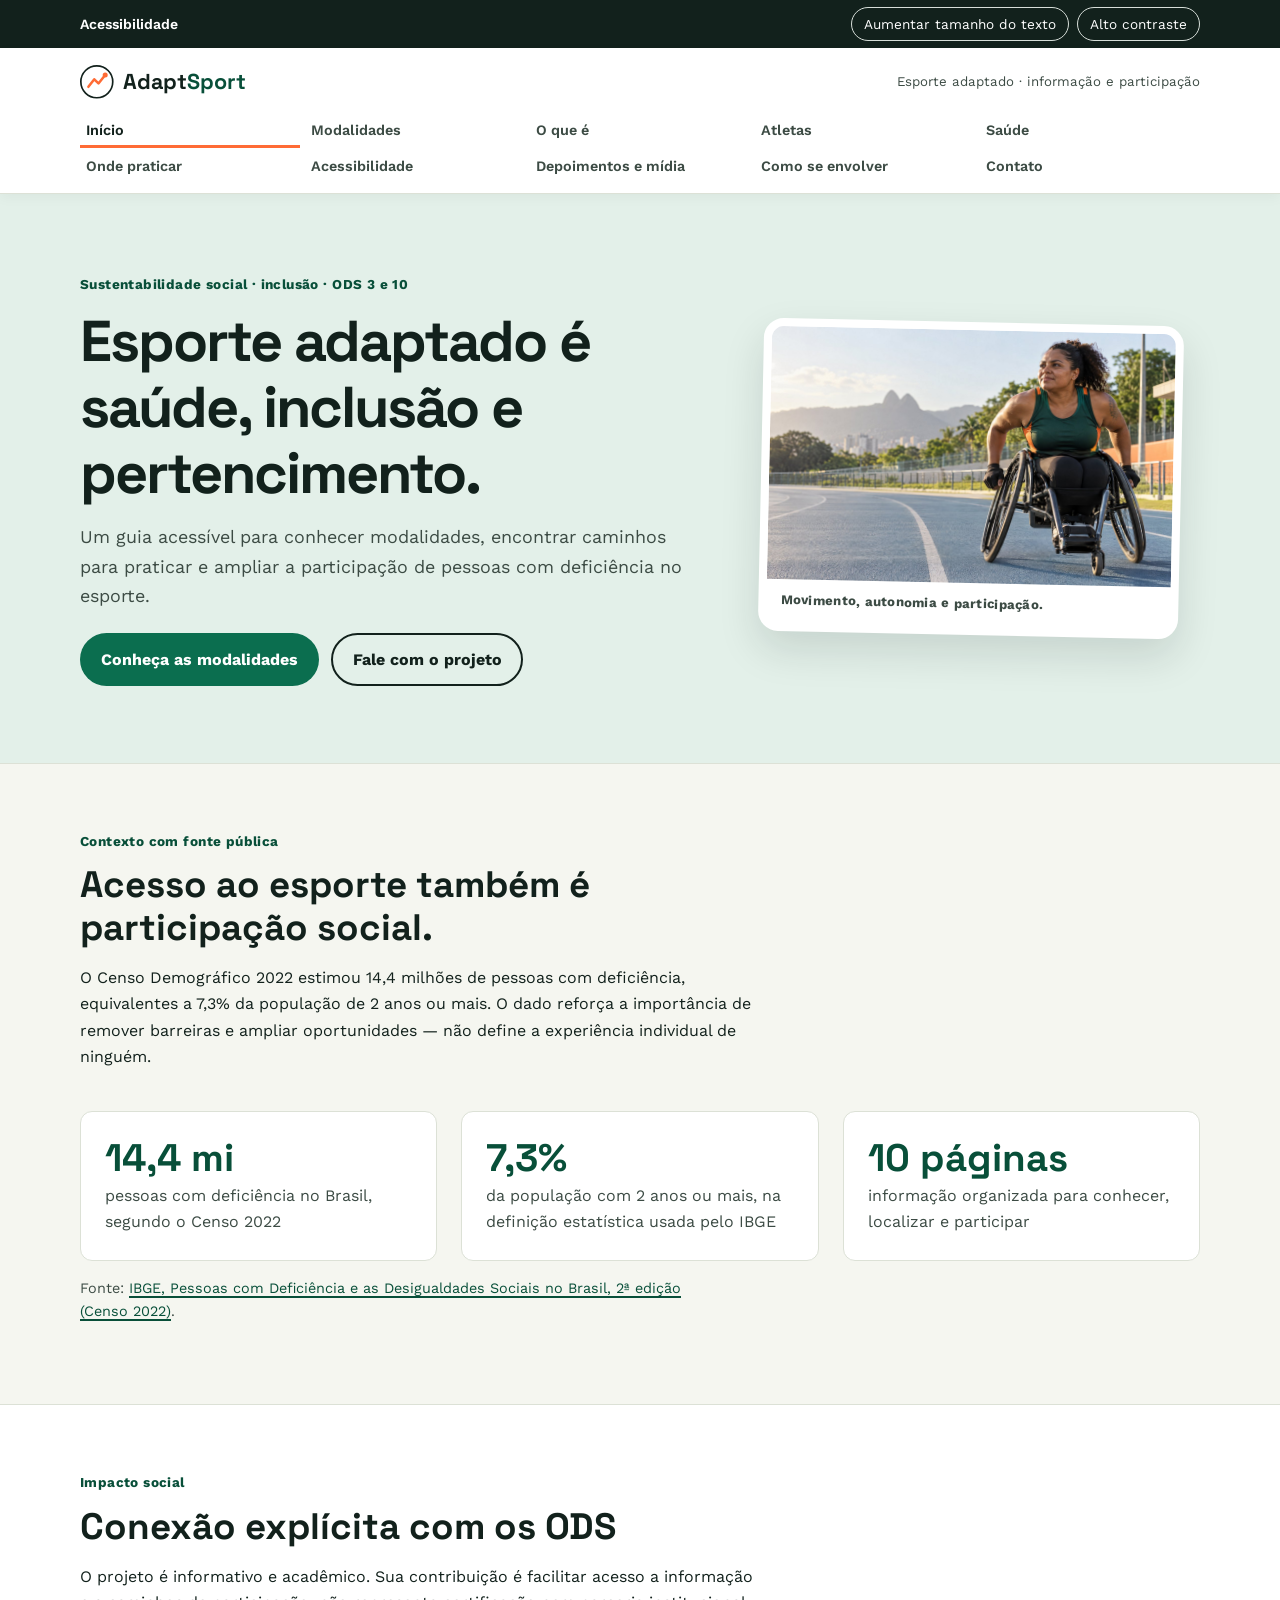
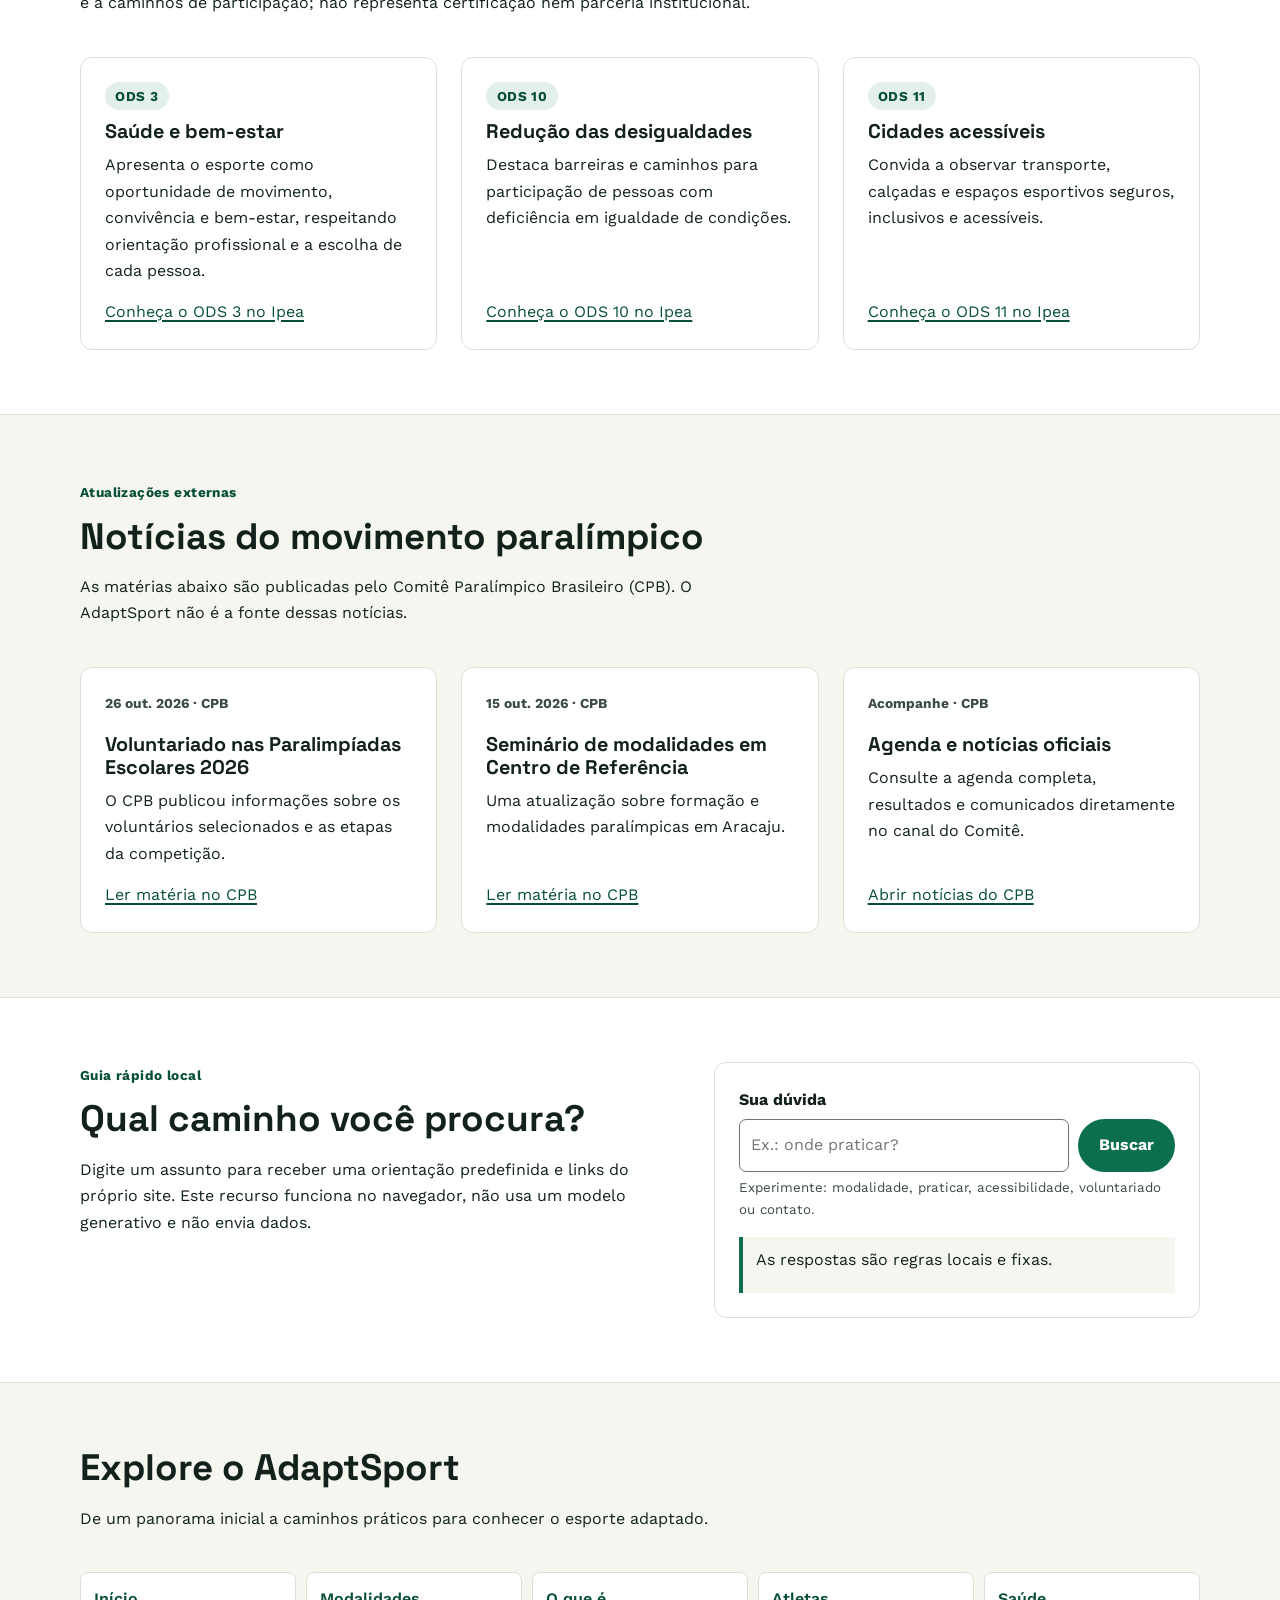
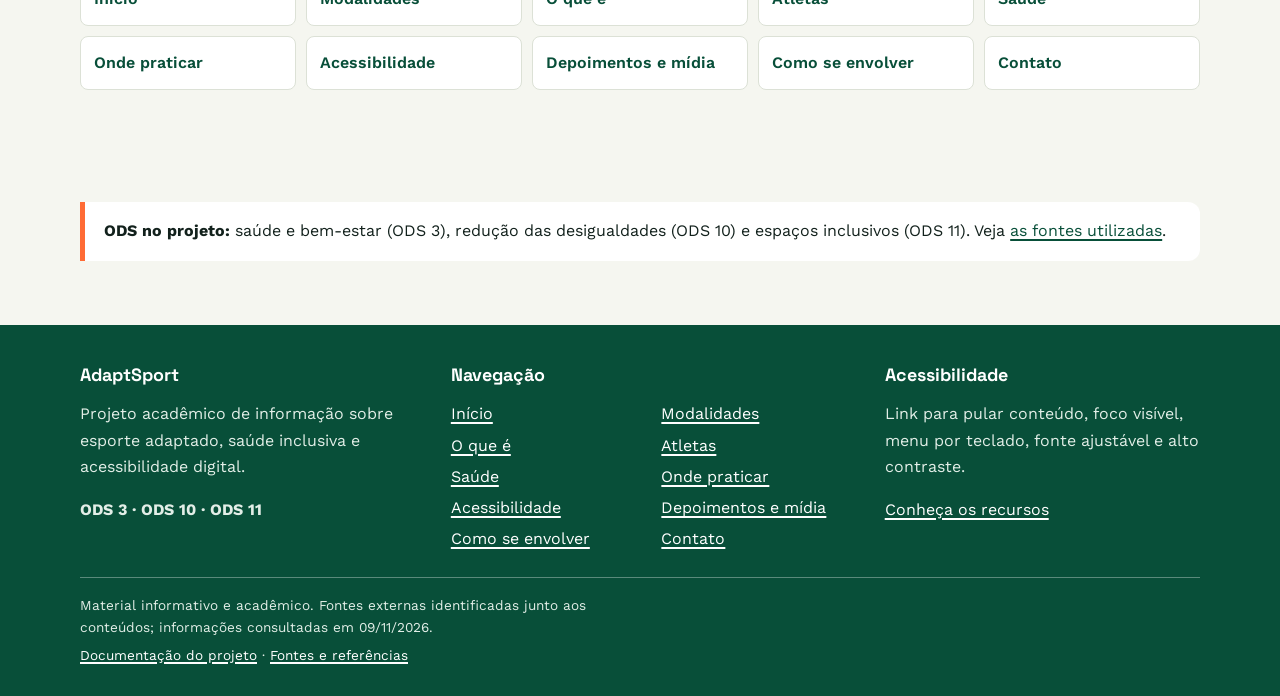
<file: index.html>
<!doctype html>
<!-- Documento HTML5 em português do Brasil. -->
<html lang="pt-BR">
<head>
  <!-- Metadados, título, descrição e carregamento dos estilos/scripts. -->
  <meta charset="utf-8">
  <meta name="viewport" content="width=device-width, initial-scale=1">
  <meta name="description" content="Informação acessível sobre esporte adaptado, modalidades paralímpicas, saúde inclusiva e caminhos para participar.">
  <meta name="theme-color" content="#0B6E4F">
  <title>AdaptSport | Esporte adaptado e saúde inclusiva</title>
  <link rel="stylesheet" href="assets/style.css">
  <script src="assets/a11y.js" defer></script>
  <script src="assets/app.js" defer></script>
</head>
<body>
<!-- Corpo visível da página. -->
<!-- Acessibilidade: permite pular diretamente para o conteúdo. -->
<a class="skip-link" href="#conteudo">Pular para o conteúdo principal</a>
<div class="a11y-bar" role="group" aria-label="Controles de acessibilidade"><div class="container a11y-bar__inner"><span class="a11y-bar__label">Acessibilidade</span><div class="a11y-bar__controls"><button type="button" id="btn-fonte" aria-pressed="false">Aumentar tamanho do texto</button><button type="button" id="btn-contraste" aria-pressed="false">Alto contraste</button></div></div></div>
<!-- Cabeçalho compartilhado: logo, menu e navegação principal. -->
<header class="site-header">
  <div class="container header-top">
    <a class="logo" href="index.html" aria-label="AdaptSport — página inicial"><svg class="logo__mark" viewBox="0 0 40 40" fill="none" aria-hidden="true" focusable="false"><circle cx="20" cy="20" r="19" stroke="currentColor" stroke-width="2"/><path d="M10 26 17 17l5 5 8-10" stroke="#FF6B35" stroke-width="3" stroke-linecap="round" stroke-linejoin="round"/><circle cx="30" cy="12" r="3" fill="#FF6B35"/></svg><span>Adapt<span class="accent-word">Sport</span></span></a>
    <span class="nav-note">Esporte adaptado · informação e participação</span>
    <button class="nav-toggle" id="nav-toggle" type="button" aria-controls="nav-menu" aria-expanded="true">Menu</button>
  </div>
  <nav class="main-nav container" id="nav-menu" aria-label="Navegação principal"><ul><li><a href="index.html" aria-current="page">Início</a></li>
        <li><a href="modalidades.html">Modalidades</a></li>
        <li><a href="esporte-adaptado.html">O que é</a></li>
        <li><a href="atletas.html">Atletas</a></li>
        <li><a href="beneficios-saude.html">Saúde</a></li>
        <li><a href="onde-praticar.html">Onde praticar</a></li>
        <li><a href="acessibilidade.html">Acessibilidade</a></li>
        <li><a href="depoimentos.html">Depoimentos e mídia</a></li>
        <li><a href="envolva-se.html">Como se envolver</a></li>
        <li><a href="contato.html">Contato</a></li></ul></nav>
</header>
<!-- Conteúdo específico desta página. -->
<main id="conteudo" tabindex="-1">

<section class="hero" aria-labelledby="titulo-pagina">
  <div class="container hero__layout">
    <div class="hero__copy">
      <p class="eyebrow">Sustentabilidade social · inclusão · ODS 3 e 10</p>
      <h1 id="titulo-pagina">Esporte adaptado é saúde, inclusão e pertencimento.</h1>
      <p class="lead">Um guia acessível para conhecer modalidades, encontrar caminhos para praticar e ampliar a participação de pessoas com deficiência no esporte.</p>
      <div class="actions">
        <a class="btn btn-primary" href="modalidades.html">Conheça as modalidades</a>
        <a class="btn btn-outline" href="contato.html">Fale com o projeto</a>
      </div>
    </div>
    <figure class="hero-art">
      <img class="hero-image" src="assets/images/hero-esporte-adaptado.jpg" alt="Atleta em cadeira de rodas esportiva treinando em uma pista ao ar livre">
      <figcaption>Movimento, autonomia e participação.</figcaption>
    </figure>
  </div>
</section>
<section class="section" aria-labelledby="impacto-titulo">
  <div class="container">
    <div class="section__head">
      <p class="eyebrow">Contexto com fonte pública</p>
      <h2 id="impacto-titulo">Acesso ao esporte também é participação social.</h2>
      <p>O Censo Demográfico 2022 estimou 14,4 milhões de pessoas com deficiência, equivalentes a 7,3% da população de 2 anos ou mais. O dado reforça a importância de remover barreiras e ampliar oportunidades — não define a experiência individual de ninguém.</p>
    </div>
    <div class="stat-grid">
      <article class="stat-card"><h3>14,4 mi</h3><p>pessoas com deficiência no Brasil, segundo o Censo 2022</p></article>
      <article class="stat-card"><h3>7,3%</h3><p>da população com 2 anos ou mais, na definição estatística usada pelo IBGE</p></article>
      <article class="stat-card"><h3>10 páginas</h3><p>informação organizada para conhecer, localizar e participar</p></article>
    </div>
    <p class="source-note">Fonte: <a href="https://biblioteca.ibge.gov.br/visualizacao/livros/liv102317_informativo.pdf" rel="noopener">IBGE, Pessoas com Deficiência e as Desigualdades Sociais no Brasil, 2ª edição (Censo 2022)</a>.</p>
  </div>
</section>
<section class="section section--alt" aria-labelledby="ods-titulo">
  <div class="container">
    <div class="section__head"><p class="eyebrow">Impacto social</p><h2 id="ods-titulo">Conexão explícita com os ODS</h2><p>O projeto é informativo e acadêmico. Sua contribuição é facilitar acesso a informação e a caminhos de participação; não representa certificação nem parceria institucional.</p></div>
    <div class="card-grid">
      <article class="card"><span class="tag">ODS 3</span><h3>Saúde e bem-estar</h3><p>Apresenta o esporte como oportunidade de movimento, convivência e bem-estar, respeitando orientação profissional e a escolha de cada pessoa.</p><a href="https://www.ipea.gov.br/ods/ods3.html">Conheça o ODS 3 no Ipea</a></article>
      <article class="card"><span class="tag">ODS 10</span><h3>Redução das desigualdades</h3><p>Destaca barreiras e caminhos para participação de pessoas com deficiência em igualdade de condições.</p><a href="https://www.ipea.gov.br/ods/ods10.html">Conheça o ODS 10 no Ipea</a></article>
      <article class="card"><span class="tag">ODS 11</span><h3>Cidades acessíveis</h3><p>Convida a observar transporte, calçadas e espaços esportivos seguros, inclusivos e acessíveis.</p><a href="https://www.ipea.gov.br/ods/ods11.html">Conheça o ODS 11 no Ipea</a></article>
    </div>
  </div>
</section>
<section class="section" aria-labelledby="noticias-titulo">
  <div class="container">
    <div class="section__head"><p class="eyebrow">Atualizações externas</p><h2 id="noticias-titulo">Notícias do movimento paralímpico</h2><p>As matérias abaixo são publicadas pelo Comitê Paralímpico Brasileiro (CPB). O AdaptSport não é a fonte dessas notícias.</p></div>
    <div class="card-grid">
      <article class="card"><p class="meta">26 out. 2026 · CPB</p><h3>Voluntariado nas Paralimpíadas Escolares 2026</h3><p>O CPB publicou informações sobre os voluntários selecionados e as etapas da competição.</p><a href="https://cpb.org.br/noticias/cpb-divulga-lista-de-voluntarios-selecionados-para-as-paralimpiadas-escolares-2026/">Ler matéria no CPB</a></article>
      <article class="card"><p class="meta">15 out. 2026 · CPB</p><h3>Seminário de modalidades em Centro de Referência</h3><p>Uma atualização sobre formação e modalidades paralímpicas em Aracaju.</p><a href="https://cpb.org.br/noticias/cpb-promove-seminario-de-modalidades-paralimpicas-em-centro-de-referencia-de-aracaju-no-sergipe/">Ler matéria no CPB</a></article>
      <article class="card"><p class="meta">Acompanhe · CPB</p><h3>Agenda e notícias oficiais</h3><p>Consulte a agenda completa, resultados e comunicados diretamente no canal do Comitê.</p><a href="https://cpb.org.br/noticias/">Abrir notícias do CPB</a></article>
    </div>
  </div>
</section>
<section class="section section--alt" aria-labelledby="guia-titulo">
  <div class="container two-column">
    <div><p class="eyebrow">Guia rápido local</p><h2 id="guia-titulo">Qual caminho você procura?</h2><p>Digite um assunto para receber uma orientação predefinida e links do próprio site. Este recurso funciona no navegador, não usa um modelo generativo e não envia dados.</p></div>
    <form class="quick-guide" id="guia-form">
      <label for="guia-pergunta">Sua dúvida</label>
      <div class="inline-form"><input id="guia-pergunta" name="pergunta" type="search" autocomplete="off" placeholder="Ex.: onde praticar?" aria-describedby="guia-ajuda"><button class="btn btn-primary" type="submit">Buscar</button></div>
      <small id="guia-ajuda">Experimente: modalidade, praticar, acessibilidade, voluntariado ou contato.</small>
      <p class="guide-answer" id="guia-resposta" role="status" aria-live="polite">As respostas são regras locais e fixas.</p>
    </form>
  </div>
</section>
<section class="section" aria-labelledby="mapa-titulo">
  <div class="container">
    <div class="section__head"><h2 id="mapa-titulo">Explore o AdaptSport</h2><p>De um panorama inicial a caminhos práticos para conhecer o esporte adaptado.</p></div>
    <ul class="page-map"><li><a href="index.html">Início</a></li>
<li><a href="modalidades.html">Modalidades</a></li>
<li><a href="esporte-adaptado.html">O que é</a></li>
<li><a href="atletas.html">Atletas</a></li>
<li><a href="beneficios-saude.html">Saúde</a></li>
<li><a href="onde-praticar.html">Onde praticar</a></li>
<li><a href="acessibilidade.html">Acessibilidade</a></li>
<li><a href="depoimentos.html">Depoimentos e mídia</a></li>
<li><a href="envolva-se.html">Como se envolver</a></li>
<li><a href="contato.html">Contato</a></li></ul>
  </div>
</section>
<aside class="ods-note container"><strong>ODS no projeto:</strong> saúde e bem-estar (ODS 3), redução das desigualdades (ODS 10) e espaços inclusivos (ODS 11). Veja <a href="docs/fontes-e-referencias.md">as fontes utilizadas</a>.</aside>

</main>
<!-- Rodapé compartilhado com navegação, fontes e avisos do projeto. -->
<footer class="site-footer">
  <div class="container footer-grid">
    <section aria-labelledby="rodape-projeto"><h2 id="rodape-projeto">AdaptSport</h2><p>Projeto acadêmico de informação sobre esporte adaptado, saúde inclusiva e acessibilidade digital.</p><p class="footer-ods">ODS 3 · ODS 10 · ODS 11</p></section>
    <nav aria-label="Navegação do rodapé"><h2>Navegação</h2><ul class="footer-nav"><li><a href="index.html">Início</a></li>
          <li><a href="modalidades.html">Modalidades</a></li>
          <li><a href="esporte-adaptado.html">O que é</a></li>
          <li><a href="atletas.html">Atletas</a></li>
          <li><a href="beneficios-saude.html">Saúde</a></li>
          <li><a href="onde-praticar.html">Onde praticar</a></li>
          <li><a href="acessibilidade.html">Acessibilidade</a></li>
          <li><a href="depoimentos.html">Depoimentos e mídia</a></li>
          <li><a href="envolva-se.html">Como se envolver</a></li>
          <li><a href="contato.html">Contato</a></li></ul></nav>
    <section aria-labelledby="rodape-acessibilidade"><h2 id="rodape-acessibilidade">Acessibilidade</h2><p>Link para pular conteúdo, foco visível, menu por teclado, fonte ajustável e alto contraste.</p><p><a href="acessibilidade.html">Conheça os recursos</a></p></section>
  </div>
  <div class="container footer-bottom"><p>Material informativo e acadêmico. Fontes externas identificadas junto aos conteúdos; informações consultadas em 09/11/2026.</p><p><a href="docs/README.md">Documentação do projeto</a> · <a href="docs/fontes-e-referencias.md">Fontes e referências</a></p></div>
</footer>
</body>
</html>
</file>
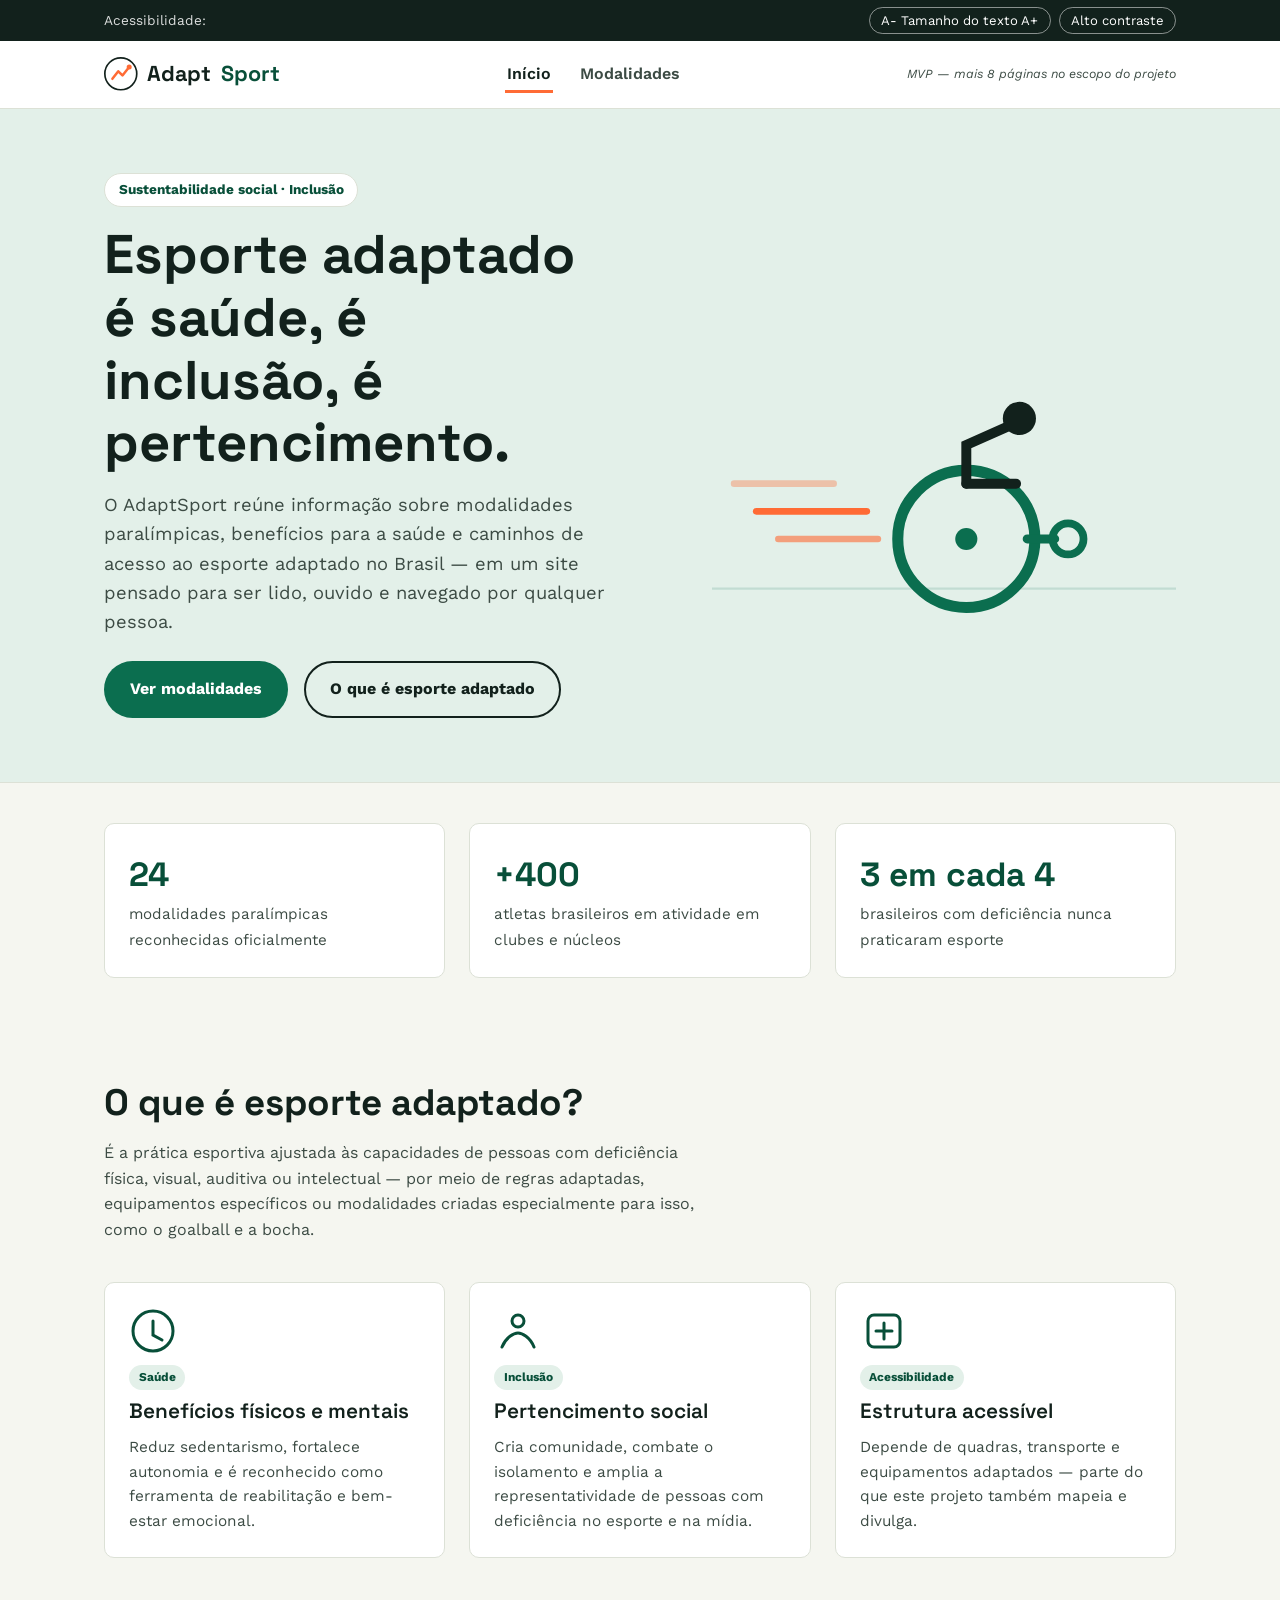
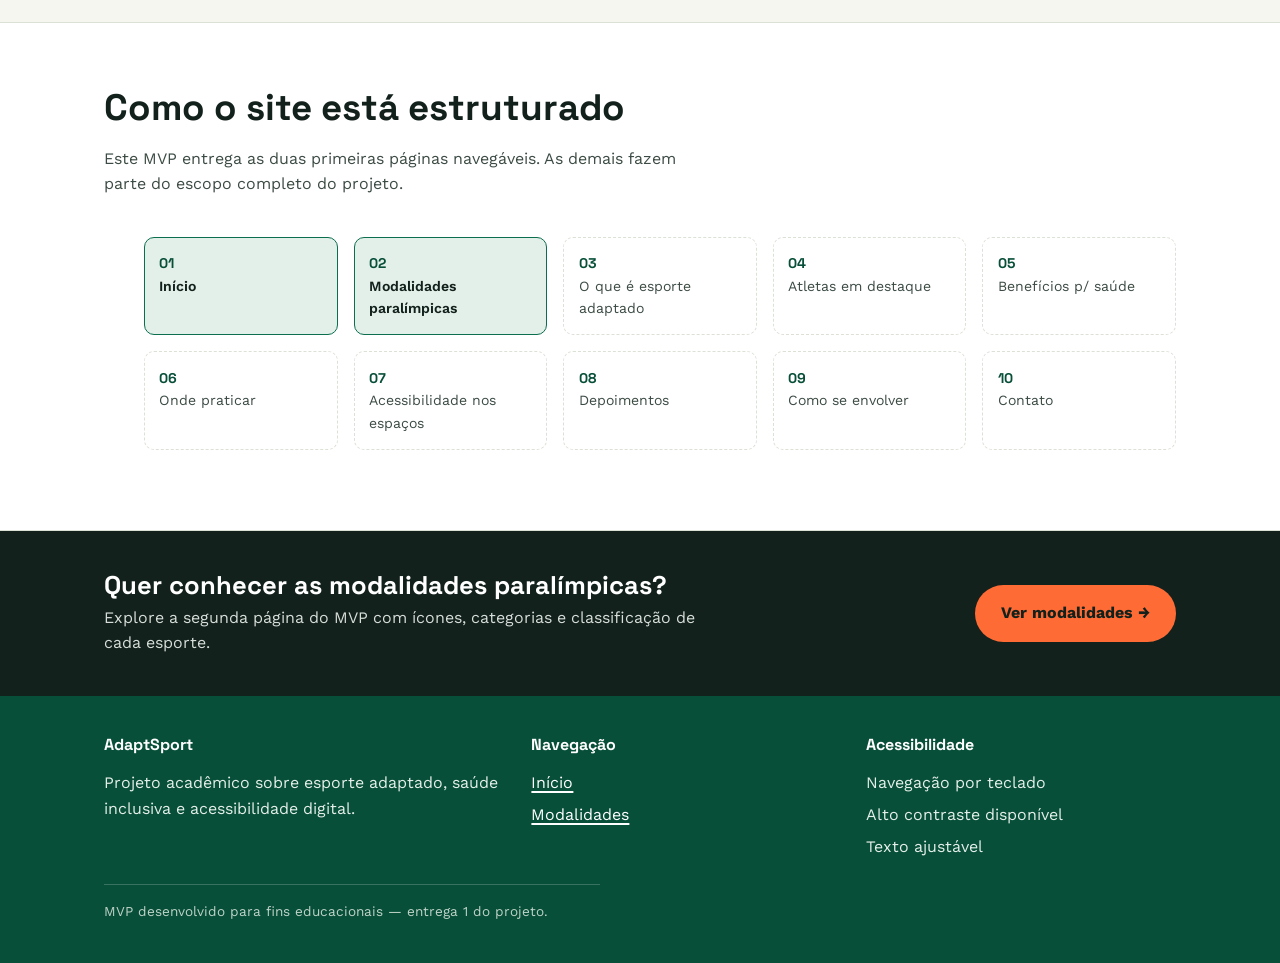
<file: docs/evidencias/mvp-original/index.html>
<!doctype html>
<html lang="pt-BR">
<head>
<meta charset="UTF-8">
<meta name="viewport" content="width=device-width, initial-scale=1">
<title>AdaptSport | Esporte Adaptado e Saúde Inclusiva</title>
<meta name="description" content="AdaptSport é um projeto sobre esporte adaptado, saúde inclusiva e acessibilidade — modalidades paralímpicas, benefícios e como participar.">
<link rel="stylesheet" href="assets/style.css">
</head>
<body>
<a class="skip-link" href="#conteudo">Pular para o conteúdo</a>

<div class="a11y-bar">
  <div class="container">
    <span class="a11y-bar__label">Acessibilidade:</span>
    <div class="a11y-bar__controls">
      <button type="button" id="btn-fonte" aria-pressed="false">A- Tamanho do texto A+</button>
      <button type="button" id="btn-contraste" aria-pressed="false">Alto contraste</button>
    </div>
  </div>
</div>

<header class="site-header">
  <div class="container">
    <a class="logo" href="index.html">
      <svg class="logo__mark" viewBox="0 0 40 40" fill="none" aria-hidden="true">
        <circle cx="20" cy="20" r="19" stroke="currentColor" stroke-width="2"/>
        <path d="M10 26 L17 17 L22 22 L30 12" stroke="#FF6B35" stroke-width="3" stroke-linecap="round" stroke-linejoin="round"/>
        <circle cx="30" cy="12" r="3" fill="#FF6B35"/>
      </svg>
      Adapt<span class="accent-word">Sport</span>
    </a>
    <nav class="main-nav" aria-label="Navegação principal">
      <ul>
        <li><a href="index.html" aria-current="page">Início</a></li>
        <li><a href="modalidades.html">Modalidades</a></li>
      </ul>
    </nav>
    <span class="nav-note">MVP — mais 8 páginas no escopo do projeto</span>
  </div>
</header>

<main id="conteudo">

  <section class="hero">
    <div class="container">
      <div>
        <span class="hero__eyebrow">Sustentabilidade social · Inclusão</span>
        <h1>Esporte adaptado é saúde, é inclusão, é pertencimento.</h1>
        <p class="lead">O AdaptSport reúne informação sobre modalidades paralímpicas, benefícios para a saúde e caminhos de acesso ao esporte adaptado no Brasil — em um site pensado para ser lido, ouvido e navegado por qualquer pessoa.</p>
        <div class="hero__actions">
          <a class="btn btn-primary" href="modalidades.html">Ver modalidades</a>
          <a class="btn btn-outline" href="#sobre">O que é esporte adaptado</a>
        </div>
      </div>
      <svg class="hero__art" viewBox="0 0 420 340" role="img" aria-labelledby="heroArtTitle">
        <title id="heroArtTitle">Ilustração de uma pessoa em cadeira de rodas de corrida em movimento, com linhas de velocidade</title>
        <path d="M0 300 H420" stroke="#0B6E4F" stroke-opacity="0.15" stroke-width="2"/>
        <line x1="40" y1="230" x2="140" y2="230" stroke="#FF6B35" stroke-width="6" stroke-linecap="round"/>
        <line x1="60" y1="255" x2="150" y2="255" stroke="#FF6B35" stroke-width="6" stroke-linecap="round" opacity="0.6"/>
        <line x1="20" y1="205" x2="110" y2="205" stroke="#FF6B35" stroke-width="6" stroke-linecap="round" opacity="0.35"/>
        <circle cx="230" cy="255" r="62" fill="none" stroke="#0B6E4F" stroke-width="10"/>
        <circle cx="230" cy="255" r="10" fill="#0B6E4F"/>
        <path d="M230 205 L230 170 L275 150" stroke="#12211C" stroke-width="9" stroke-linecap="round" fill="none"/>
        <circle cx="278" cy="146" r="15" fill="#12211C"/>
        <path d="M230 205 L275 205" stroke="#12211C" stroke-width="9" stroke-linecap="round"/>
        <path d="M285 255 L310 255" stroke="#0B6E4F" stroke-width="8" stroke-linecap="round"/>
        <circle cx="322" cy="255" r="14" fill="none" stroke="#0B6E4F" stroke-width="7"/>
      </svg>
    </div>
  </section>

  <div class="container">
    <div class="stats">
      <div class="stat"><strong>24</strong><span>modalidades paralímpicas reconhecidas oficialmente</span></div>
      <div class="stat"><strong>+400</strong><span>atletas brasileiros em atividade em clubes e núcleos</span></div>
      <div class="stat"><strong>3 em cada 4</strong><span>brasileiros com deficiência nunca praticaram esporte</span></div>
    </div>
  </div>

  <section class="section" id="sobre">
    <div class="container">
      <div class="section__head">
        <h2>O que é esporte adaptado?</h2>
        <p>É a prática esportiva ajustada às capacidades de pessoas com deficiência física, visual, auditiva ou intelectual — por meio de regras adaptadas, equipamentos específicos ou modalidades criadas especialmente para isso, como o goalball e a bocha.</p>
      </div>
      <div class="grid">
        <article class="card">
          <svg class="card__icon" viewBox="0 0 48 48" fill="none" aria-hidden="true"><circle cx="24" cy="24" r="20" stroke="currentColor" stroke-width="3"/><path d="M24 14v14l9 5" stroke="currentColor" stroke-width="3" stroke-linecap="round"/></svg>
          <span class="tag">Saúde</span>
          <h3>Benefícios físicos e mentais</h3>
          <p>Reduz sedentarismo, fortalece autonomia e é reconhecido como ferramenta de reabilitação e bem-estar emocional.</p>
        </article>
        <article class="card">
          <svg class="card__icon" viewBox="0 0 48 48" fill="none" aria-hidden="true"><path d="M8 40c4-10 12-14 16-14s12 4 16 14" stroke="currentColor" stroke-width="3" stroke-linecap="round"/><circle cx="24" cy="14" r="6" stroke="currentColor" stroke-width="3"/></svg>
          <span class="tag">Inclusão</span>
          <h3>Pertencimento social</h3>
          <p>Cria comunidade, combate o isolamento e amplia a representatividade de pessoas com deficiência no esporte e na mídia.</p>
        </article>
        <article class="card">
          <svg class="card__icon" viewBox="0 0 48 48" fill="none" aria-hidden="true"><rect x="8" y="8" width="32" height="32" rx="6" stroke="currentColor" stroke-width="3"/><path d="M16 24h16M24 16v16" stroke="currentColor" stroke-width="3" stroke-linecap="round"/></svg>
          <span class="tag">Acessibilidade</span>
          <h3>Estrutura acessível</h3>
          <p>Depende de quadras, transporte e equipamentos adaptados — parte do que este projeto também mapeia e divulga.</p>
        </article>
      </div>
    </div>
  </section>

  <section class="section section--alt">
    <div class="container">
      <div class="section__head">
        <h2>Como o site está estruturado</h2>
        <p>Este MVP entrega as duas primeiras páginas navegáveis. As demais fazem parte do escopo completo do projeto.</p>
      </div>
      <ul class="roadmap">
        <li class="is-live"><span class="n">01</span>Início</li>
        <li class="is-live"><span class="n">02</span>Modalidades paralímpicas</li>
        <li><span class="n">03</span>O que é esporte adaptado</li>
        <li><span class="n">04</span>Atletas em destaque</li>
        <li><span class="n">05</span>Benefícios p/ saúde</li>
        <li><span class="n">06</span>Onde praticar</li>
        <li><span class="n">07</span>Acessibilidade nos espaços</li>
        <li><span class="n">08</span>Depoimentos</li>
        <li><span class="n">09</span>Como se envolver</li>
        <li><span class="n">10</span>Contato</li>
      </ul>
    </div>
  </section>

  <section class="cta-strip">
    <div class="container">
      <div>
        <h2>Quer conhecer as modalidades paralímpicas?</h2>
        <p>Explore a segunda página do MVP com ícones, categorias e classificação de cada esporte.</p>
      </div>
      <a class="btn btn-accent" href="modalidades.html">Ver modalidades →</a>
    </div>
  </section>

</main>

<footer class="site-footer">
  <div class="container">
    <div class="footer-grid">
      <div>
        <h4>AdaptSport</h4>
        <p>Projeto acadêmico sobre esporte adaptado, saúde inclusiva e acessibilidade digital.</p>
      </div>
      <div>
        <h4>Navegação</h4>
        <ul>
          <li><a href="index.html">Início</a></li>
          <li><a href="modalidades.html">Modalidades</a></li>
        </ul>
      </div>
      <div>
        <h4>Acessibilidade</h4>
        <ul>
          <li>Navegação por teclado</li>
          <li>Alto contraste disponível</li>
          <li>Texto ajustável</li>
        </ul>
      </div>
    </div>
    <p class="footer-bottom">MVP desenvolvido para fins educacionais — entrega 1 do projeto.</p>
  </div>
</footer>

<script src="assets/a11y.js"></script>
</body>
</html>
</file>
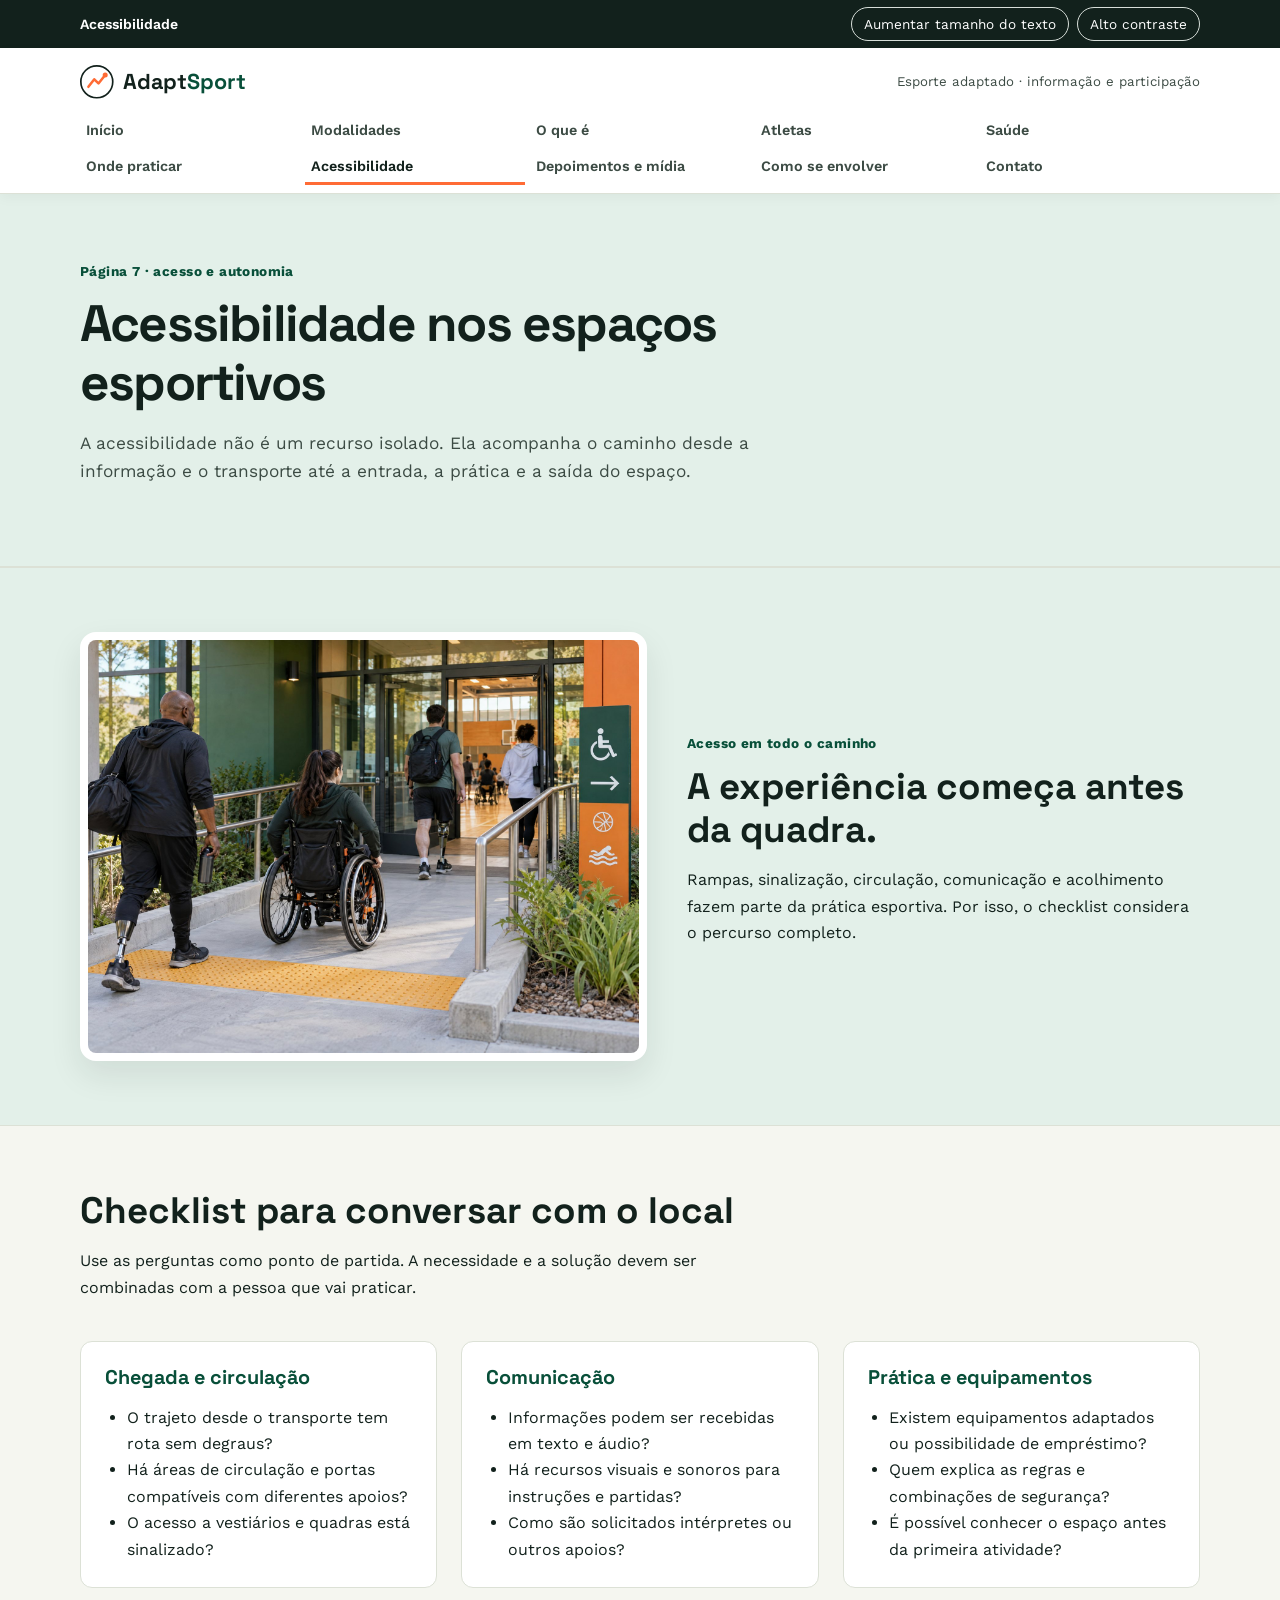
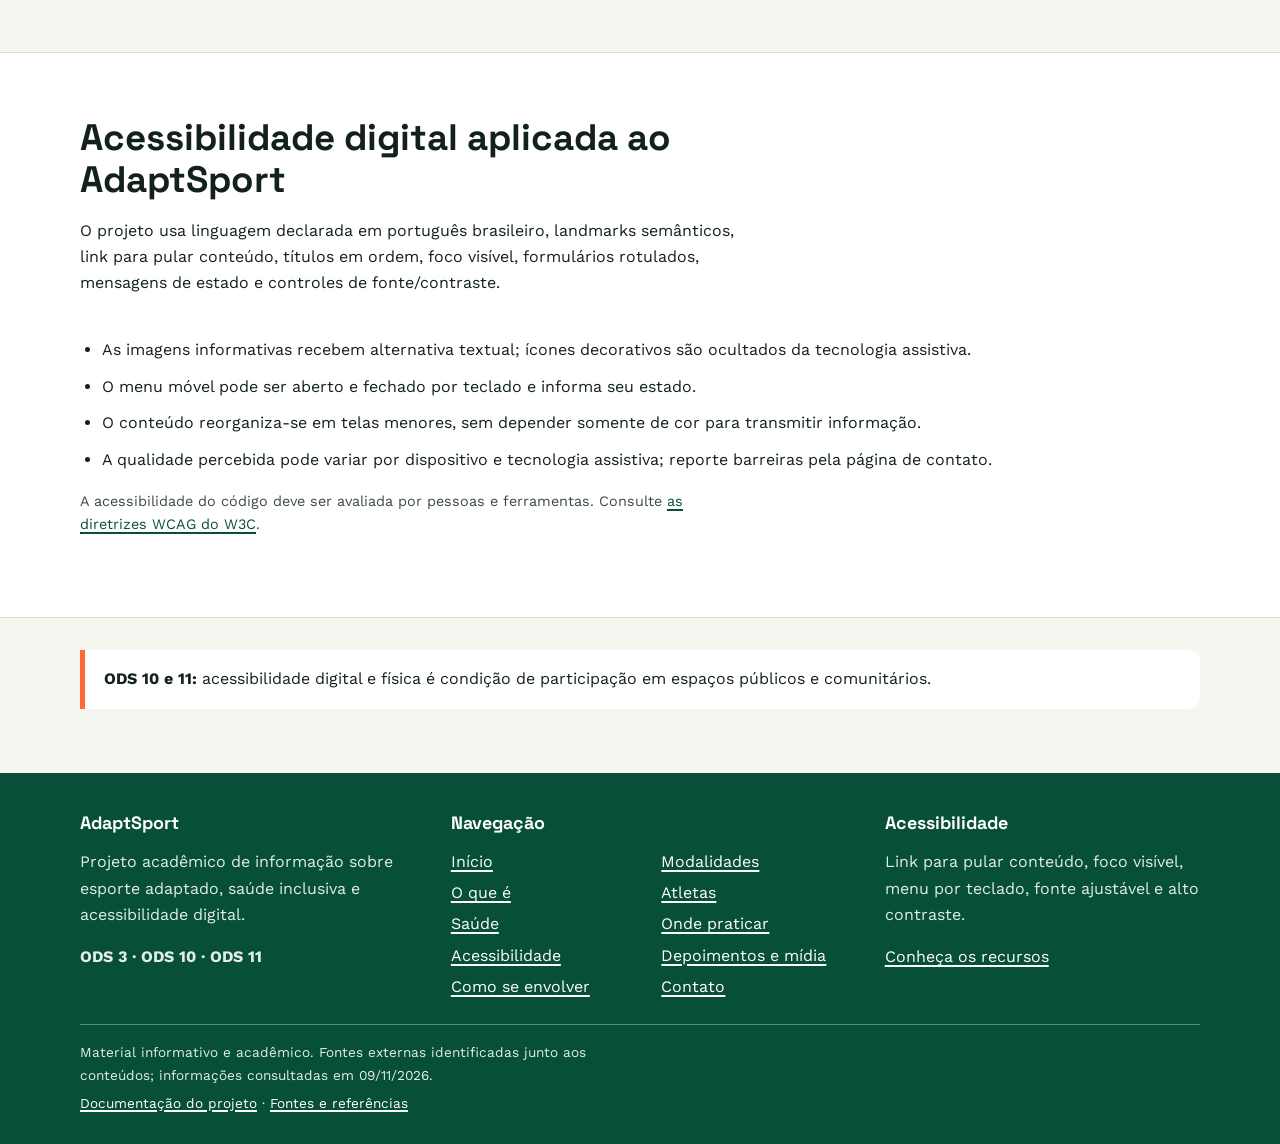
<file: acessibilidade.html>
<!doctype html>
<!-- Documento HTML5 em português do Brasil. -->
<html lang="pt-BR">
<head>
  <!-- Metadados, título, descrição e carregamento dos estilos/scripts. -->
  <meta charset="utf-8">
  <meta name="viewport" content="width=device-width, initial-scale=1">
  <meta name="description" content="Checklist de acessibilidade física, comunicacional e digital para espaços esportivos inclusivos.">
  <meta name="theme-color" content="#0B6E4F">
  <title>Acessibilidade nos espaços esportivos | AdaptSport</title>
  <link rel="stylesheet" href="assets/style.css">
  <script src="assets/a11y.js" defer></script>
  <script src="assets/app.js" defer></script>
</head>
<body>
<!-- Corpo visível da página. -->
<!-- Acessibilidade: permite pular diretamente para o conteúdo. -->
<a class="skip-link" href="#conteudo">Pular para o conteúdo principal</a>
<div class="a11y-bar" role="group" aria-label="Controles de acessibilidade"><div class="container a11y-bar__inner"><span class="a11y-bar__label">Acessibilidade</span><div class="a11y-bar__controls"><button type="button" id="btn-fonte" aria-pressed="false">Aumentar tamanho do texto</button><button type="button" id="btn-contraste" aria-pressed="false">Alto contraste</button></div></div></div>
<!-- Cabeçalho compartilhado: logo, menu e navegação principal. -->
<header class="site-header">
  <div class="container header-top">
    <a class="logo" href="index.html" aria-label="AdaptSport — página inicial"><svg class="logo__mark" viewBox="0 0 40 40" fill="none" aria-hidden="true" focusable="false"><circle cx="20" cy="20" r="19" stroke="currentColor" stroke-width="2"/><path d="M10 26 17 17l5 5 8-10" stroke="#FF6B35" stroke-width="3" stroke-linecap="round" stroke-linejoin="round"/><circle cx="30" cy="12" r="3" fill="#FF6B35"/></svg><span>Adapt<span class="accent-word">Sport</span></span></a>
    <span class="nav-note">Esporte adaptado · informação e participação</span>
    <button class="nav-toggle" id="nav-toggle" type="button" aria-controls="nav-menu" aria-expanded="true">Menu</button>
  </div>
  <nav class="main-nav container" id="nav-menu" aria-label="Navegação principal"><ul><li><a href="index.html">Início</a></li>
        <li><a href="modalidades.html">Modalidades</a></li>
        <li><a href="esporte-adaptado.html">O que é</a></li>
        <li><a href="atletas.html">Atletas</a></li>
        <li><a href="beneficios-saude.html">Saúde</a></li>
        <li><a href="onde-praticar.html">Onde praticar</a></li>
        <li><a href="acessibilidade.html" aria-current="page">Acessibilidade</a></li>
        <li><a href="depoimentos.html">Depoimentos e mídia</a></li>
        <li><a href="envolva-se.html">Como se envolver</a></li>
        <li><a href="contato.html">Contato</a></li></ul></nav>
</header>
<!-- Conteúdo específico desta página. -->
<main id="conteudo" tabindex="-1">

<section class="page-hero" aria-labelledby="titulo-pagina"><div class="container"><p class="eyebrow">Página 7 · acesso e autonomia</p><h1 id="titulo-pagina">Acessibilidade nos espaços esportivos</h1><p class="lead">A acessibilidade não é um recurso isolado. Ela acompanha o caminho desde a informação e o transporte até a entrada, a prática e a saída do espaço.</p></div></section>
<section class="section section--visual-intro" aria-labelledby="acessibilidade-imagem-titulo"><div class="container image-intro"><div class="image-intro__media"><img src="assets/images/acessibilidade-esporte.jpg" alt="Pessoa em cadeira de rodas usando uma rampa acessível na entrada de um centro esportivo"></div><div><p class="eyebrow">Acesso em todo o caminho</p><h2 id="acessibilidade-imagem-titulo">A experiência começa antes da quadra.</h2><p>Rampas, sinalização, circulação, comunicação e acolhimento fazem parte da prática esportiva. Por isso, o checklist considera o percurso completo.</p></div></div></section>
<section class="section" aria-labelledby="espaco-titulo"><div class="container"><div class="section__head"><h2 id="espaco-titulo">Checklist para conversar com o local</h2><p>Use as perguntas como ponto de partida. A necessidade e a solução devem ser combinadas com a pessoa que vai praticar.</p></div><div class="check-grid"><article class="check-card"><h3>Chegada e circulação</h3><ul><li>O trajeto desde o transporte tem rota sem degraus?</li><li>Há áreas de circulação e portas compatíveis com diferentes apoios?</li><li>O acesso a vestiários e quadras está sinalizado?</li></ul></article><article class="check-card"><h3>Comunicação</h3><ul><li>Informações podem ser recebidas em texto e áudio?</li><li>Há recursos visuais e sonoros para instruções e partidas?</li><li>Como são solicitados intérpretes ou outros apoios?</li></ul></article><article class="check-card"><h3>Prática e equipamentos</h3><ul><li>Existem equipamentos adaptados ou possibilidade de empréstimo?</li><li>Quem explica as regras e combinações de segurança?</li><li>É possível conhecer o espaço antes da primeira atividade?</li></ul></article></div></div></section>
<section class="section section--alt" aria-labelledby="site-titulo"><div class="container"><div class="section__head"><h2 id="site-titulo">Acessibilidade digital aplicada ao AdaptSport</h2><p>O projeto usa linguagem declarada em português brasileiro, landmarks semânticos, link para pular conteúdo, títulos em ordem, foco visível, formulários rotulados, mensagens de estado e controles de fonte/contraste.</p></div><ul class="feature-list"><li>As imagens informativas recebem alternativa textual; ícones decorativos são ocultados da tecnologia assistiva.</li><li>O menu móvel pode ser aberto e fechado por teclado e informa seu estado.</li><li>O conteúdo reorganiza-se em telas menores, sem depender somente de cor para transmitir informação.</li><li>A qualidade percebida pode variar por dispositivo e tecnologia assistiva; reporte barreiras pela página de contato.</li></ul><p class="source-note">A acessibilidade do código deve ser avaliada por pessoas e ferramentas. Consulte <a href="https://www.w3.org/WAI/standards-guidelines/wcag/">as diretrizes WCAG do W3C</a>.</p></div></section>
<aside class="ods-note container"><strong>ODS 10 e 11:</strong> acessibilidade digital e física é condição de participação em espaços públicos e comunitários.</aside>

</main>
<!-- Rodapé compartilhado com navegação, fontes e avisos do projeto. -->
<footer class="site-footer">
  <div class="container footer-grid">
    <section aria-labelledby="rodape-projeto"><h2 id="rodape-projeto">AdaptSport</h2><p>Projeto acadêmico de informação sobre esporte adaptado, saúde inclusiva e acessibilidade digital.</p><p class="footer-ods">ODS 3 · ODS 10 · ODS 11</p></section>
    <nav aria-label="Navegação do rodapé"><h2>Navegação</h2><ul class="footer-nav"><li><a href="index.html">Início</a></li>
          <li><a href="modalidades.html">Modalidades</a></li>
          <li><a href="esporte-adaptado.html">O que é</a></li>
          <li><a href="atletas.html">Atletas</a></li>
          <li><a href="beneficios-saude.html">Saúde</a></li>
          <li><a href="onde-praticar.html">Onde praticar</a></li>
          <li><a href="acessibilidade.html">Acessibilidade</a></li>
          <li><a href="depoimentos.html">Depoimentos e mídia</a></li>
          <li><a href="envolva-se.html">Como se envolver</a></li>
          <li><a href="contato.html">Contato</a></li></ul></nav>
    <section aria-labelledby="rodape-acessibilidade"><h2 id="rodape-acessibilidade">Acessibilidade</h2><p>Link para pular conteúdo, foco visível, menu por teclado, fonte ajustável e alto contraste.</p><p><a href="acessibilidade.html">Conheça os recursos</a></p></section>
  </div>
  <div class="container footer-bottom"><p>Material informativo e acadêmico. Fontes externas identificadas junto aos conteúdos; informações consultadas em 09/11/2026.</p><p><a href="docs/README.md">Documentação do projeto</a> · <a href="docs/fontes-e-referencias.md">Fontes e referências</a></p></div>
</footer>
</body>
</html>
</file>
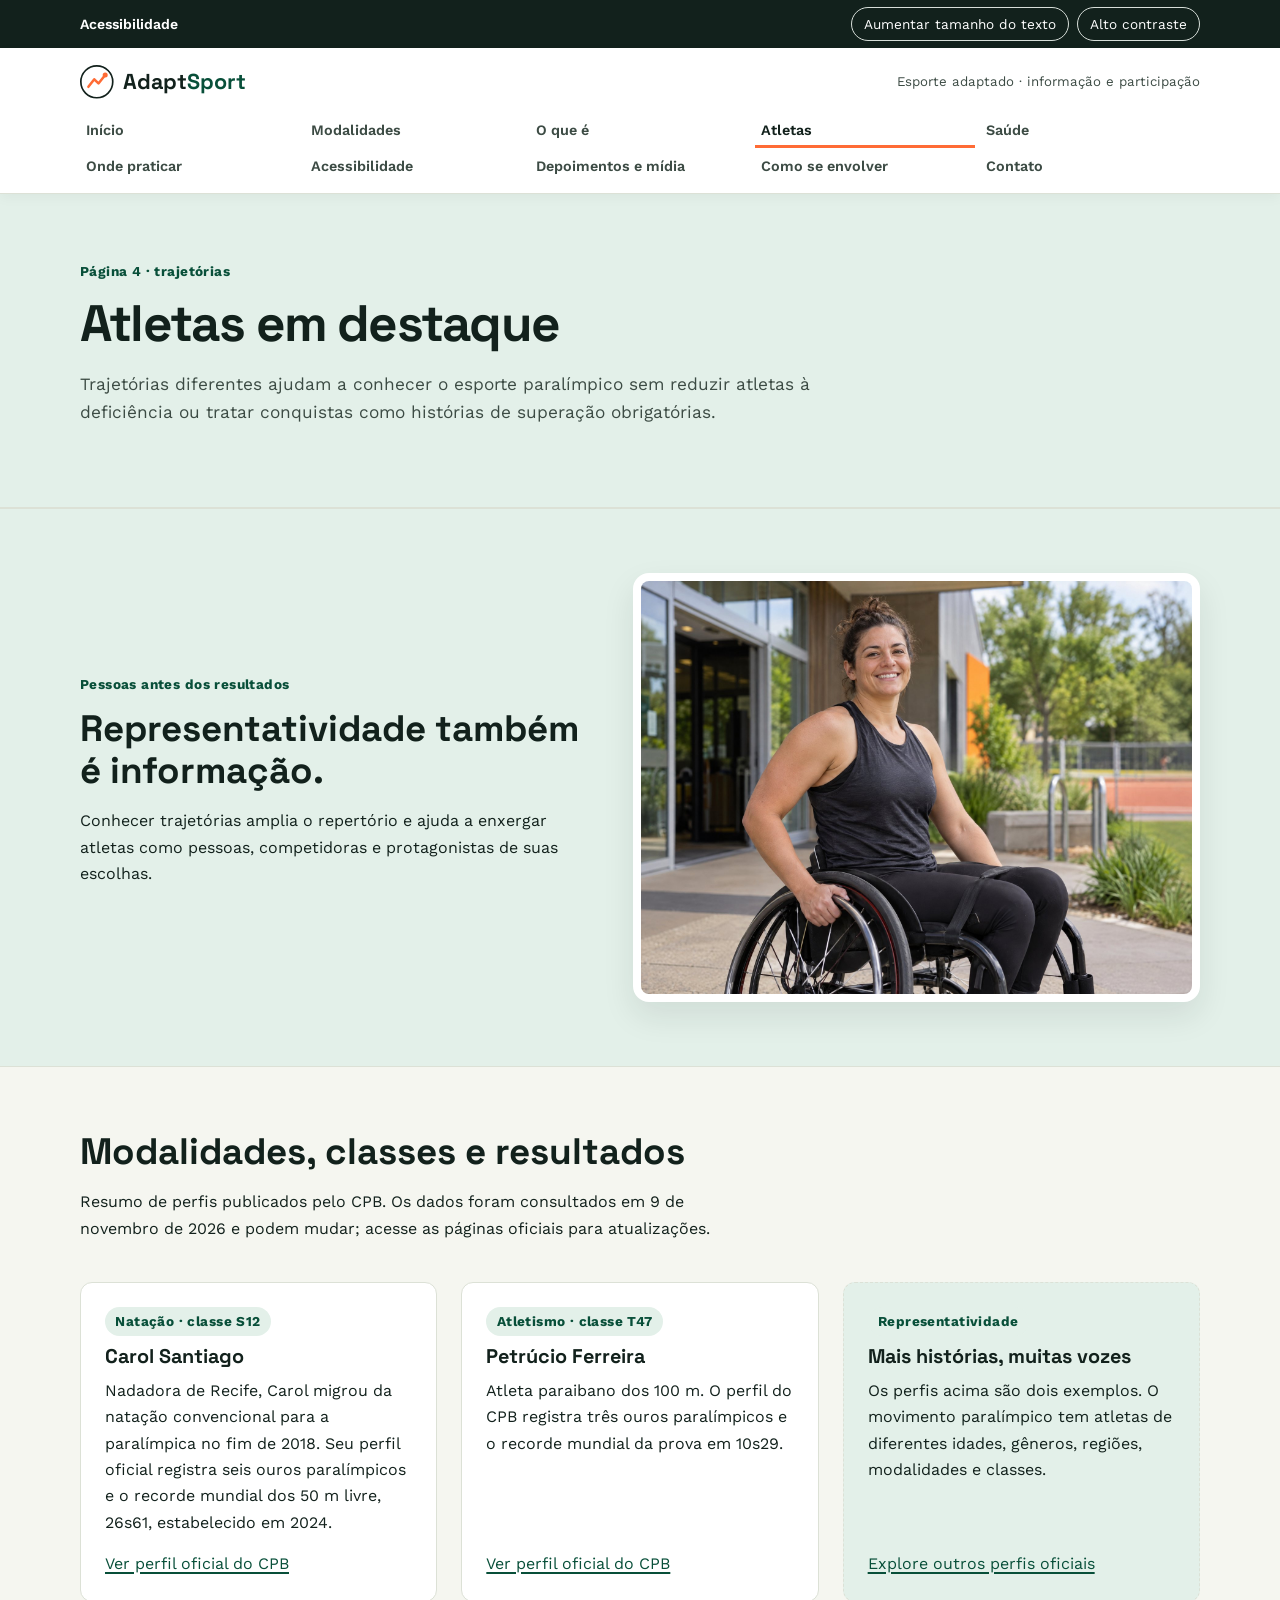
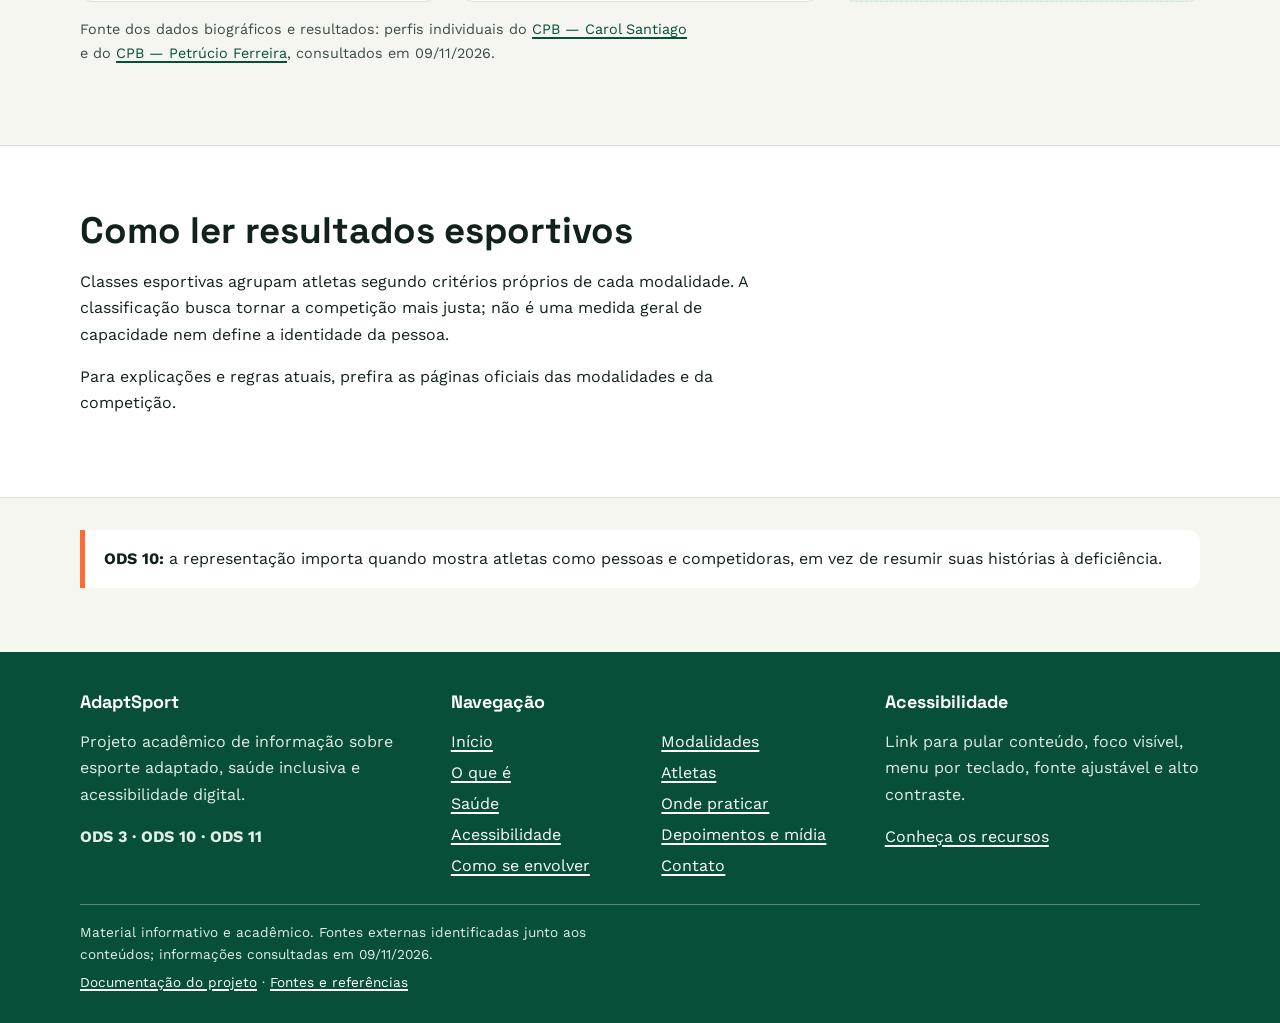
<file: atletas.html>
<!doctype html>
<!-- Documento HTML5 em português do Brasil. -->
<html lang="pt-BR">
<head>
  <!-- Metadados, título, descrição e carregamento dos estilos/scripts. -->
  <meta charset="utf-8">
  <meta name="viewport" content="width=device-width, initial-scale=1">
  <meta name="description" content="Perfis de atletas paralímpicos brasileiros com informações atribuídas ao Comitê Paralímpico Brasileiro.">
  <meta name="theme-color" content="#0B6E4F">
  <title>Atletas em destaque | AdaptSport</title>
  <link rel="stylesheet" href="assets/style.css">
  <script src="assets/a11y.js" defer></script>
  <script src="assets/app.js" defer></script>
</head>
<body>
<!-- Corpo visível da página. -->
<!-- Acessibilidade: permite pular diretamente para o conteúdo. -->
<a class="skip-link" href="#conteudo">Pular para o conteúdo principal</a>
<div class="a11y-bar" role="group" aria-label="Controles de acessibilidade"><div class="container a11y-bar__inner"><span class="a11y-bar__label">Acessibilidade</span><div class="a11y-bar__controls"><button type="button" id="btn-fonte" aria-pressed="false">Aumentar tamanho do texto</button><button type="button" id="btn-contraste" aria-pressed="false">Alto contraste</button></div></div></div>
<!-- Cabeçalho compartilhado: logo, menu e navegação principal. -->
<header class="site-header">
  <div class="container header-top">
    <a class="logo" href="index.html" aria-label="AdaptSport — página inicial"><svg class="logo__mark" viewBox="0 0 40 40" fill="none" aria-hidden="true" focusable="false"><circle cx="20" cy="20" r="19" stroke="currentColor" stroke-width="2"/><path d="M10 26 17 17l5 5 8-10" stroke="#FF6B35" stroke-width="3" stroke-linecap="round" stroke-linejoin="round"/><circle cx="30" cy="12" r="3" fill="#FF6B35"/></svg><span>Adapt<span class="accent-word">Sport</span></span></a>
    <span class="nav-note">Esporte adaptado · informação e participação</span>
    <button class="nav-toggle" id="nav-toggle" type="button" aria-controls="nav-menu" aria-expanded="true">Menu</button>
  </div>
  <nav class="main-nav container" id="nav-menu" aria-label="Navegação principal"><ul><li><a href="index.html">Início</a></li>
        <li><a href="modalidades.html">Modalidades</a></li>
        <li><a href="esporte-adaptado.html">O que é</a></li>
        <li><a href="atletas.html" aria-current="page">Atletas</a></li>
        <li><a href="beneficios-saude.html">Saúde</a></li>
        <li><a href="onde-praticar.html">Onde praticar</a></li>
        <li><a href="acessibilidade.html">Acessibilidade</a></li>
        <li><a href="depoimentos.html">Depoimentos e mídia</a></li>
        <li><a href="envolva-se.html">Como se envolver</a></li>
        <li><a href="contato.html">Contato</a></li></ul></nav>
</header>
<!-- Conteúdo específico desta página. -->
<main id="conteudo" tabindex="-1">

<section class="page-hero" aria-labelledby="titulo-pagina"><div class="container"><p class="eyebrow">Página 4 · trajetórias</p><h1 id="titulo-pagina">Atletas em destaque</h1><p class="lead">Trajetórias diferentes ajudam a conhecer o esporte paralímpico sem reduzir atletas à deficiência ou tratar conquistas como histórias de superação obrigatórias.</p></div></section>
<section class="section section--visual-intro" aria-labelledby="atleta-imagem-titulo"><div class="container image-intro image-intro--reverse"><div class="image-intro__media"><img src="assets/images/atleta-inclusao.jpg" alt="Atleta sorrindo em uma cadeira de rodas diante de um centro esportivo acessível"></div><div><p class="eyebrow">Pessoas antes dos resultados</p><h2 id="atleta-imagem-titulo">Representatividade também é informação.</h2><p>Conhecer trajetórias amplia o repertório e ajuda a enxergar atletas como pessoas, competidoras e protagonistas de suas escolhas.</p></div></div></section>
<section class="section" aria-labelledby="perfis-titulo"><div class="container"><div class="section__head"><h2 id="perfis-titulo">Modalidades, classes e resultados</h2><p>Resumo de perfis publicados pelo CPB. Os dados foram consultados em 9 de novembro de 2026 e podem mudar; acesse as páginas oficiais para atualizações.</p></div><div class="card-grid athlete-grid">
  <article class="card athlete-card"><span class="tag">Natação · classe S12</span><h3>Carol Santiago</h3><p>Nadadora de Recife, Carol migrou da natação convencional para a paralímpica no fim de 2018. Seu perfil oficial registra seis ouros paralímpicos e o recorde mundial dos 50 m livre, 26s61, estabelecido em 2024.</p><a href="https://cpb.org.br/atletas/maria-carolina-santiago/">Ver perfil oficial do CPB</a></article>
  <article class="card athlete-card"><span class="tag">Atletismo · classe T47</span><h3>Petrúcio Ferreira</h3><p>Atleta paraibano dos 100 m. O perfil do CPB registra três ouros paralímpicos e o recorde mundial da prova em 10s29.</p><a href="https://cpb.org.br/atletas/petrucio-ferreira-dos-santos/">Ver perfil oficial do CPB</a></article>
  <article class="card athlete-card athlete-card--note"><span class="tag">Representatividade</span><h3>Mais histórias, muitas vozes</h3><p>Os perfis acima são dois exemplos. O movimento paralímpico tem atletas de diferentes idades, gêneros, regiões, modalidades e classes.</p><a href="https://cpb.org.br/atletas/">Explore outros perfis oficiais</a></article>
</div><p class="source-note">Fonte dos dados biográficos e resultados: perfis individuais do <a href="https://cpb.org.br/atletas/maria-carolina-santiago/">CPB — Carol Santiago</a> e do <a href="https://cpb.org.br/atletas/petrucio-ferreira-dos-santos/">CPB — Petrúcio Ferreira</a>, consultados em 09/11/2026.</p></div></section>
<section class="section section--alt" aria-labelledby="olhar-titulo"><div class="container"><h2 id="olhar-titulo">Como ler resultados esportivos</h2><p>Classes esportivas agrupam atletas segundo critérios próprios de cada modalidade. A classificação busca tornar a competição mais justa; não é uma medida geral de capacidade nem define a identidade da pessoa.</p><p>Para explicações e regras atuais, prefira as páginas oficiais das modalidades e da competição.</p></div></section>
<aside class="ods-note container"><strong>ODS 10:</strong> a representação importa quando mostra atletas como pessoas e competidoras, em vez de resumir suas histórias à deficiência.</aside>

</main>
<!-- Rodapé compartilhado com navegação, fontes e avisos do projeto. -->
<footer class="site-footer">
  <div class="container footer-grid">
    <section aria-labelledby="rodape-projeto"><h2 id="rodape-projeto">AdaptSport</h2><p>Projeto acadêmico de informação sobre esporte adaptado, saúde inclusiva e acessibilidade digital.</p><p class="footer-ods">ODS 3 · ODS 10 · ODS 11</p></section>
    <nav aria-label="Navegação do rodapé"><h2>Navegação</h2><ul class="footer-nav"><li><a href="index.html">Início</a></li>
          <li><a href="modalidades.html">Modalidades</a></li>
          <li><a href="esporte-adaptado.html">O que é</a></li>
          <li><a href="atletas.html">Atletas</a></li>
          <li><a href="beneficios-saude.html">Saúde</a></li>
          <li><a href="onde-praticar.html">Onde praticar</a></li>
          <li><a href="acessibilidade.html">Acessibilidade</a></li>
          <li><a href="depoimentos.html">Depoimentos e mídia</a></li>
          <li><a href="envolva-se.html">Como se envolver</a></li>
          <li><a href="contato.html">Contato</a></li></ul></nav>
    <section aria-labelledby="rodape-acessibilidade"><h2 id="rodape-acessibilidade">Acessibilidade</h2><p>Link para pular conteúdo, foco visível, menu por teclado, fonte ajustável e alto contraste.</p><p><a href="acessibilidade.html">Conheça os recursos</a></p></section>
  </div>
  <div class="container footer-bottom"><p>Material informativo e acadêmico. Fontes externas identificadas junto aos conteúdos; informações consultadas em 09/11/2026.</p><p><a href="docs/README.md">Documentação do projeto</a> · <a href="docs/fontes-e-referencias.md">Fontes e referências</a></p></div>
</footer>
</body>
</html>
</file>
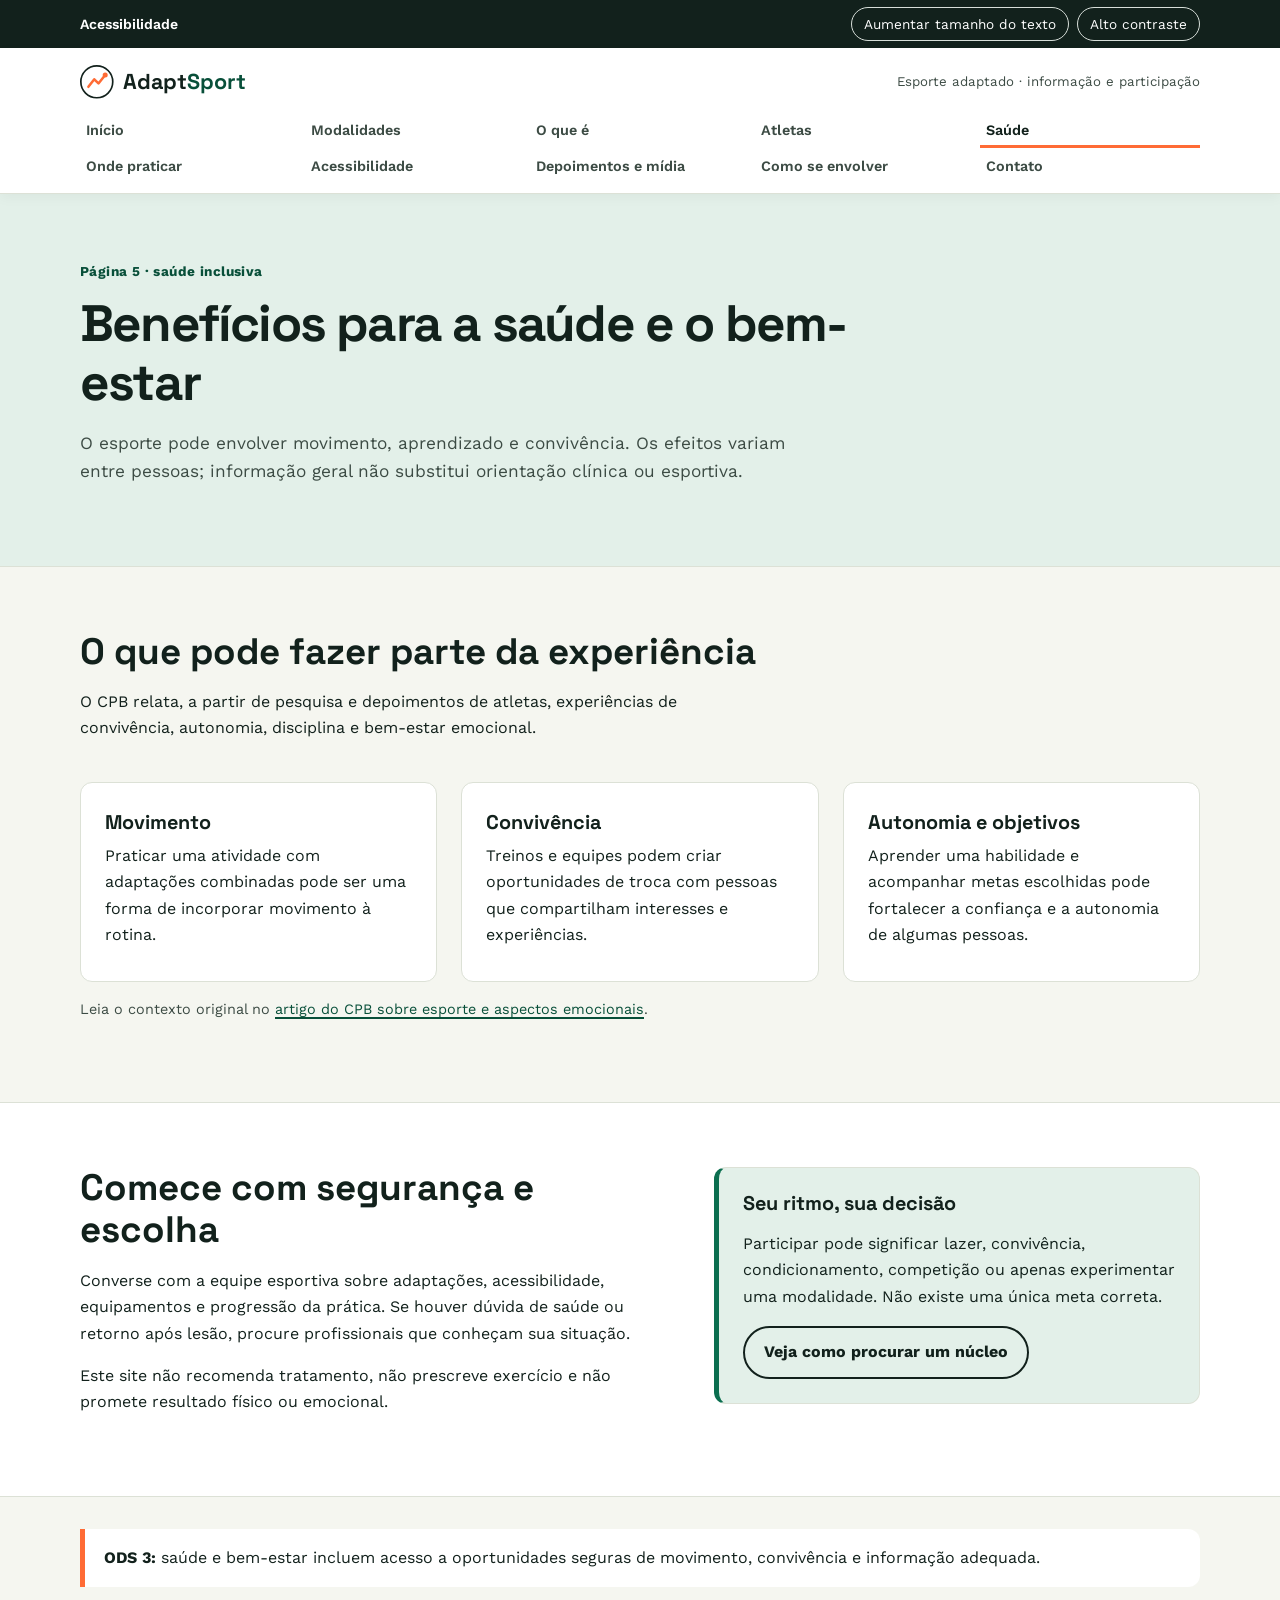
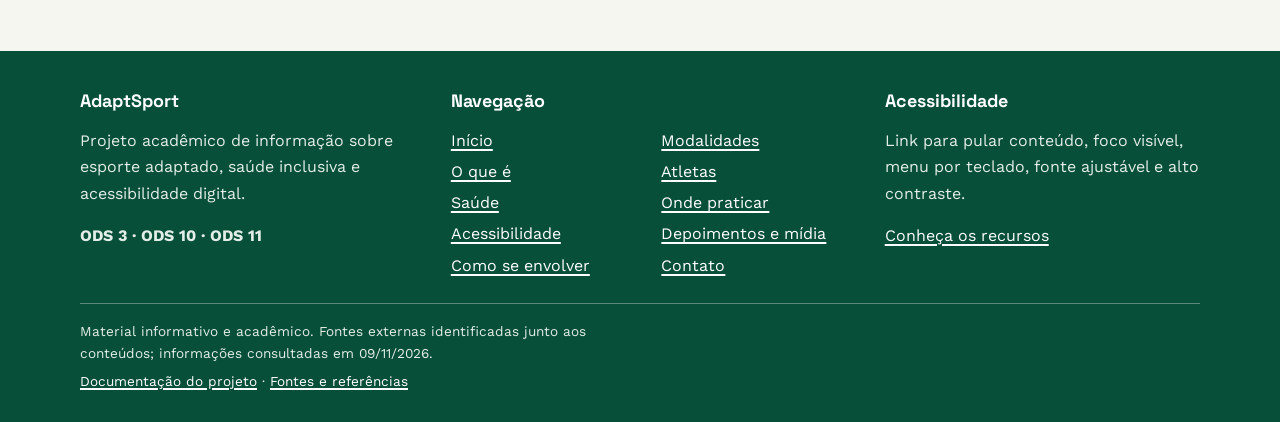
<file: beneficios-saude.html>
<!doctype html>
<!-- Documento HTML5 em português do Brasil. -->
<html lang="pt-BR">
<head>
  <!-- Metadados, título, descrição e carregamento dos estilos/scripts. -->
  <meta charset="utf-8">
  <meta name="viewport" content="width=device-width, initial-scale=1">
  <meta name="description" content="Informações cuidadosas sobre atividade física, bem-estar, convivência e esporte adaptado, com fontes e ressalvas.">
  <meta name="theme-color" content="#0B6E4F">
  <title>Benefícios para a saúde | AdaptSport</title>
  <link rel="stylesheet" href="assets/style.css">
  <script src="assets/a11y.js" defer></script>
  <script src="assets/app.js" defer></script>
</head>
<body>
<!-- Corpo visível da página. -->
<!-- Acessibilidade: permite pular diretamente para o conteúdo. -->
<a class="skip-link" href="#conteudo">Pular para o conteúdo principal</a>
<div class="a11y-bar" role="group" aria-label="Controles de acessibilidade"><div class="container a11y-bar__inner"><span class="a11y-bar__label">Acessibilidade</span><div class="a11y-bar__controls"><button type="button" id="btn-fonte" aria-pressed="false">Aumentar tamanho do texto</button><button type="button" id="btn-contraste" aria-pressed="false">Alto contraste</button></div></div></div>
<!-- Cabeçalho compartilhado: logo, menu e navegação principal. -->
<header class="site-header">
  <div class="container header-top">
    <a class="logo" href="index.html" aria-label="AdaptSport — página inicial"><svg class="logo__mark" viewBox="0 0 40 40" fill="none" aria-hidden="true" focusable="false"><circle cx="20" cy="20" r="19" stroke="currentColor" stroke-width="2"/><path d="M10 26 17 17l5 5 8-10" stroke="#FF6B35" stroke-width="3" stroke-linecap="round" stroke-linejoin="round"/><circle cx="30" cy="12" r="3" fill="#FF6B35"/></svg><span>Adapt<span class="accent-word">Sport</span></span></a>
    <span class="nav-note">Esporte adaptado · informação e participação</span>
    <button class="nav-toggle" id="nav-toggle" type="button" aria-controls="nav-menu" aria-expanded="true">Menu</button>
  </div>
  <nav class="main-nav container" id="nav-menu" aria-label="Navegação principal"><ul><li><a href="index.html">Início</a></li>
        <li><a href="modalidades.html">Modalidades</a></li>
        <li><a href="esporte-adaptado.html">O que é</a></li>
        <li><a href="atletas.html">Atletas</a></li>
        <li><a href="beneficios-saude.html" aria-current="page">Saúde</a></li>
        <li><a href="onde-praticar.html">Onde praticar</a></li>
        <li><a href="acessibilidade.html">Acessibilidade</a></li>
        <li><a href="depoimentos.html">Depoimentos e mídia</a></li>
        <li><a href="envolva-se.html">Como se envolver</a></li>
        <li><a href="contato.html">Contato</a></li></ul></nav>
</header>
<!-- Conteúdo específico desta página. -->
<main id="conteudo" tabindex="-1">

<section class="page-hero" aria-labelledby="titulo-pagina"><div class="container"><p class="eyebrow">Página 5 · saúde inclusiva</p><h1 id="titulo-pagina">Benefícios para a saúde e o bem-estar</h1><p class="lead">O esporte pode envolver movimento, aprendizado e convivência. Os efeitos variam entre pessoas; informação geral não substitui orientação clínica ou esportiva.</p></div></section>
<section class="section" aria-labelledby="dimensoes-titulo"><div class="container"><div class="section__head"><h2 id="dimensoes-titulo">O que pode fazer parte da experiência</h2><p>O CPB relata, a partir de pesquisa e depoimentos de atletas, experiências de convivência, autonomia, disciplina e bem-estar emocional.</p></div><div class="card-grid"><article class="card"><h3>Movimento</h3><p>Praticar uma atividade com adaptações combinadas pode ser uma forma de incorporar movimento à rotina.</p></article><article class="card"><h3>Convivência</h3><p>Treinos e equipes podem criar oportunidades de troca com pessoas que compartilham interesses e experiências.</p></article><article class="card"><h3>Autonomia e objetivos</h3><p>Aprender uma habilidade e acompanhar metas escolhidas pode fortalecer a confiança e a autonomia de algumas pessoas.</p></article></div><p class="source-note">Leia o contexto original no <a href="https://cpb.org.br/noticias/os-beneficios-do-esporte-paralimpico-no-emocional-da-pessoa-com-deficiencia/">artigo do CPB sobre esporte e aspectos emocionais</a>.</p></div></section>
<section class="section section--alt" aria-labelledby="cuidado-titulo"><div class="container two-column"><div><h2 id="cuidado-titulo">Comece com segurança e escolha</h2><p>Converse com a equipe esportiva sobre adaptações, acessibilidade, equipamentos e progressão da prática. Se houver dúvida de saúde ou retorno após lesão, procure profissionais que conheçam sua situação.</p><p>Este site não recomenda tratamento, não prescreve exercício e não promete resultado físico ou emocional.</p></div><aside class="callout"><h3>Seu ritmo, sua decisão</h3><p>Participar pode significar lazer, convivência, condicionamento, competição ou apenas experimentar uma modalidade. Não existe uma única meta correta.</p><a class="btn btn-outline" href="onde-praticar.html">Veja como procurar um núcleo</a></aside></div></section>
<aside class="ods-note container"><strong>ODS 3:</strong> saúde e bem-estar incluem acesso a oportunidades seguras de movimento, convivência e informação adequada.</aside>

</main>
<!-- Rodapé compartilhado com navegação, fontes e avisos do projeto. -->
<footer class="site-footer">
  <div class="container footer-grid">
    <section aria-labelledby="rodape-projeto"><h2 id="rodape-projeto">AdaptSport</h2><p>Projeto acadêmico de informação sobre esporte adaptado, saúde inclusiva e acessibilidade digital.</p><p class="footer-ods">ODS 3 · ODS 10 · ODS 11</p></section>
    <nav aria-label="Navegação do rodapé"><h2>Navegação</h2><ul class="footer-nav"><li><a href="index.html">Início</a></li>
          <li><a href="modalidades.html">Modalidades</a></li>
          <li><a href="esporte-adaptado.html">O que é</a></li>
          <li><a href="atletas.html">Atletas</a></li>
          <li><a href="beneficios-saude.html">Saúde</a></li>
          <li><a href="onde-praticar.html">Onde praticar</a></li>
          <li><a href="acessibilidade.html">Acessibilidade</a></li>
          <li><a href="depoimentos.html">Depoimentos e mídia</a></li>
          <li><a href="envolva-se.html">Como se envolver</a></li>
          <li><a href="contato.html">Contato</a></li></ul></nav>
    <section aria-labelledby="rodape-acessibilidade"><h2 id="rodape-acessibilidade">Acessibilidade</h2><p>Link para pular conteúdo, foco visível, menu por teclado, fonte ajustável e alto contraste.</p><p><a href="acessibilidade.html">Conheça os recursos</a></p></section>
  </div>
  <div class="container footer-bottom"><p>Material informativo e acadêmico. Fontes externas identificadas junto aos conteúdos; informações consultadas em 09/11/2026.</p><p><a href="docs/README.md">Documentação do projeto</a> · <a href="docs/fontes-e-referencias.md">Fontes e referências</a></p></div>
</footer>
</body>
</html>
</file>
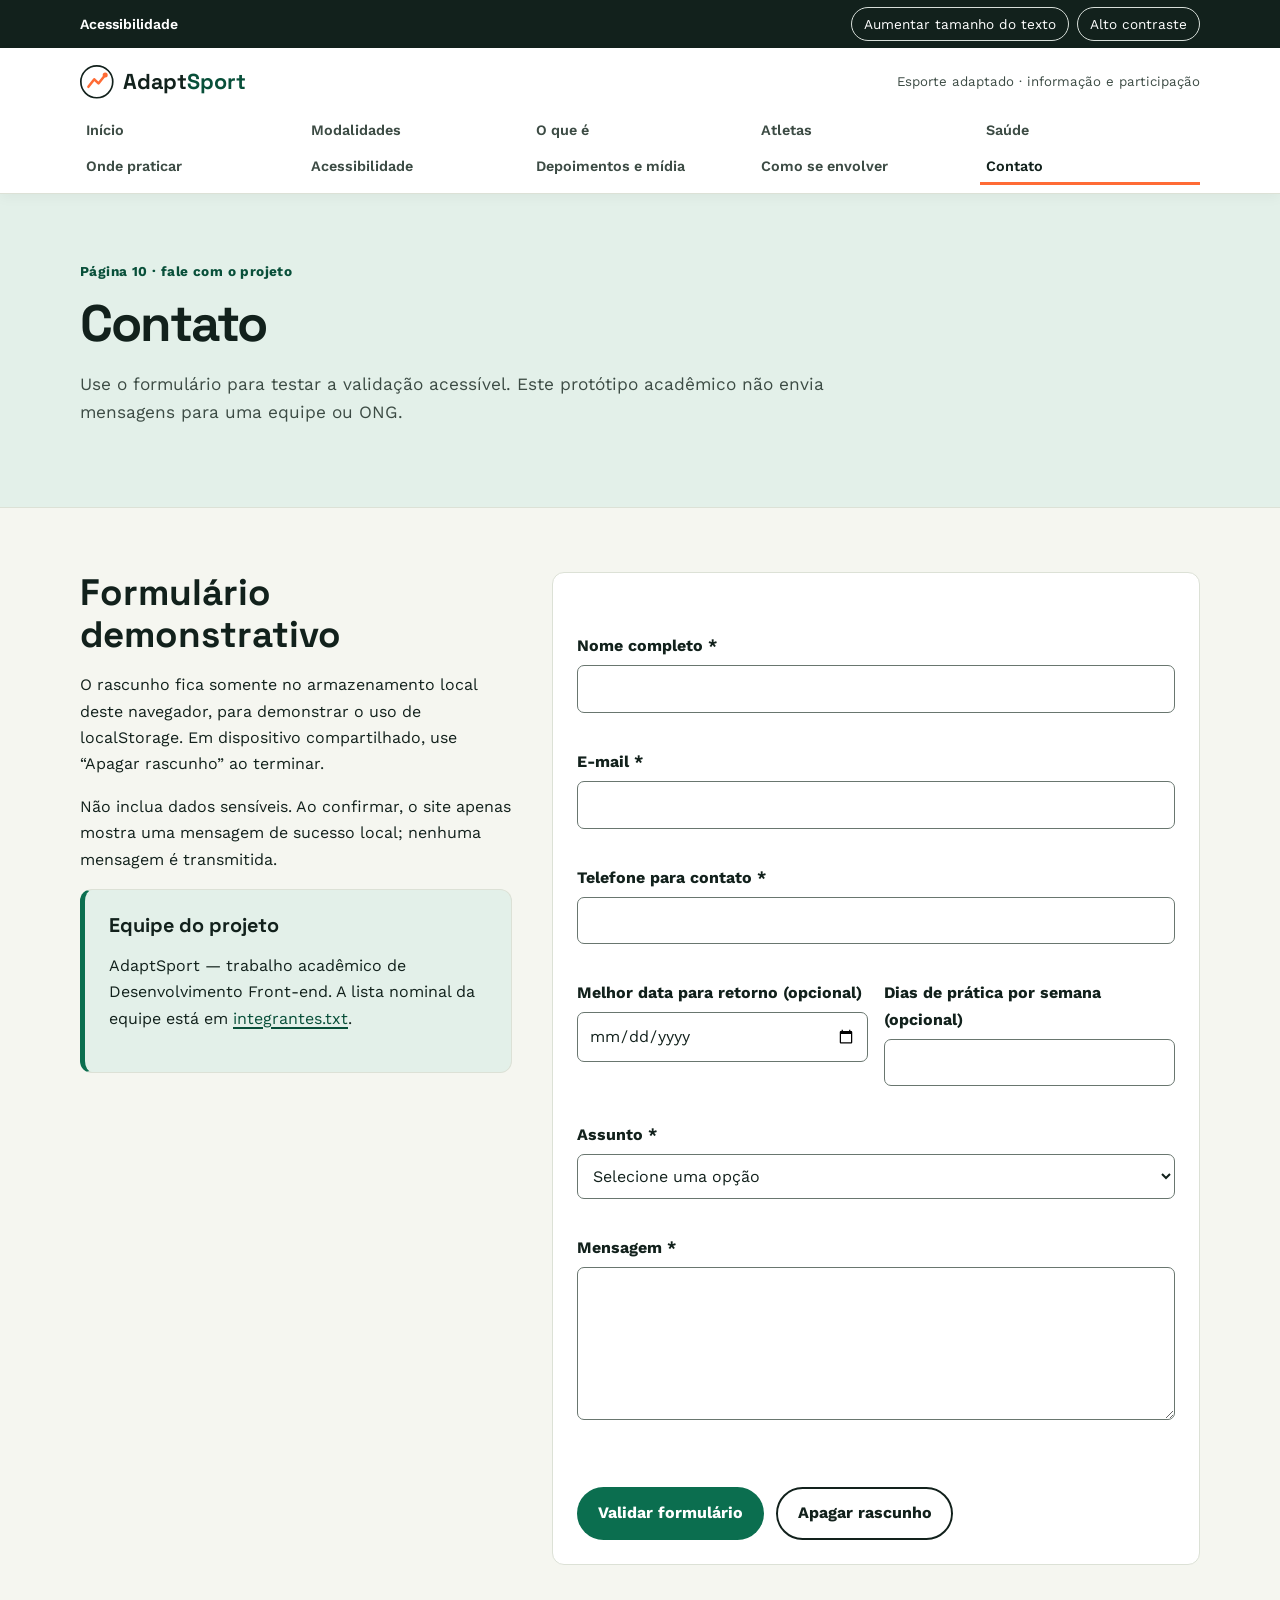
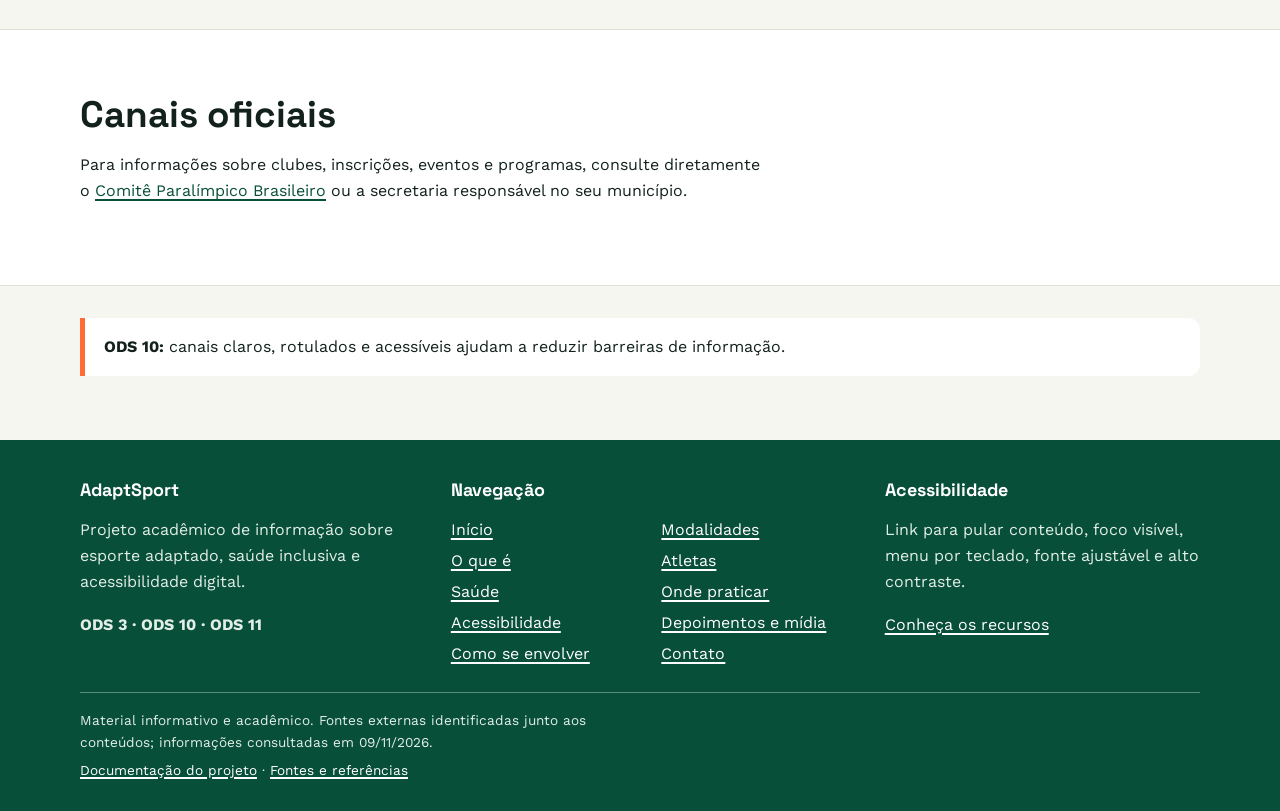
<file: contato.html>
<!doctype html>
<!-- Documento HTML5 em português do Brasil. -->
<html lang="pt-BR">
<head>
  <!-- Metadados, título, descrição e carregamento dos estilos/scripts. -->
  <meta charset="utf-8">
  <meta name="viewport" content="width=device-width, initial-scale=1">
  <meta name="description" content="Formulário acessível de demonstração com validação JavaScript, mensagens de erro e rascunho local.">
  <meta name="theme-color" content="#0B6E4F">
  <title>Contato | AdaptSport</title>
  <link rel="stylesheet" href="assets/style.css">
  <script src="assets/a11y.js" defer></script>
  <script src="assets/app.js" defer></script>
</head>
<body>
<!-- Corpo visível da página. -->
<!-- Acessibilidade: permite pular diretamente para o conteúdo. -->
<a class="skip-link" href="#conteudo">Pular para o conteúdo principal</a>
<div class="a11y-bar" role="group" aria-label="Controles de acessibilidade"><div class="container a11y-bar__inner"><span class="a11y-bar__label">Acessibilidade</span><div class="a11y-bar__controls"><button type="button" id="btn-fonte" aria-pressed="false">Aumentar tamanho do texto</button><button type="button" id="btn-contraste" aria-pressed="false">Alto contraste</button></div></div></div>
<!-- Cabeçalho compartilhado: logo, menu e navegação principal. -->
<header class="site-header">
  <div class="container header-top">
    <a class="logo" href="index.html" aria-label="AdaptSport — página inicial"><svg class="logo__mark" viewBox="0 0 40 40" fill="none" aria-hidden="true" focusable="false"><circle cx="20" cy="20" r="19" stroke="currentColor" stroke-width="2"/><path d="M10 26 17 17l5 5 8-10" stroke="#FF6B35" stroke-width="3" stroke-linecap="round" stroke-linejoin="round"/><circle cx="30" cy="12" r="3" fill="#FF6B35"/></svg><span>Adapt<span class="accent-word">Sport</span></span></a>
    <span class="nav-note">Esporte adaptado · informação e participação</span>
    <button class="nav-toggle" id="nav-toggle" type="button" aria-controls="nav-menu" aria-expanded="true">Menu</button>
  </div>
  <nav class="main-nav container" id="nav-menu" aria-label="Navegação principal"><ul><li><a href="index.html">Início</a></li>
        <li><a href="modalidades.html">Modalidades</a></li>
        <li><a href="esporte-adaptado.html">O que é</a></li>
        <li><a href="atletas.html">Atletas</a></li>
        <li><a href="beneficios-saude.html">Saúde</a></li>
        <li><a href="onde-praticar.html">Onde praticar</a></li>
        <li><a href="acessibilidade.html">Acessibilidade</a></li>
        <li><a href="depoimentos.html">Depoimentos e mídia</a></li>
        <li><a href="envolva-se.html">Como se envolver</a></li>
        <li><a href="contato.html" aria-current="page">Contato</a></li></ul></nav>
</header>
<!-- Conteúdo específico desta página. -->
<main id="conteudo" tabindex="-1">

<section class="page-hero" aria-labelledby="titulo-pagina"><div class="container"><p class="eyebrow">Página 10 · fale com o projeto</p><h1 id="titulo-pagina">Contato</h1><p class="lead">Use o formulário para testar a validação acessível. Este protótipo acadêmico não envia mensagens para uma equipe ou ONG.</p></div></section>
<section class="section" aria-labelledby="formulario-titulo"><div class="container form-layout"><div><h2 id="formulario-titulo">Formulário demonstrativo</h2><p>O rascunho fica somente no armazenamento local deste navegador, para demonstrar o uso de localStorage. Em dispositivo compartilhado, use “Apagar rascunho” ao terminar.</p><p>Não inclua dados sensíveis. Ao confirmar, o site apenas mostra uma mensagem de sucesso local; nenhuma mensagem é transmitida.</p><div class="callout"><h3>Equipe do projeto</h3><p>AdaptSport — trabalho acadêmico de Desenvolvimento Front-end. A lista nominal da equipe está em <a href="integrantes.txt">integrantes.txt</a>.</p></div></div>
<form id="form-contato" class="contact-form" action="#formulario-titulo" method="post">
  <div class="form-status" id="form-status" role="status" aria-live="polite" tabindex="-1"></div>
  <div class="field"><label for="nome">Nome completo <span aria-hidden="true">*</span></label><input id="nome" name="nome" type="text" autocomplete="name" required minlength="3" maxlength="80" pattern="[A-Za-zÀ-ÖØ-öø-ÿ'’ -]{3,80}" aria-describedby="erro-nome"><small class="field-error" id="erro-nome"></small></div>
  <div class="field"><label for="email">E-mail <span aria-hidden="true">*</span></label><input id="email" name="email" type="email" autocomplete="email" required maxlength="120" aria-describedby="erro-email"><small class="field-error" id="erro-email"></small></div>
  <div class="field"><label for="telefone">Telefone para contato <span aria-hidden="true">*</span></label><input id="telefone" name="telefone" type="tel" autocomplete="tel" required pattern="[0-9+(). -]{8,20}" title="Use de 8 a 20 caracteres: números, espaço, parênteses, ponto ou hífen." aria-describedby="erro-telefone"><small class="field-error" id="erro-telefone"></small></div>
  <div class="form-row"><div class="field"><label for="data-contato">Melhor data para retorno (opcional)</label><input id="data-contato" name="data-contato" type="date" aria-describedby="erro-data-contato"><small class="field-error" id="erro-data-contato"></small></div><div class="field"><label for="frequencia">Dias de prática por semana (opcional)</label><input id="frequencia" name="frequencia" type="number" min="1" max="7" step="1" inputmode="numeric" aria-describedby="erro-frequencia"><small class="field-error" id="erro-frequencia"></small></div></div>
  <div class="field"><label for="assunto">Assunto <span aria-hidden="true">*</span></label><select id="assunto" name="assunto" required aria-describedby="erro-assunto"><option value="">Selecione uma opção</option><option value="pratica">Onde praticar</option><option value="voluntariado">Voluntariado</option><option value="acessibilidade">Acessibilidade</option><option value="outro">Outro assunto</option></select><small class="field-error" id="erro-assunto"></small></div>
  <div class="field"><label for="mensagem">Mensagem <span aria-hidden="true">*</span></label><textarea id="mensagem" name="mensagem" rows="5" required minlength="10" maxlength="1000" aria-describedby="erro-mensagem"></textarea><small class="field-error" id="erro-mensagem"></small></div>
  <div class="form-actions"><button class="btn btn-primary" type="submit">Validar formulário</button><button class="btn btn-outline" id="limpar-rascunho" type="button">Apagar rascunho</button></div>
</form></div></section>
<section class="section section--alt" aria-labelledby="canais-titulo"><div class="container"><h2 id="canais-titulo">Canais oficiais</h2><p>Para informações sobre clubes, inscrições, eventos e programas, consulte diretamente o <a href="https://cpb.org.br/">Comitê Paralímpico Brasileiro</a> ou a secretaria responsável no seu município.</p></div></section>
<aside class="ods-note container"><strong>ODS 10:</strong> canais claros, rotulados e acessíveis ajudam a reduzir barreiras de informação.</aside>

</main>
<!-- Rodapé compartilhado com navegação, fontes e avisos do projeto. -->
<footer class="site-footer">
  <div class="container footer-grid">
    <section aria-labelledby="rodape-projeto"><h2 id="rodape-projeto">AdaptSport</h2><p>Projeto acadêmico de informação sobre esporte adaptado, saúde inclusiva e acessibilidade digital.</p><p class="footer-ods">ODS 3 · ODS 10 · ODS 11</p></section>
    <nav aria-label="Navegação do rodapé"><h2>Navegação</h2><ul class="footer-nav"><li><a href="index.html">Início</a></li>
          <li><a href="modalidades.html">Modalidades</a></li>
          <li><a href="esporte-adaptado.html">O que é</a></li>
          <li><a href="atletas.html">Atletas</a></li>
          <li><a href="beneficios-saude.html">Saúde</a></li>
          <li><a href="onde-praticar.html">Onde praticar</a></li>
          <li><a href="acessibilidade.html">Acessibilidade</a></li>
          <li><a href="depoimentos.html">Depoimentos e mídia</a></li>
          <li><a href="envolva-se.html">Como se envolver</a></li>
          <li><a href="contato.html">Contato</a></li></ul></nav>
    <section aria-labelledby="rodape-acessibilidade"><h2 id="rodape-acessibilidade">Acessibilidade</h2><p>Link para pular conteúdo, foco visível, menu por teclado, fonte ajustável e alto contraste.</p><p><a href="acessibilidade.html">Conheça os recursos</a></p></section>
  </div>
  <div class="container footer-bottom"><p>Material informativo e acadêmico. Fontes externas identificadas junto aos conteúdos; informações consultadas em 09/11/2026.</p><p><a href="docs/README.md">Documentação do projeto</a> · <a href="docs/fontes-e-referencias.md">Fontes e referências</a></p></div>
</footer>
</body>
</html>
</file>
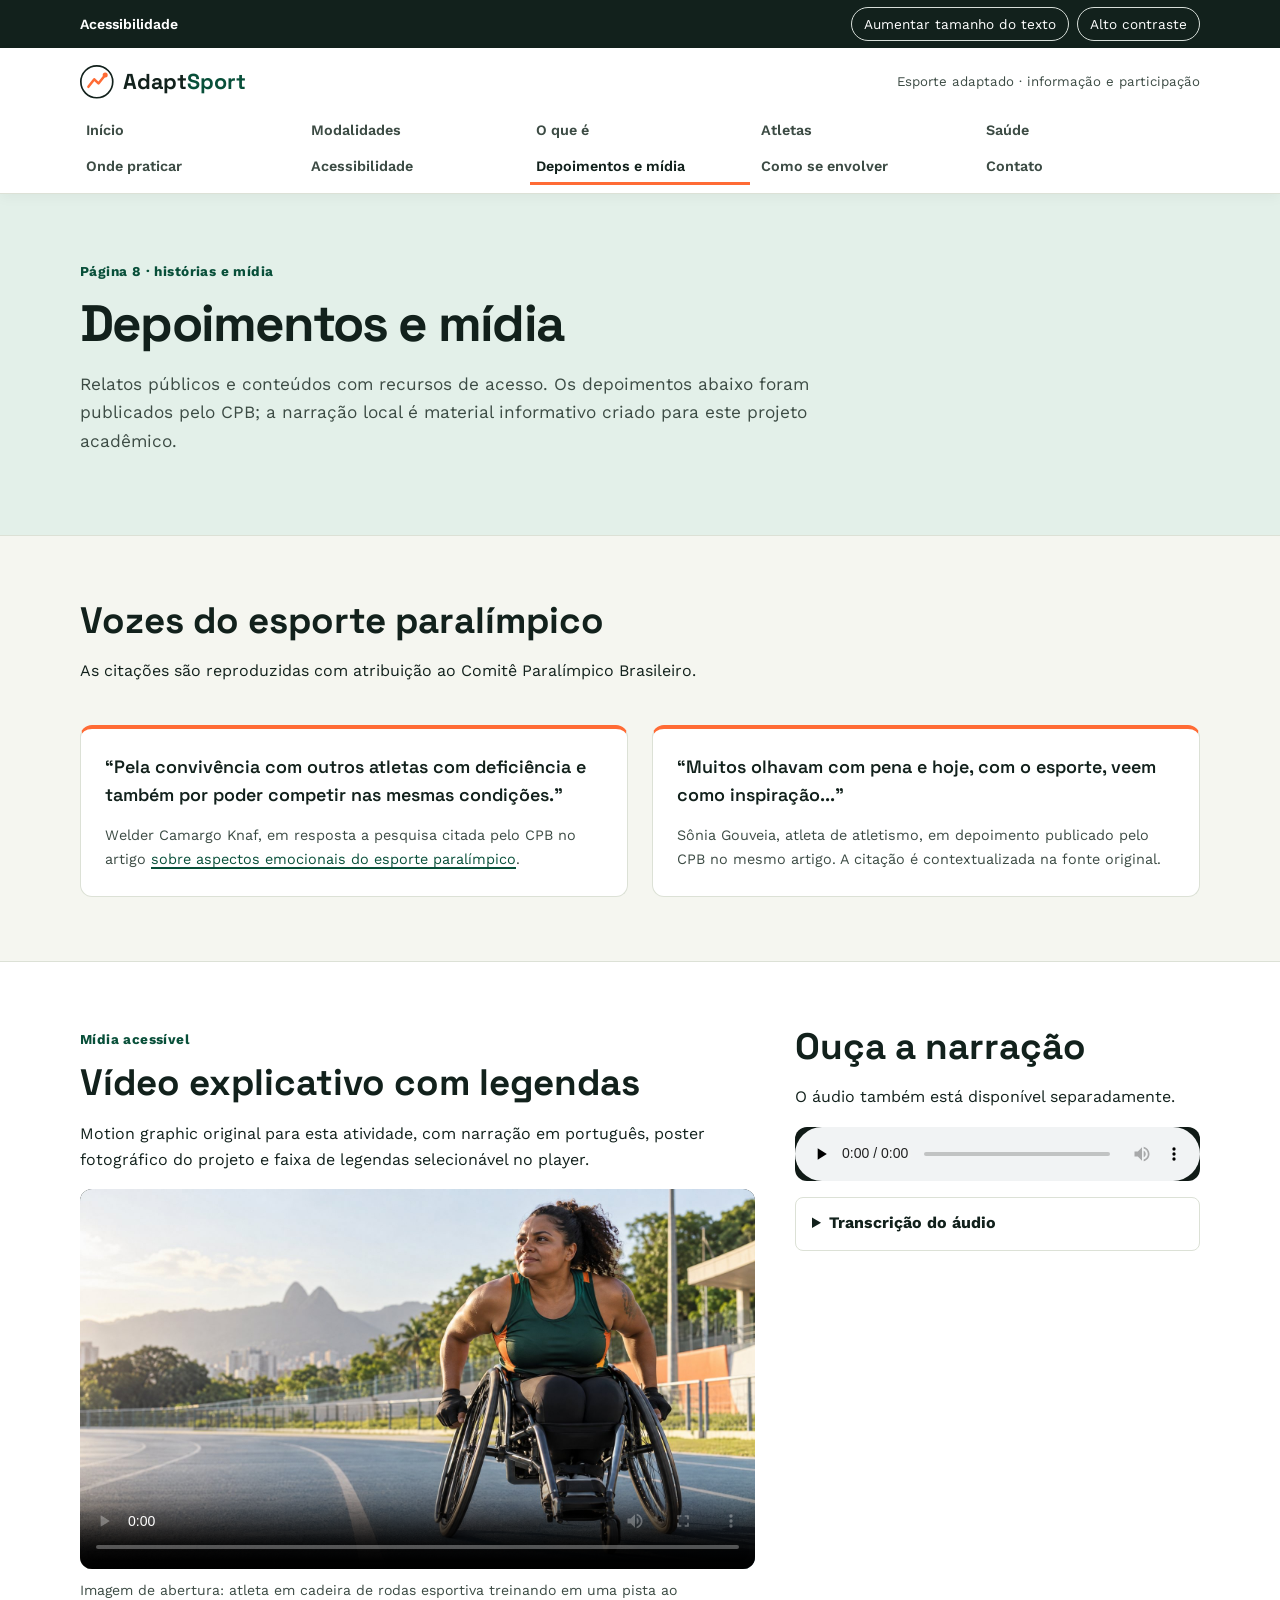
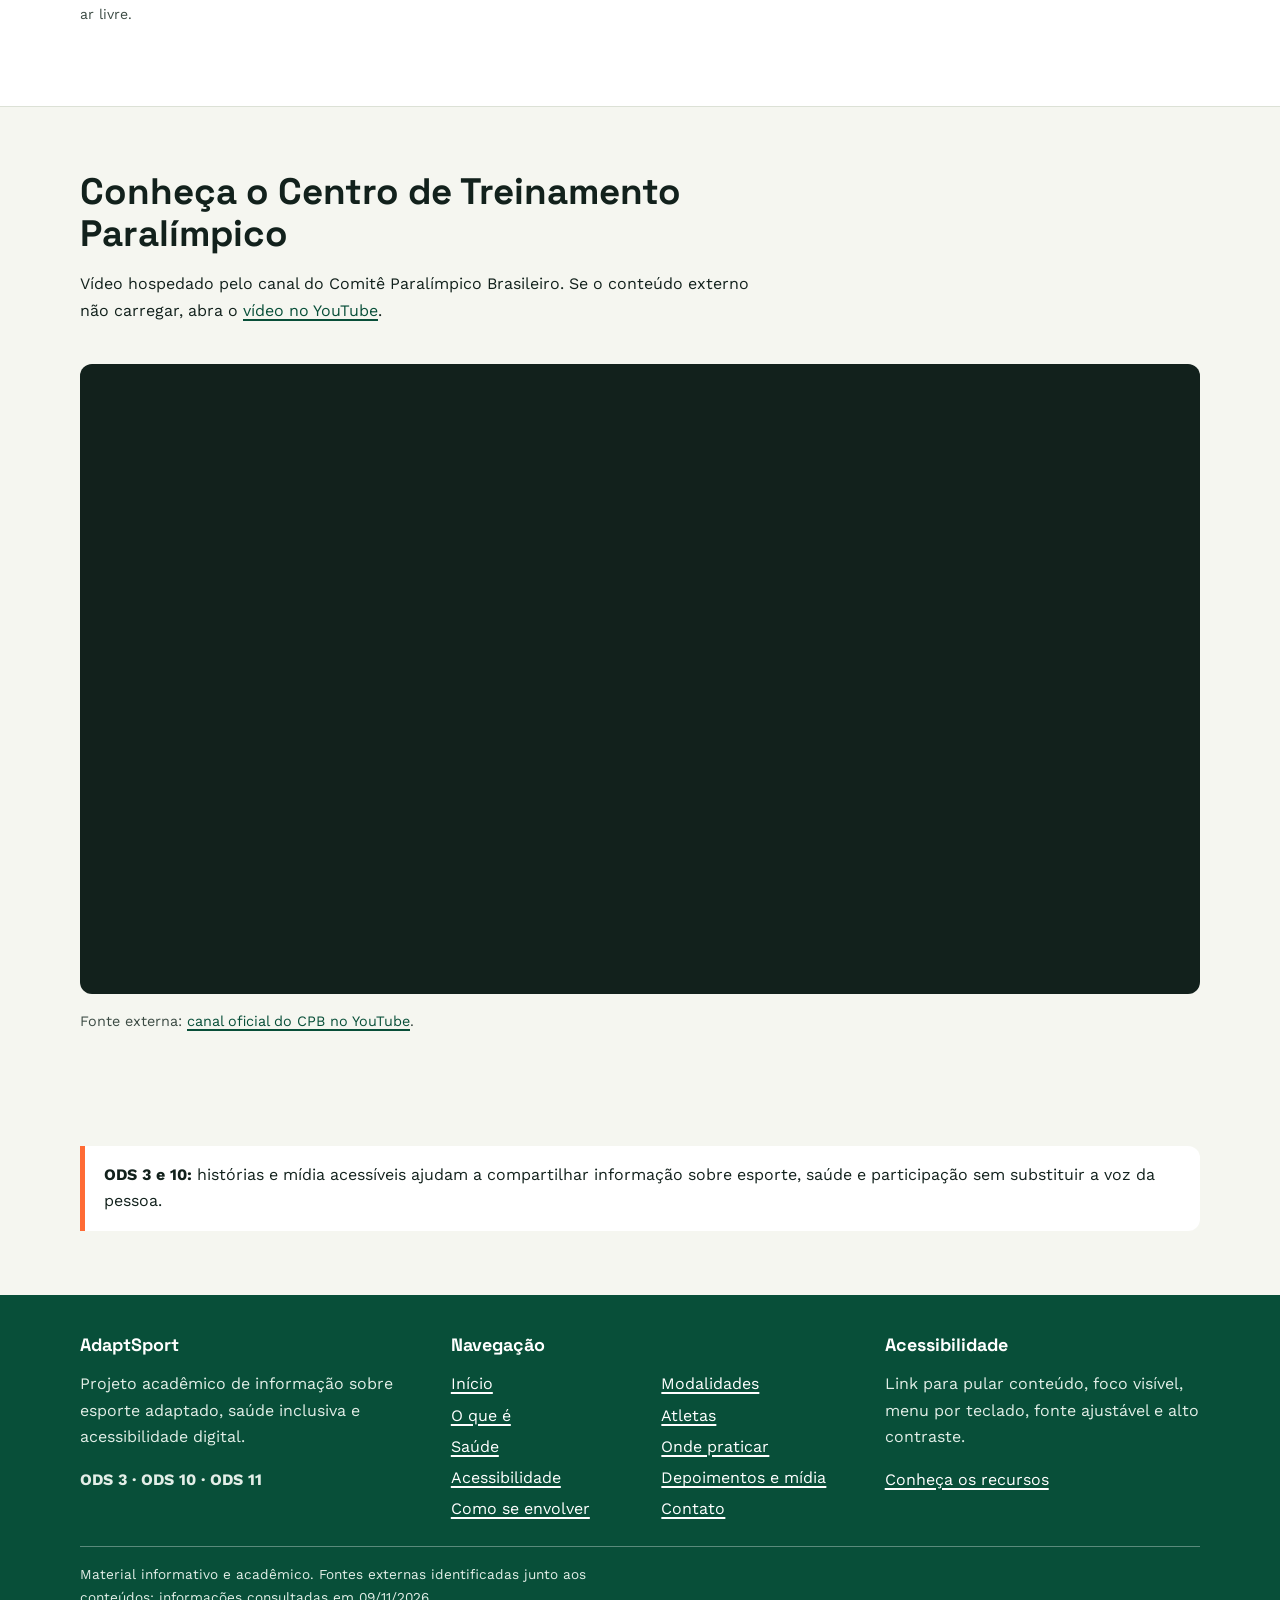
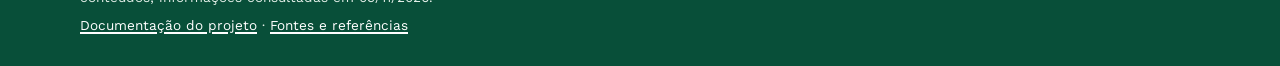
<file: depoimentos.html>
<!doctype html>
<!-- Documento HTML5 em português do Brasil. -->
<html lang="pt-BR">
<head>
  <!-- Metadados, título, descrição e carregamento dos estilos/scripts. -->
  <meta charset="utf-8">
  <meta name="viewport" content="width=device-width, initial-scale=1">
  <meta name="description" content="Relatos publicados pelo CPB, vídeo local com legendas, áudio narrado com transcrição e vídeo externo oficial.">
  <meta name="theme-color" content="#0B6E4F">
  <title>Depoimentos e mídia | AdaptSport</title>
  <link rel="stylesheet" href="assets/style.css">
  <script src="assets/a11y.js" defer></script>
  <script src="assets/app.js" defer></script>
</head>
<body>
<!-- Corpo visível da página. -->
<!-- Acessibilidade: permite pular diretamente para o conteúdo. -->
<a class="skip-link" href="#conteudo">Pular para o conteúdo principal</a>
<div class="a11y-bar" role="group" aria-label="Controles de acessibilidade"><div class="container a11y-bar__inner"><span class="a11y-bar__label">Acessibilidade</span><div class="a11y-bar__controls"><button type="button" id="btn-fonte" aria-pressed="false">Aumentar tamanho do texto</button><button type="button" id="btn-contraste" aria-pressed="false">Alto contraste</button></div></div></div>
<!-- Cabeçalho compartilhado: logo, menu e navegação principal. -->
<header class="site-header">
  <div class="container header-top">
    <a class="logo" href="index.html" aria-label="AdaptSport — página inicial"><svg class="logo__mark" viewBox="0 0 40 40" fill="none" aria-hidden="true" focusable="false"><circle cx="20" cy="20" r="19" stroke="currentColor" stroke-width="2"/><path d="M10 26 17 17l5 5 8-10" stroke="#FF6B35" stroke-width="3" stroke-linecap="round" stroke-linejoin="round"/><circle cx="30" cy="12" r="3" fill="#FF6B35"/></svg><span>Adapt<span class="accent-word">Sport</span></span></a>
    <span class="nav-note">Esporte adaptado · informação e participação</span>
    <button class="nav-toggle" id="nav-toggle" type="button" aria-controls="nav-menu" aria-expanded="true">Menu</button>
  </div>
  <nav class="main-nav container" id="nav-menu" aria-label="Navegação principal"><ul><li><a href="index.html">Início</a></li>
        <li><a href="modalidades.html">Modalidades</a></li>
        <li><a href="esporte-adaptado.html">O que é</a></li>
        <li><a href="atletas.html">Atletas</a></li>
        <li><a href="beneficios-saude.html">Saúde</a></li>
        <li><a href="onde-praticar.html">Onde praticar</a></li>
        <li><a href="acessibilidade.html">Acessibilidade</a></li>
        <li><a href="depoimentos.html" aria-current="page">Depoimentos e mídia</a></li>
        <li><a href="envolva-se.html">Como se envolver</a></li>
        <li><a href="contato.html">Contato</a></li></ul></nav>
</header>
<!-- Conteúdo específico desta página. -->
<main id="conteudo" tabindex="-1">

<section class="page-hero" aria-labelledby="titulo-pagina"><div class="container"><p class="eyebrow">Página 8 · histórias e mídia</p><h1 id="titulo-pagina">Depoimentos e mídia</h1><p class="lead">Relatos públicos e conteúdos com recursos de acesso. Os depoimentos abaixo foram publicados pelo CPB; a narração local é material informativo criado para este projeto acadêmico.</p></div></section>
<section class="section" aria-labelledby="relatos-titulo"><div class="container"><div class="section__head"><h2 id="relatos-titulo">Vozes do esporte paralímpico</h2><p>As citações são reproduzidas com atribuição ao Comitê Paralímpico Brasileiro.</p></div><div class="quote-grid"><figure class="quote-card"><blockquote>“Pela convivência com outros atletas com deficiência e também por poder competir nas mesmas condições.”</blockquote><figcaption>Welder Camargo Knaf, em resposta a pesquisa citada pelo CPB no artigo <a href="https://cpb.org.br/noticias/os-beneficios-do-esporte-paralimpico-no-emocional-da-pessoa-com-deficiencia/">sobre aspectos emocionais do esporte paralímpico</a>.</figcaption></figure><figure class="quote-card"><blockquote>“Muitos olhavam com pena e hoje, com o esporte, veem como inspiração...”</blockquote><figcaption>Sônia Gouveia, atleta de atletismo, em depoimento publicado pelo CPB no mesmo artigo. A citação é contextualizada na fonte original.</figcaption></figure></div></div></section>
<section class="section section--alt" aria-labelledby="video-local-titulo"><div class="container media-grid"><div><p class="eyebrow">Mídia acessível</p><h2 id="video-local-titulo">Vídeo explicativo com legendas</h2><p>Motion graphic original para esta atividade, com narração em português, poster fotográfico do projeto e faixa de legendas selecionável no player.</p><video class="media-player" controls preload="metadata" poster="assets/images/hero-esporte-adaptado.jpg" aria-label="Vídeo explicativo sobre esporte adaptado, com narração e legendas em português"><source src="assets/media/guia-esporte-adaptado.mp4" type="video/mp4"><track kind="captions" src="assets/media/guia-esporte-adaptado.vtt" srclang="pt-BR" label="Português" default>Seu navegador não reproduz este vídeo. Use o áudio narrado e a transcrição abaixo.</video><p class="media-note">Imagem de abertura: atleta em cadeira de rodas esportiva treinando em uma pista ao ar livre.</p></div><div><h2 id="audio-titulo">Ouça a narração</h2><p>O áudio também está disponível separadamente.</p><audio class="media-player" controls preload="none" aria-labelledby="audio-titulo"><source src="assets/media/guia-esporte-adaptado.mp3" type="audio/mpeg">Seu navegador não reproduz este áudio. Leia a transcrição a seguir.</audio><details class="transcript"><summary>Transcrição do áudio</summary><p>O esporte adaptado abre caminhos para que mais pessoas participem do movimento, da convivência e da competição. Cada modalidade combina regras, equipamentos e apoios diferentes. Para começar, procure a secretaria de esporte da sua cidade ou consulte os clubes e Centros de Referência Paralímpica no site do Comitê Paralímpico Brasileiro. A prática deve respeitar a escolha da pessoa e contar com orientação profissional. O AdaptSport é um projeto acadêmico de informação. Ele não substitui avaliação médica, de fisioterapia ou orientação esportiva.</p></details></div></div></section>
<section class="section" aria-labelledby="iframe-titulo"><div class="container"><div class="section__head"><h2 id="iframe-titulo">Conheça o Centro de Treinamento Paralímpico</h2><p>Vídeo hospedado pelo canal do Comitê Paralímpico Brasileiro. Se o conteúdo externo não carregar, abra o <a href="https://www.youtube.com/watch?v=wexJWQ9cTY4">vídeo no YouTube</a>.</p></div><div class="video-embed"><iframe title="Vídeo do Centro de Treinamento Paralímpico Brasileiro, publicado pelo Comitê Paralímpico Brasileiro" src="https://www.youtube-nocookie.com/embed/wexJWQ9cTY4" loading="lazy" referrerpolicy="strict-origin-when-cross-origin" allow="accelerometer; autoplay; clipboard-write; encrypted-media; gyroscope; picture-in-picture; web-share" allowfullscreen></iframe></div><p class="source-note">Fonte externa: <a href="https://www.youtube.com/watch?v=wexJWQ9cTY4">canal oficial do CPB no YouTube</a>.</p></div></section>
<aside class="ods-note container"><strong>ODS 3 e 10:</strong> histórias e mídia acessíveis ajudam a compartilhar informação sobre esporte, saúde e participação sem substituir a voz da pessoa.</aside>

</main>
<!-- Rodapé compartilhado com navegação, fontes e avisos do projeto. -->
<footer class="site-footer">
  <div class="container footer-grid">
    <section aria-labelledby="rodape-projeto"><h2 id="rodape-projeto">AdaptSport</h2><p>Projeto acadêmico de informação sobre esporte adaptado, saúde inclusiva e acessibilidade digital.</p><p class="footer-ods">ODS 3 · ODS 10 · ODS 11</p></section>
    <nav aria-label="Navegação do rodapé"><h2>Navegação</h2><ul class="footer-nav"><li><a href="index.html">Início</a></li>
          <li><a href="modalidades.html">Modalidades</a></li>
          <li><a href="esporte-adaptado.html">O que é</a></li>
          <li><a href="atletas.html">Atletas</a></li>
          <li><a href="beneficios-saude.html">Saúde</a></li>
          <li><a href="onde-praticar.html">Onde praticar</a></li>
          <li><a href="acessibilidade.html">Acessibilidade</a></li>
          <li><a href="depoimentos.html">Depoimentos e mídia</a></li>
          <li><a href="envolva-se.html">Como se envolver</a></li>
          <li><a href="contato.html">Contato</a></li></ul></nav>
    <section aria-labelledby="rodape-acessibilidade"><h2 id="rodape-acessibilidade">Acessibilidade</h2><p>Link para pular conteúdo, foco visível, menu por teclado, fonte ajustável e alto contraste.</p><p><a href="acessibilidade.html">Conheça os recursos</a></p></section>
  </div>
  <div class="container footer-bottom"><p>Material informativo e acadêmico. Fontes externas identificadas junto aos conteúdos; informações consultadas em 09/11/2026.</p><p><a href="docs/README.md">Documentação do projeto</a> · <a href="docs/fontes-e-referencias.md">Fontes e referências</a></p></div>
</footer>
</body>
</html>
</file>
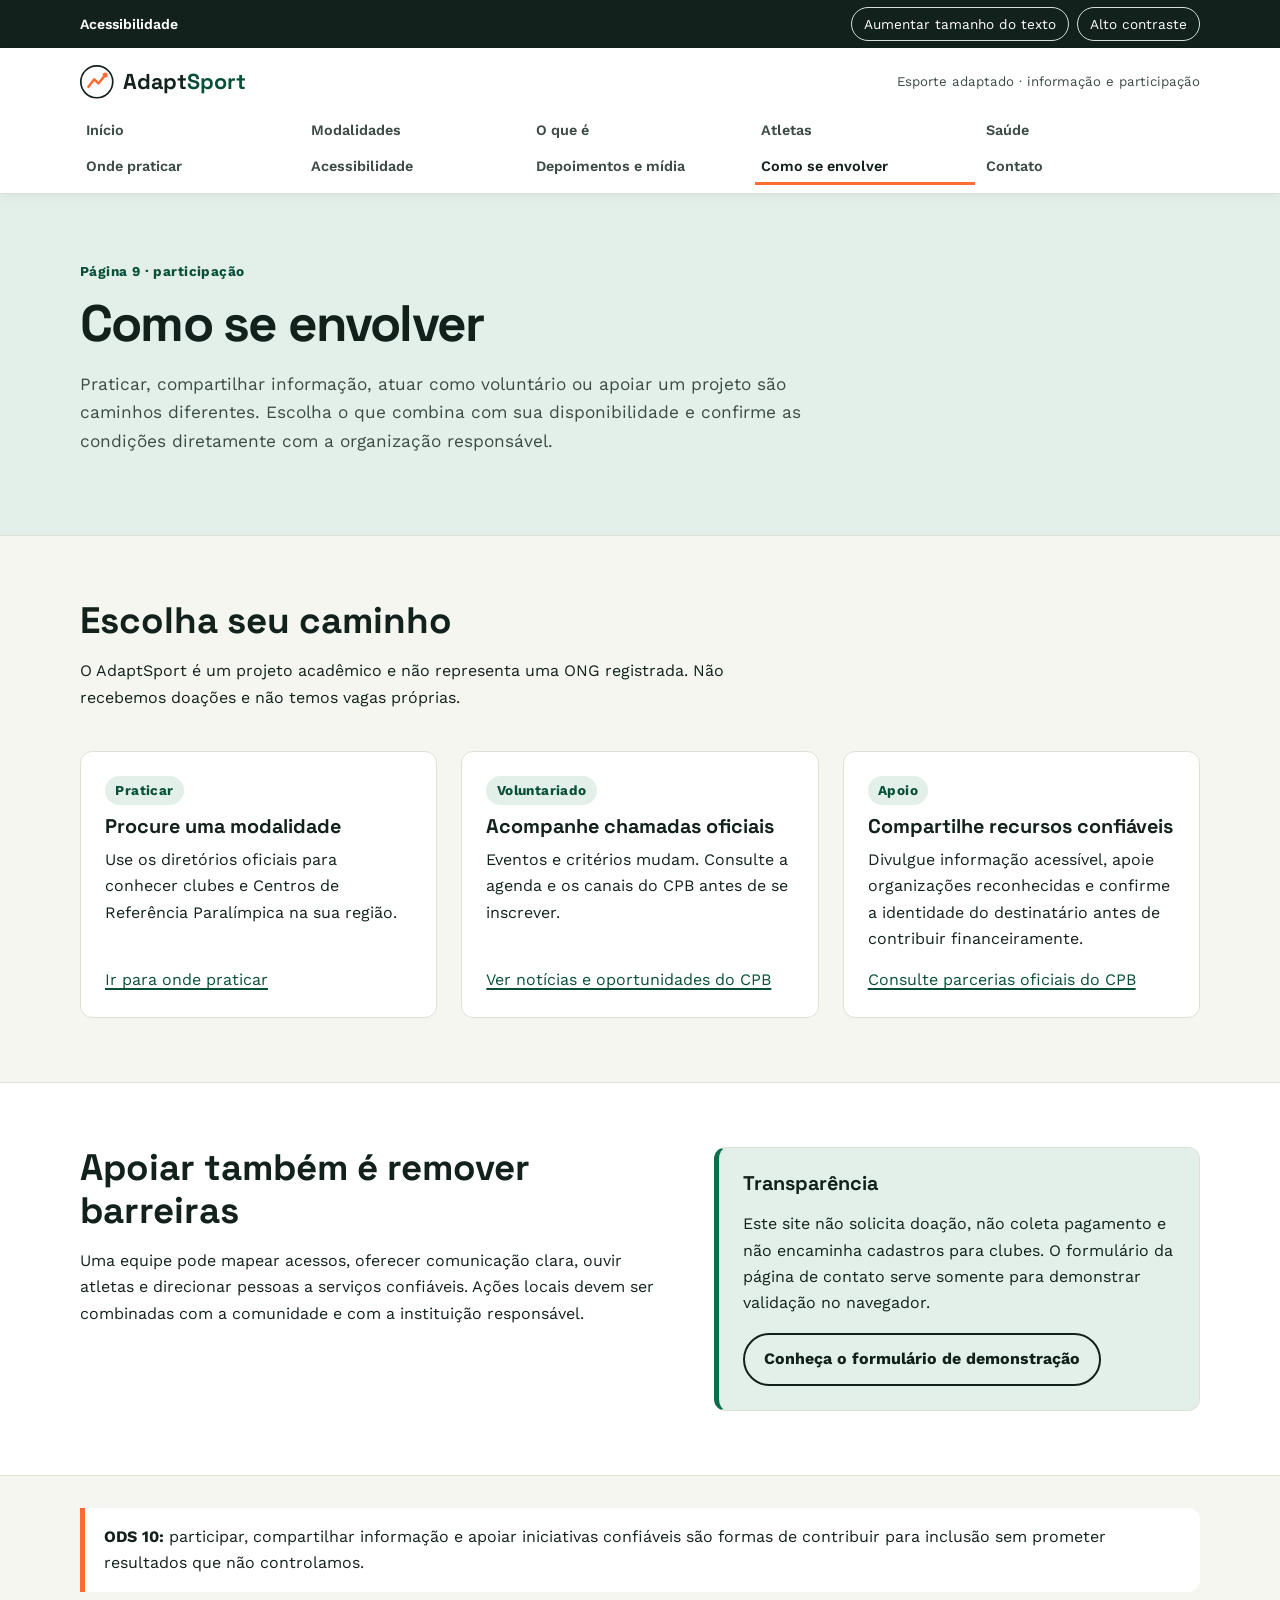
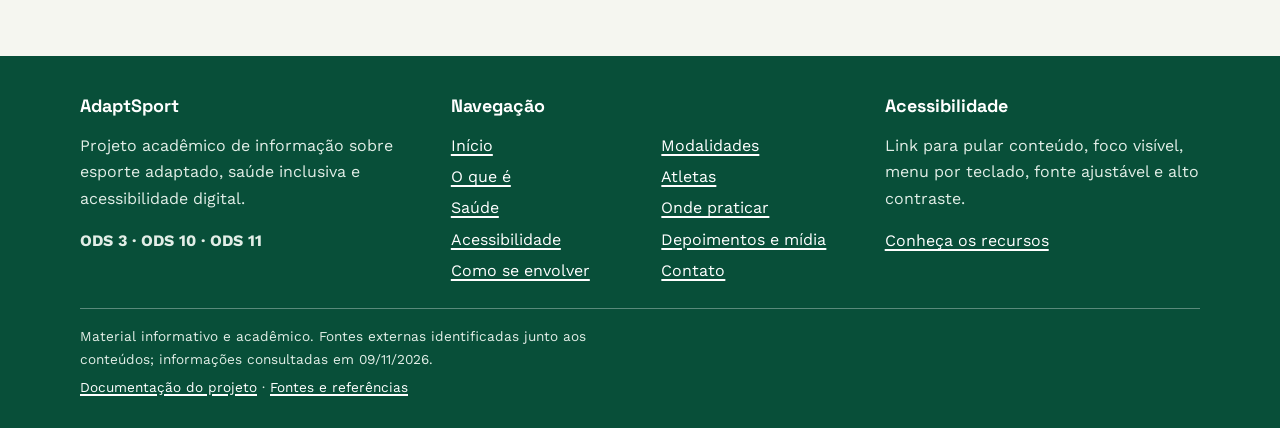
<file: envolva-se.html>
<!doctype html>
<!-- Documento HTML5 em português do Brasil. -->
<html lang="pt-BR">
<head>
  <!-- Metadados, título, descrição e carregamento dos estilos/scripts. -->
  <meta charset="utf-8">
  <meta name="viewport" content="width=device-width, initial-scale=1">
  <meta name="description" content="Maneiras de participar do esporte adaptado, buscar oportunidades de voluntariado e apoiar iniciativas oficiais.">
  <meta name="theme-color" content="#0B6E4F">
  <title>Como se envolver | AdaptSport</title>
  <link rel="stylesheet" href="assets/style.css">
  <script src="assets/a11y.js" defer></script>
  <script src="assets/app.js" defer></script>
</head>
<body>
<!-- Corpo visível da página. -->
<!-- Acessibilidade: permite pular diretamente para o conteúdo. -->
<a class="skip-link" href="#conteudo">Pular para o conteúdo principal</a>
<div class="a11y-bar" role="group" aria-label="Controles de acessibilidade"><div class="container a11y-bar__inner"><span class="a11y-bar__label">Acessibilidade</span><div class="a11y-bar__controls"><button type="button" id="btn-fonte" aria-pressed="false">Aumentar tamanho do texto</button><button type="button" id="btn-contraste" aria-pressed="false">Alto contraste</button></div></div></div>
<!-- Cabeçalho compartilhado: logo, menu e navegação principal. -->
<header class="site-header">
  <div class="container header-top">
    <a class="logo" href="index.html" aria-label="AdaptSport — página inicial"><svg class="logo__mark" viewBox="0 0 40 40" fill="none" aria-hidden="true" focusable="false"><circle cx="20" cy="20" r="19" stroke="currentColor" stroke-width="2"/><path d="M10 26 17 17l5 5 8-10" stroke="#FF6B35" stroke-width="3" stroke-linecap="round" stroke-linejoin="round"/><circle cx="30" cy="12" r="3" fill="#FF6B35"/></svg><span>Adapt<span class="accent-word">Sport</span></span></a>
    <span class="nav-note">Esporte adaptado · informação e participação</span>
    <button class="nav-toggle" id="nav-toggle" type="button" aria-controls="nav-menu" aria-expanded="true">Menu</button>
  </div>
  <nav class="main-nav container" id="nav-menu" aria-label="Navegação principal"><ul><li><a href="index.html">Início</a></li>
        <li><a href="modalidades.html">Modalidades</a></li>
        <li><a href="esporte-adaptado.html">O que é</a></li>
        <li><a href="atletas.html">Atletas</a></li>
        <li><a href="beneficios-saude.html">Saúde</a></li>
        <li><a href="onde-praticar.html">Onde praticar</a></li>
        <li><a href="acessibilidade.html">Acessibilidade</a></li>
        <li><a href="depoimentos.html">Depoimentos e mídia</a></li>
        <li><a href="envolva-se.html" aria-current="page">Como se envolver</a></li>
        <li><a href="contato.html">Contato</a></li></ul></nav>
</header>
<!-- Conteúdo específico desta página. -->
<main id="conteudo" tabindex="-1">

<section class="page-hero" aria-labelledby="titulo-pagina"><div class="container"><p class="eyebrow">Página 9 · participação</p><h1 id="titulo-pagina">Como se envolver</h1><p class="lead">Praticar, compartilhar informação, atuar como voluntário ou apoiar um projeto são caminhos diferentes. Escolha o que combina com sua disponibilidade e confirme as condições diretamente com a organização responsável.</p></div></section>
<section class="section" aria-labelledby="opcoes-titulo"><div class="container"><div class="section__head"><h2 id="opcoes-titulo">Escolha seu caminho</h2><p>O AdaptSport é um projeto acadêmico e não representa uma ONG registrada. Não recebemos doações e não temos vagas próprias.</p></div><div class="card-grid"><article class="card"><span class="tag">Praticar</span><h3>Procure uma modalidade</h3><p>Use os diretórios oficiais para conhecer clubes e Centros de Referência Paralímpica na sua região.</p><a href="onde-praticar.html">Ir para onde praticar</a></article><article class="card"><span class="tag">Voluntariado</span><h3>Acompanhe chamadas oficiais</h3><p>Eventos e critérios mudam. Consulte a agenda e os canais do CPB antes de se inscrever.</p><a href="https://cpb.org.br/noticias/">Ver notícias e oportunidades do CPB</a></article><article class="card"><span class="tag">Apoio</span><h3>Compartilhe recursos confiáveis</h3><p>Divulgue informação acessível, apoie organizações reconhecidas e confirme a identidade do destinatário antes de contribuir financeiramente.</p><a href="https://cpb.org.br/o-comite/patrocinio-e-parcerias/">Consulte parcerias oficiais do CPB</a></article></div></div></section>
<section class="section section--alt" aria-labelledby="apoio-titulo"><div class="container two-column"><div><h2 id="apoio-titulo">Apoiar também é remover barreiras</h2><p>Uma equipe pode mapear acessos, oferecer comunicação clara, ouvir atletas e direcionar pessoas a serviços confiáveis. Ações locais devem ser combinadas com a comunidade e com a instituição responsável.</p></div><aside class="callout"><h3>Transparência</h3><p>Este site não solicita doação, não coleta pagamento e não encaminha cadastros para clubes. O formulário da página de contato serve somente para demonstrar validação no navegador.</p><a class="btn btn-outline" href="contato.html">Conheça o formulário de demonstração</a></aside></div></section>
<aside class="ods-note container"><strong>ODS 10:</strong> participar, compartilhar informação e apoiar iniciativas confiáveis são formas de contribuir para inclusão sem prometer resultados que não controlamos.</aside>

</main>
<!-- Rodapé compartilhado com navegação, fontes e avisos do projeto. -->
<footer class="site-footer">
  <div class="container footer-grid">
    <section aria-labelledby="rodape-projeto"><h2 id="rodape-projeto">AdaptSport</h2><p>Projeto acadêmico de informação sobre esporte adaptado, saúde inclusiva e acessibilidade digital.</p><p class="footer-ods">ODS 3 · ODS 10 · ODS 11</p></section>
    <nav aria-label="Navegação do rodapé"><h2>Navegação</h2><ul class="footer-nav"><li><a href="index.html">Início</a></li>
          <li><a href="modalidades.html">Modalidades</a></li>
          <li><a href="esporte-adaptado.html">O que é</a></li>
          <li><a href="atletas.html">Atletas</a></li>
          <li><a href="beneficios-saude.html">Saúde</a></li>
          <li><a href="onde-praticar.html">Onde praticar</a></li>
          <li><a href="acessibilidade.html">Acessibilidade</a></li>
          <li><a href="depoimentos.html">Depoimentos e mídia</a></li>
          <li><a href="envolva-se.html">Como se envolver</a></li>
          <li><a href="contato.html">Contato</a></li></ul></nav>
    <section aria-labelledby="rodape-acessibilidade"><h2 id="rodape-acessibilidade">Acessibilidade</h2><p>Link para pular conteúdo, foco visível, menu por teclado, fonte ajustável e alto contraste.</p><p><a href="acessibilidade.html">Conheça os recursos</a></p></section>
  </div>
  <div class="container footer-bottom"><p>Material informativo e acadêmico. Fontes externas identificadas junto aos conteúdos; informações consultadas em 09/11/2026.</p><p><a href="docs/README.md">Documentação do projeto</a> · <a href="docs/fontes-e-referencias.md">Fontes e referências</a></p></div>
</footer>
</body>
</html>
</file>
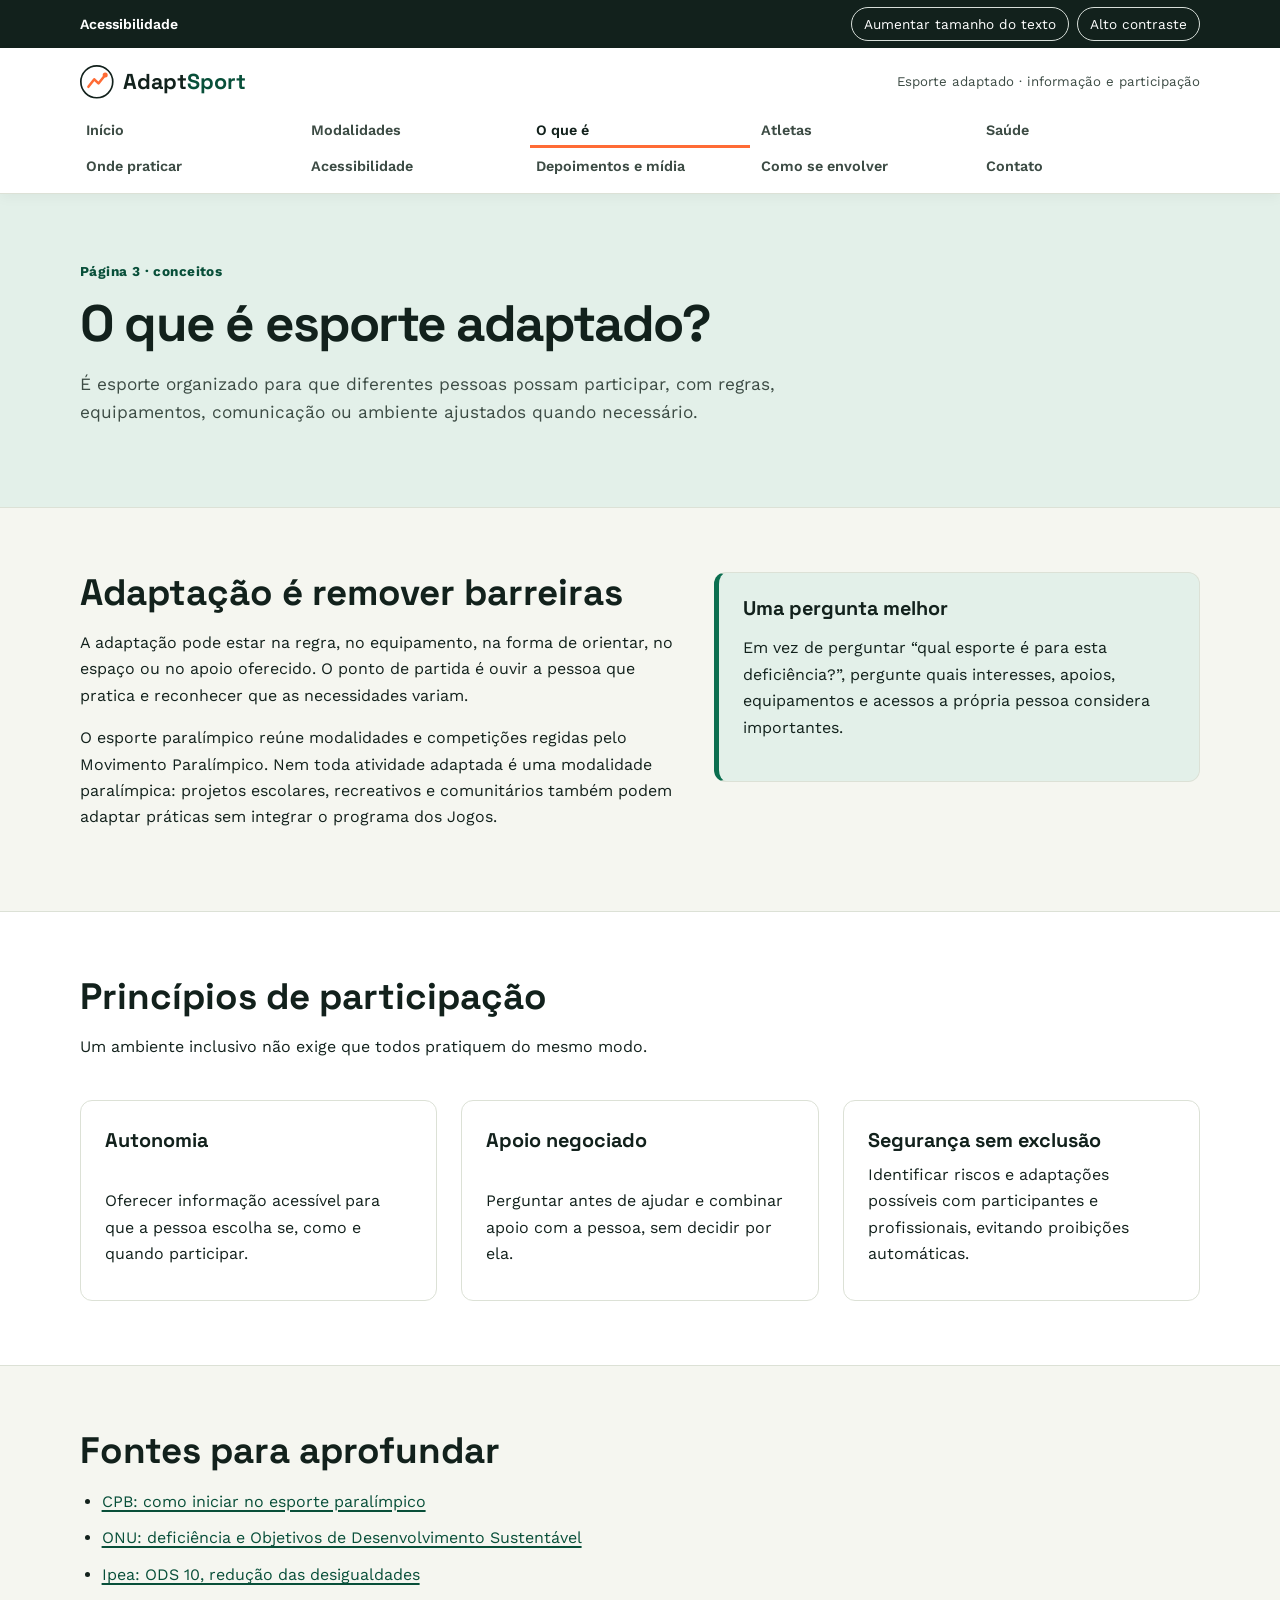
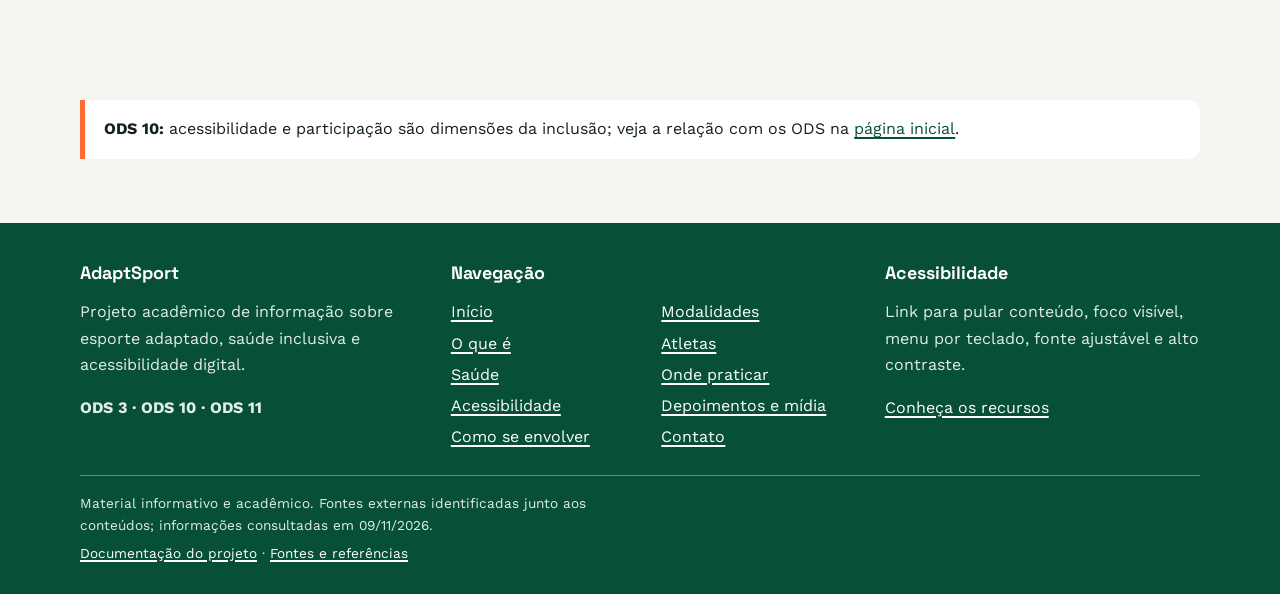
<file: esporte-adaptado.html>
<!doctype html>
<!-- Documento HTML5 em português do Brasil. -->
<html lang="pt-BR">
<head>
  <!-- Metadados, título, descrição e carregamento dos estilos/scripts. -->
  <meta charset="utf-8">
  <meta name="viewport" content="width=device-width, initial-scale=1">
  <meta name="description" content="Entenda esporte adaptado, diferenças de uso com esporte paralímpico e princípios de participação inclusiva.">
  <meta name="theme-color" content="#0B6E4F">
  <title>O que é esporte adaptado? | AdaptSport</title>
  <link rel="stylesheet" href="assets/style.css">
  <script src="assets/a11y.js" defer></script>
  <script src="assets/app.js" defer></script>
</head>
<body>
<!-- Corpo visível da página. -->
<!-- Acessibilidade: permite pular diretamente para o conteúdo. -->
<a class="skip-link" href="#conteudo">Pular para o conteúdo principal</a>
<div class="a11y-bar" role="group" aria-label="Controles de acessibilidade"><div class="container a11y-bar__inner"><span class="a11y-bar__label">Acessibilidade</span><div class="a11y-bar__controls"><button type="button" id="btn-fonte" aria-pressed="false">Aumentar tamanho do texto</button><button type="button" id="btn-contraste" aria-pressed="false">Alto contraste</button></div></div></div>
<!-- Cabeçalho compartilhado: logo, menu e navegação principal. -->
<header class="site-header">
  <div class="container header-top">
    <a class="logo" href="index.html" aria-label="AdaptSport — página inicial"><svg class="logo__mark" viewBox="0 0 40 40" fill="none" aria-hidden="true" focusable="false"><circle cx="20" cy="20" r="19" stroke="currentColor" stroke-width="2"/><path d="M10 26 17 17l5 5 8-10" stroke="#FF6B35" stroke-width="3" stroke-linecap="round" stroke-linejoin="round"/><circle cx="30" cy="12" r="3" fill="#FF6B35"/></svg><span>Adapt<span class="accent-word">Sport</span></span></a>
    <span class="nav-note">Esporte adaptado · informação e participação</span>
    <button class="nav-toggle" id="nav-toggle" type="button" aria-controls="nav-menu" aria-expanded="true">Menu</button>
  </div>
  <nav class="main-nav container" id="nav-menu" aria-label="Navegação principal"><ul><li><a href="index.html">Início</a></li>
        <li><a href="modalidades.html">Modalidades</a></li>
        <li><a href="esporte-adaptado.html" aria-current="page">O que é</a></li>
        <li><a href="atletas.html">Atletas</a></li>
        <li><a href="beneficios-saude.html">Saúde</a></li>
        <li><a href="onde-praticar.html">Onde praticar</a></li>
        <li><a href="acessibilidade.html">Acessibilidade</a></li>
        <li><a href="depoimentos.html">Depoimentos e mídia</a></li>
        <li><a href="envolva-se.html">Como se envolver</a></li>
        <li><a href="contato.html">Contato</a></li></ul></nav>
</header>
<!-- Conteúdo específico desta página. -->
<main id="conteudo" tabindex="-1">

<section class="page-hero" aria-labelledby="titulo-pagina"><div class="container"><p class="eyebrow">Página 3 · conceitos</p><h1 id="titulo-pagina">O que é esporte adaptado?</h1><p class="lead">É esporte organizado para que diferentes pessoas possam participar, com regras, equipamentos, comunicação ou ambiente ajustados quando necessário.</p></div></section>
<section class="section" aria-labelledby="conceito-titulo"><div class="container two-column"><div><h2 id="conceito-titulo">Adaptação é remover barreiras</h2><p>A adaptação pode estar na regra, no equipamento, na forma de orientar, no espaço ou no apoio oferecido. O ponto de partida é ouvir a pessoa que pratica e reconhecer que as necessidades variam.</p><p>O esporte paralímpico reúne modalidades e competições regidas pelo Movimento Paralímpico. Nem toda atividade adaptada é uma modalidade paralímpica: projetos escolares, recreativos e comunitários também podem adaptar práticas sem integrar o programa dos Jogos.</p></div><aside class="callout"><h3>Uma pergunta melhor</h3><p>Em vez de perguntar “qual esporte é para esta deficiência?”, pergunte quais interesses, apoios, equipamentos e acessos a própria pessoa considera importantes.</p></aside></div></section>
<section class="section section--alt" aria-labelledby="principios-titulo"><div class="container"><div class="section__head"><h2 id="principios-titulo">Princípios de participação</h2><p>Um ambiente inclusivo não exige que todos pratiquem do mesmo modo.</p></div><div class="card-grid"><article class="card"><h3>Autonomia</h3><p>Oferecer informação acessível para que a pessoa escolha se, como e quando participar.</p></article><article class="card"><h3>Apoio negociado</h3><p>Perguntar antes de ajudar e combinar apoio com a pessoa, sem decidir por ela.</p></article><article class="card"><h3>Segurança sem exclusão</h3><p>Identificar riscos e adaptações possíveis com participantes e profissionais, evitando proibições automáticas.</p></article></div></div></section>
<section class="section" aria-labelledby="fontes-conceito"><div class="container"><h2 id="fontes-conceito">Fontes para aprofundar</h2><ul class="link-list"><li><a href="https://cpb.org.br/o-comite/quero-ser-um-atleta/">CPB: como iniciar no esporte paralímpico</a></li><li><a href="https://social.desa.un.org/issues/disability/sustainable-development-goals-sdgs-and-disability">ONU: deficiência e Objetivos de Desenvolvimento Sustentável</a></li><li><a href="https://www.ipea.gov.br/ods/ods10.html">Ipea: ODS 10, redução das desigualdades</a></li></ul></div></section>
<aside class="ods-note container"><strong>ODS 10:</strong> acessibilidade e participação são dimensões da inclusão; veja a relação com os ODS na <a href="index.html#ods-titulo">página inicial</a>.</aside>

</main>
<!-- Rodapé compartilhado com navegação, fontes e avisos do projeto. -->
<footer class="site-footer">
  <div class="container footer-grid">
    <section aria-labelledby="rodape-projeto"><h2 id="rodape-projeto">AdaptSport</h2><p>Projeto acadêmico de informação sobre esporte adaptado, saúde inclusiva e acessibilidade digital.</p><p class="footer-ods">ODS 3 · ODS 10 · ODS 11</p></section>
    <nav aria-label="Navegação do rodapé"><h2>Navegação</h2><ul class="footer-nav"><li><a href="index.html">Início</a></li>
          <li><a href="modalidades.html">Modalidades</a></li>
          <li><a href="esporte-adaptado.html">O que é</a></li>
          <li><a href="atletas.html">Atletas</a></li>
          <li><a href="beneficios-saude.html">Saúde</a></li>
          <li><a href="onde-praticar.html">Onde praticar</a></li>
          <li><a href="acessibilidade.html">Acessibilidade</a></li>
          <li><a href="depoimentos.html">Depoimentos e mídia</a></li>
          <li><a href="envolva-se.html">Como se envolver</a></li>
          <li><a href="contato.html">Contato</a></li></ul></nav>
    <section aria-labelledby="rodape-acessibilidade"><h2 id="rodape-acessibilidade">Acessibilidade</h2><p>Link para pular conteúdo, foco visível, menu por teclado, fonte ajustável e alto contraste.</p><p><a href="acessibilidade.html">Conheça os recursos</a></p></section>
  </div>
  <div class="container footer-bottom"><p>Material informativo e acadêmico. Fontes externas identificadas junto aos conteúdos; informações consultadas em 09/11/2026.</p><p><a href="docs/README.md">Documentação do projeto</a> · <a href="docs/fontes-e-referencias.md">Fontes e referências</a></p></div>
</footer>
</body>
</html>
</file>
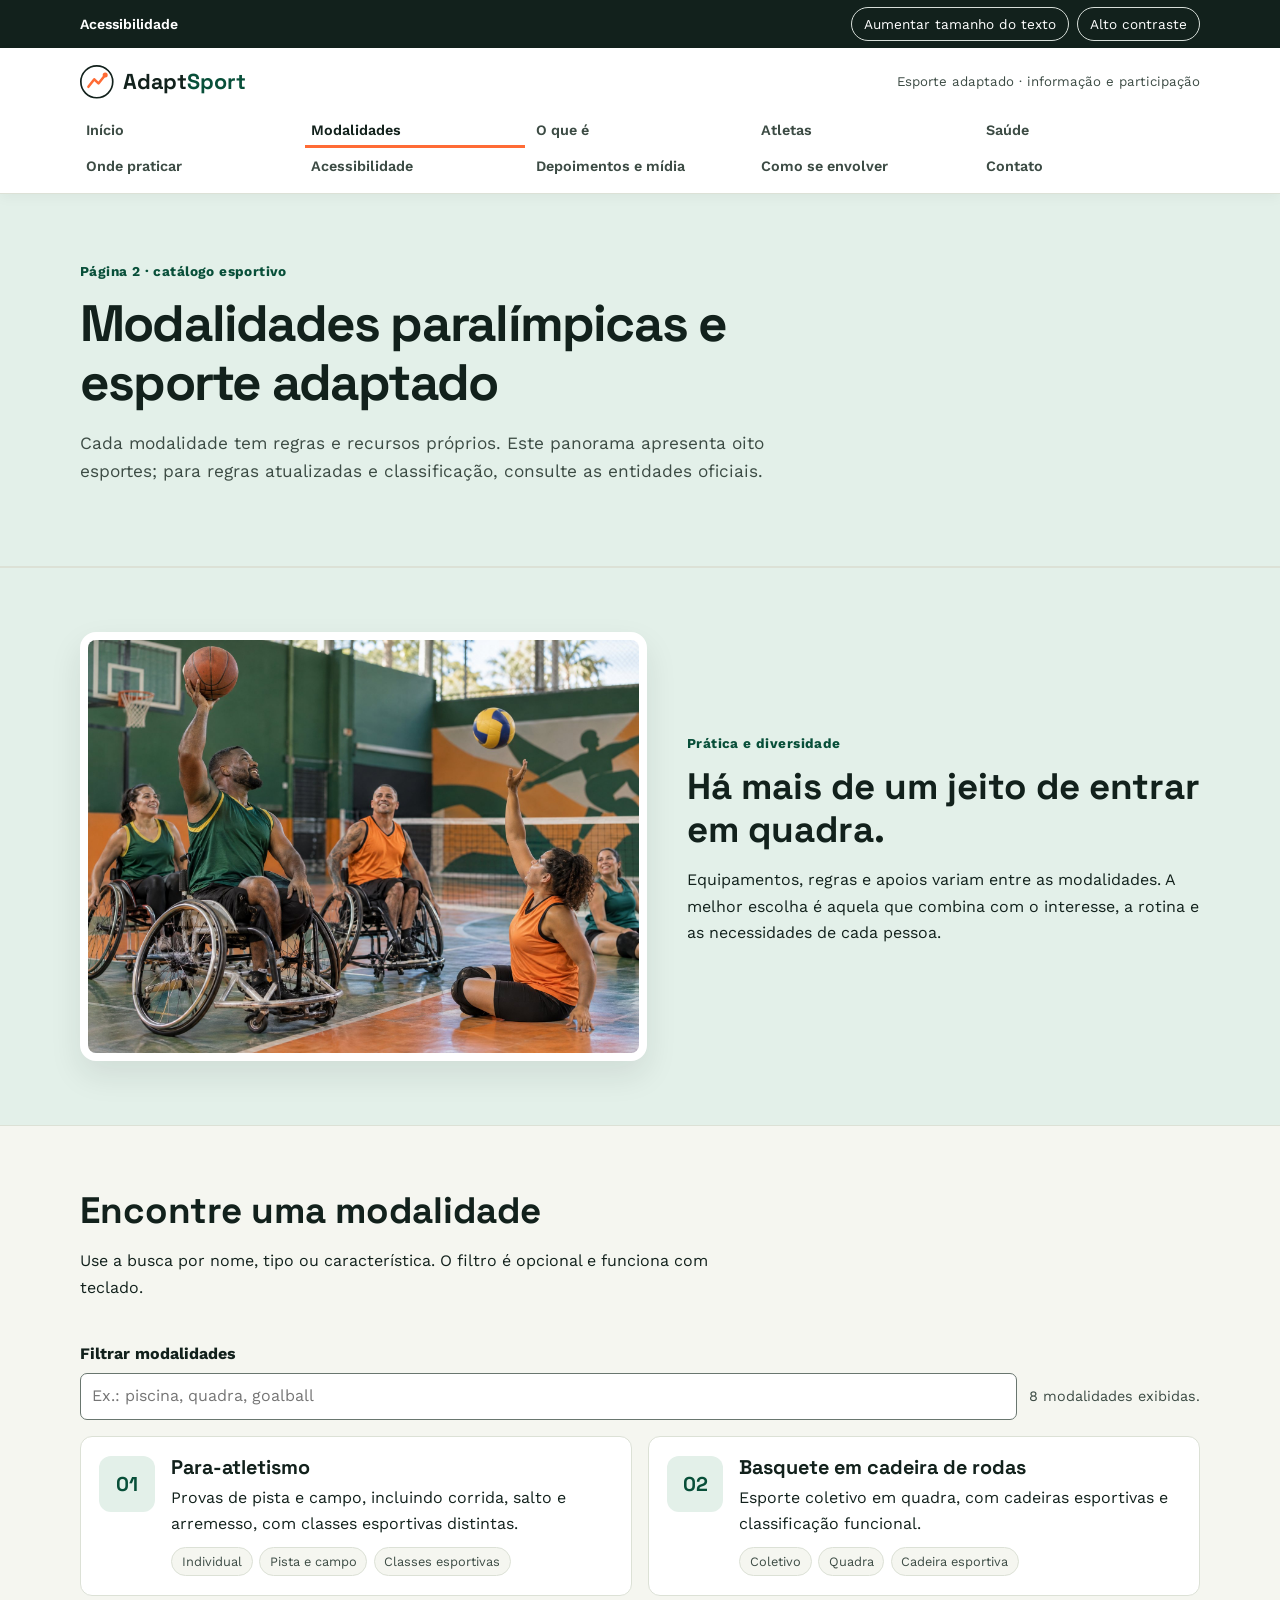
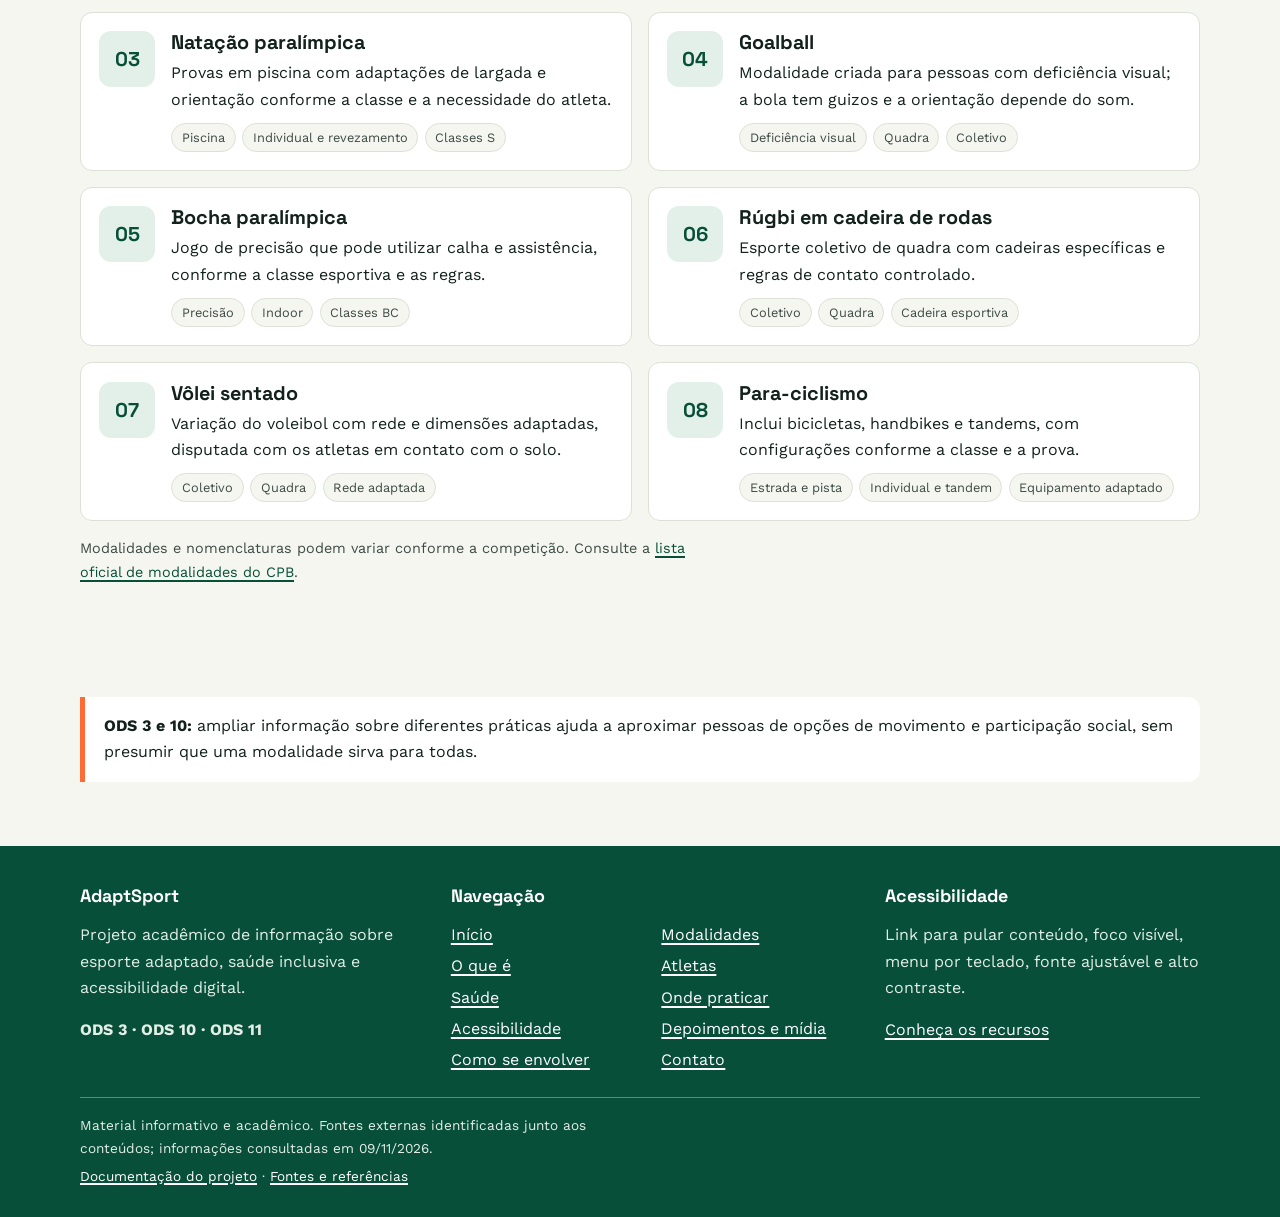
<file: modalidades.html>
<!doctype html>
<!-- Documento HTML5 em português do Brasil. -->
<html lang="pt-BR">
<head>
  <!-- Metadados, título, descrição e carregamento dos estilos/scripts. -->
  <meta charset="utf-8">
  <meta name="viewport" content="width=device-width, initial-scale=1">
  <meta name="description" content="Conheça oito modalidades paralímpicas e adaptadas, com uma busca simples e informações básicas sobre cada esporte.">
  <meta name="theme-color" content="#0B6E4F">
  <title>Modalidades paralímpicas | AdaptSport</title>
  <link rel="stylesheet" href="assets/style.css">
  <script src="assets/a11y.js" defer></script>
  <script src="assets/app.js" defer></script>
  <script src="assets/modalidades.js" defer></script>
</head>
<body>
<!-- Corpo visível da página. -->
<!-- Acessibilidade: permite pular diretamente para o conteúdo. -->
<a class="skip-link" href="#conteudo">Pular para o conteúdo principal</a>
<div class="a11y-bar" role="group" aria-label="Controles de acessibilidade"><div class="container a11y-bar__inner"><span class="a11y-bar__label">Acessibilidade</span><div class="a11y-bar__controls"><button type="button" id="btn-fonte" aria-pressed="false">Aumentar tamanho do texto</button><button type="button" id="btn-contraste" aria-pressed="false">Alto contraste</button></div></div></div>
<!-- Cabeçalho compartilhado: logo, menu e navegação principal. -->
<header class="site-header">
  <div class="container header-top">
    <a class="logo" href="index.html" aria-label="AdaptSport — página inicial"><svg class="logo__mark" viewBox="0 0 40 40" fill="none" aria-hidden="true" focusable="false"><circle cx="20" cy="20" r="19" stroke="currentColor" stroke-width="2"/><path d="M10 26 17 17l5 5 8-10" stroke="#FF6B35" stroke-width="3" stroke-linecap="round" stroke-linejoin="round"/><circle cx="30" cy="12" r="3" fill="#FF6B35"/></svg><span>Adapt<span class="accent-word">Sport</span></span></a>
    <span class="nav-note">Esporte adaptado · informação e participação</span>
    <button class="nav-toggle" id="nav-toggle" type="button" aria-controls="nav-menu" aria-expanded="true">Menu</button>
  </div>
  <nav class="main-nav container" id="nav-menu" aria-label="Navegação principal"><ul><li><a href="index.html">Início</a></li>
        <li><a href="modalidades.html" aria-current="page">Modalidades</a></li>
        <li><a href="esporte-adaptado.html">O que é</a></li>
        <li><a href="atletas.html">Atletas</a></li>
        <li><a href="beneficios-saude.html">Saúde</a></li>
        <li><a href="onde-praticar.html">Onde praticar</a></li>
        <li><a href="acessibilidade.html">Acessibilidade</a></li>
        <li><a href="depoimentos.html">Depoimentos e mídia</a></li>
        <li><a href="envolva-se.html">Como se envolver</a></li>
        <li><a href="contato.html">Contato</a></li></ul></nav>
</header>
<!-- Conteúdo específico desta página. -->
<main id="conteudo" tabindex="-1">

<section class="page-hero" aria-labelledby="titulo-pagina"><div class="container"><p class="eyebrow">Página 2 · catálogo esportivo</p><h1 id="titulo-pagina">Modalidades paralímpicas e esporte adaptado</h1><p class="lead">Cada modalidade tem regras e recursos próprios. Este panorama apresenta oito esportes; para regras atualizadas e classificação, consulte as entidades oficiais.</p></div></section>
<section class="section section--visual-intro" aria-labelledby="modalidades-imagem-titulo"><div class="container image-intro"><div class="image-intro__media"><img src="assets/images/modalidades-esporte-adaptado.jpg" alt="Grupo diverso praticando basquete em cadeira de rodas e vôlei sentado em um ginásio"></div><div><p class="eyebrow">Prática e diversidade</p><h2 id="modalidades-imagem-titulo">Há mais de um jeito de entrar em quadra.</h2><p>Equipamentos, regras e apoios variam entre as modalidades. A melhor escolha é aquela que combina com o interesse, a rotina e as necessidades de cada pessoa.</p></div></div></section>
<section class="section" aria-labelledby="catalogo-titulo"><div class="container">
  <div class="section__head"><h2 id="catalogo-titulo">Encontre uma modalidade</h2><p>Use a busca por nome, tipo ou característica. O filtro é opcional e funciona com teclado.</p></div>
  <div class="filter-bar"><label for="busca-modalidade">Filtrar modalidades</label><input id="busca-modalidade" type="search" placeholder="Ex.: piscina, quadra, goalball" aria-controls="lista-modalidades"><p id="resultado-modalidades" role="status" aria-live="polite">8 modalidades exibidas.</p></div>
  <ul class="sport-list" id="lista-modalidades">
    <li class="sport-card" data-modalidade="para-atletismo corrida salto arremesso pista"><span class="sport-icon" aria-hidden="true">01</span><div><h3><button class="sport-title" type="button" data-modalidade-id="01">Para-atletismo</button></h3><p>Provas de pista e campo, incluindo corrida, salto e arremesso, com classes esportivas distintas.</p><ul class="chips"><li>Individual</li><li>Pista e campo</li><li>Classes esportivas</li></ul></div></li>
    <li class="sport-card" data-modalidade="basquete cadeira de rodas coletivo quadra"><span class="sport-icon" aria-hidden="true">02</span><div><h3><button class="sport-title" type="button" data-modalidade-id="02">Basquete em cadeira de rodas</button></h3><p>Esporte coletivo em quadra, com cadeiras esportivas e classificação funcional.</p><ul class="chips"><li>Coletivo</li><li>Quadra</li><li>Cadeira esportiva</li></ul></div></li>
    <li class="sport-card" data-modalidade="03 natação piscina água classes"><span class="sport-icon" aria-hidden="true">03</span><div><h3><button class="sport-title" type="button" data-modalidade-id="03">Natação paralímpica</button></h3><p>Provas em piscina com adaptações de largada e orientação conforme a classe e a necessidade do atleta.</p><ul class="chips"><li>Piscina</li><li>Individual e revezamento</li><li>Classes S</li></ul></div></li>
    <li class="sport-card" data-modalidade="04 goalball visual bola guizo quadra"><span class="sport-icon" aria-hidden="true">04</span><div><h3><button class="sport-title" type="button" data-modalidade-id="04">Goalball</button></h3><p>Modalidade criada para pessoas com deficiência visual; a bola tem guizos e a orientação depende do som.</p><ul class="chips"><li>Deficiência visual</li><li>Quadra</li><li>Coletivo</li></ul></div></li>
    <li class="sport-card" data-modalidade="05 bocha precisão calha cadeira"><span class="sport-icon" aria-hidden="true">05</span><div><h3><button class="sport-title" type="button" data-modalidade-id="05">Bocha paralímpica</button></h3><p>Jogo de precisão que pode utilizar calha e assistência, conforme a classe esportiva e as regras.</p><ul class="chips"><li>Precisão</li><li>Indoor</li><li>Classes BC</li></ul></div></li>
    <li class="sport-card" data-modalidade="06 rugby cadeira de rodas contato quadra"><span class="sport-icon" aria-hidden="true">06</span><div><h3><button class="sport-title" type="button" data-modalidade-id="06">Rúgbi em cadeira de rodas</button></h3><p>Esporte coletivo de quadra com cadeiras específicas e regras de contato controlado.</p><ul class="chips"><li>Coletivo</li><li>Quadra</li><li>Cadeira esportiva</li></ul></div></li>
    <li class="sport-card" data-modalidade="07 vôlei sentado voleibol rede quadra coletivo"><span class="sport-icon" aria-hidden="true">07</span><div><h3><button class="sport-title" type="button" data-modalidade-id="07">Vôlei sentado</button></h3><p>Variação do voleibol com rede e dimensões adaptadas, disputada com os atletas em contato com o solo.</p><ul class="chips"><li>Coletivo</li><li>Quadra</li><li>Rede adaptada</li></ul></div></li>
    <li class="sport-card" data-modalidade="08 para-ciclismo bicicleta tandem handbike estrada pista"><span class="sport-icon" aria-hidden="true">08</span><div><h3><button class="sport-title" type="button" data-modalidade-id="08">Para-ciclismo</button></h3><p>Inclui bicicletas, handbikes e tandems, com configurações conforme a classe e a prova.</p><ul class="chips"><li>Estrada e pista</li><li>Individual e tandem</li><li>Equipamento adaptado</li></ul></div></li>
  </ul>

<dialog id="modal-modalidade" aria-labelledby="modalidade-titulo">
  <form method="dialog" class="modalidade-dialog">
    <button class="modalidade-dialog__close" type="button" data-modal-close aria-label="Fechar explicação">×</button>
    <p class="eyebrow">Detalhes da modalidade</p>
    <h2 id="modalidade-titulo">Modalidade</h2>
    <h3>O que é</h3>
    <p id="modalidade-o-que-e"></p>
    <h3>Como funciona</h3>
    <p id="modalidade-como-funciona"></p>
    <div class="modalidade-dialog__links">
      <a id="modalidade-youtube" class="btn btn-primary" href="#" target="_blank" rel="noopener">Assistir no YouTube</a>
      <a id="modalidade-fonte" class="btn btn-outline" href="#" target="_blank" rel="noopener">Fonte institucional</a>
    </div>
    <p class="modalidade-dialog__note">Os links abrem em nova aba. Consulte as entidades oficiais para regras, classificação e calendário atualizados.</p>
  </form>
</dialog>
<p class="source-note">Modalidades e nomenclaturas podem variar conforme a competição. Consulte a <a href="https://cpb.org.br/modalidades/">lista oficial de modalidades do CPB</a>.</p>
</div></section>
<aside class="ods-note container"><strong>ODS 3 e 10:</strong> ampliar informação sobre diferentes práticas ajuda a aproximar pessoas de opções de movimento e participação social, sem presumir que uma modalidade sirva para todas.</aside>

</main>
<!-- Rodapé compartilhado com navegação, fontes e avisos do projeto. -->
<footer class="site-footer">
  <div class="container footer-grid">
    <section aria-labelledby="rodape-projeto"><h2 id="rodape-projeto">AdaptSport</h2><p>Projeto acadêmico de informação sobre esporte adaptado, saúde inclusiva e acessibilidade digital.</p><p class="footer-ods">ODS 3 · ODS 10 · ODS 11</p></section>
    <nav aria-label="Navegação do rodapé"><h2>Navegação</h2><ul class="footer-nav"><li><a href="index.html">Início</a></li>
          <li><a href="modalidades.html">Modalidades</a></li>
          <li><a href="esporte-adaptado.html">O que é</a></li>
          <li><a href="atletas.html">Atletas</a></li>
          <li><a href="beneficios-saude.html">Saúde</a></li>
          <li><a href="onde-praticar.html">Onde praticar</a></li>
          <li><a href="acessibilidade.html">Acessibilidade</a></li>
          <li><a href="depoimentos.html">Depoimentos e mídia</a></li>
          <li><a href="envolva-se.html">Como se envolver</a></li>
          <li><a href="contato.html">Contato</a></li></ul></nav>
    <section aria-labelledby="rodape-acessibilidade"><h2 id="rodape-acessibilidade">Acessibilidade</h2><p>Link para pular conteúdo, foco visível, menu por teclado, fonte ajustável e alto contraste.</p><p><a href="acessibilidade.html">Conheça os recursos</a></p></section>
  </div>
  <div class="container footer-bottom"><p>Material informativo e acadêmico. Fontes externas identificadas junto aos conteúdos; informações consultadas em 09/11/2026.</p><p><a href="docs/README.md">Documentação do projeto</a> · <a href="docs/fontes-e-referencias.md">Fontes e referências</a></p></div>
</footer>
</body>
</html>
</file>
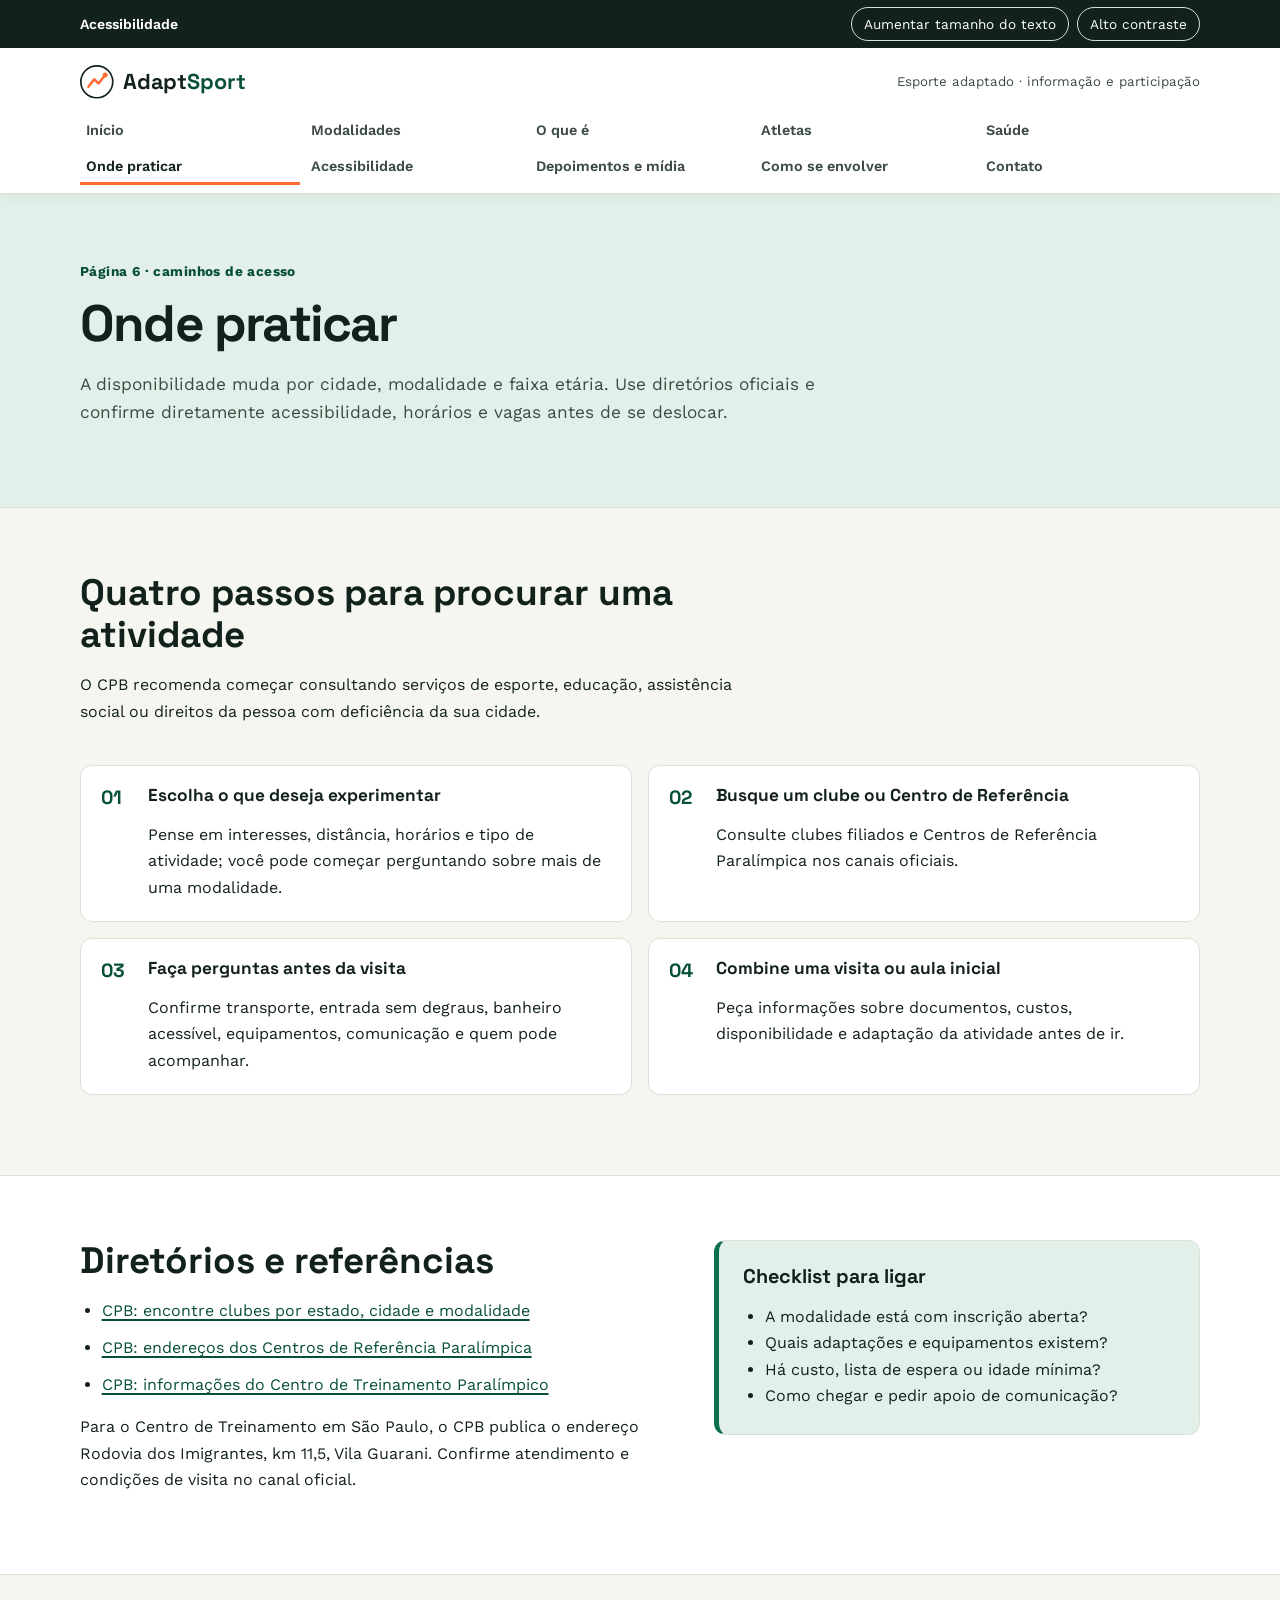
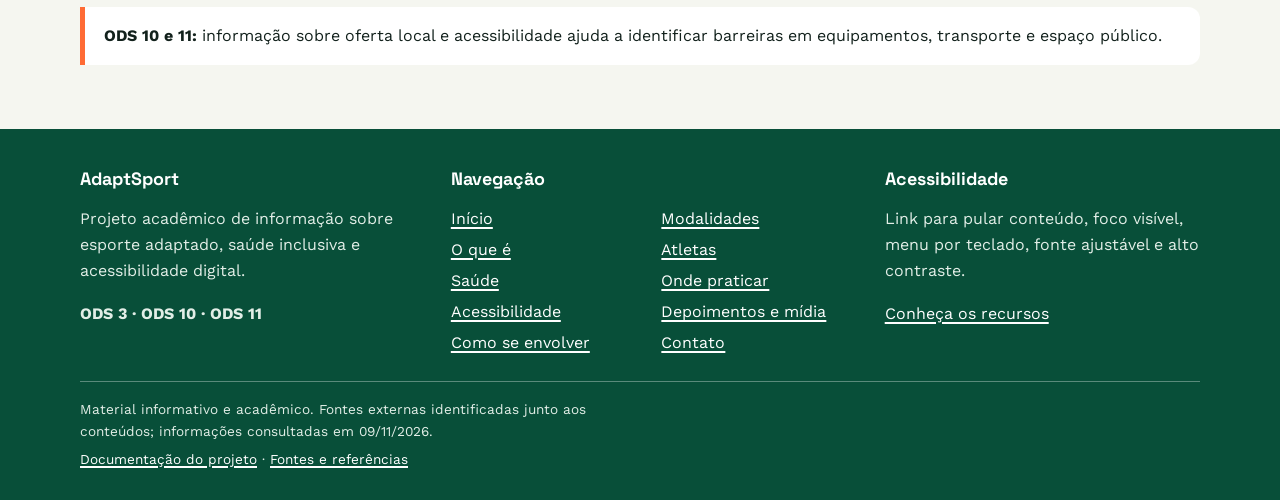
<file: onde-praticar.html>
<!doctype html>
<!-- Documento HTML5 em português do Brasil. -->
<html lang="pt-BR">
<head>
  <!-- Metadados, título, descrição e carregamento dos estilos/scripts. -->
  <meta charset="utf-8">
  <meta name="viewport" content="width=device-width, initial-scale=1">
  <meta name="description" content="Passos e links oficiais para procurar clubes, associações e Centros de Referência Paralímpica no Brasil.">
  <meta name="theme-color" content="#0B6E4F">
  <title>Onde praticar | AdaptSport</title>
  <link rel="stylesheet" href="assets/style.css">
  <script src="assets/a11y.js" defer></script>
  <script src="assets/app.js" defer></script>
</head>
<body>
<!-- Corpo visível da página. -->
<!-- Acessibilidade: permite pular diretamente para o conteúdo. -->
<a class="skip-link" href="#conteudo">Pular para o conteúdo principal</a>
<div class="a11y-bar" role="group" aria-label="Controles de acessibilidade"><div class="container a11y-bar__inner"><span class="a11y-bar__label">Acessibilidade</span><div class="a11y-bar__controls"><button type="button" id="btn-fonte" aria-pressed="false">Aumentar tamanho do texto</button><button type="button" id="btn-contraste" aria-pressed="false">Alto contraste</button></div></div></div>
<!-- Cabeçalho compartilhado: logo, menu e navegação principal. -->
<header class="site-header">
  <div class="container header-top">
    <a class="logo" href="index.html" aria-label="AdaptSport — página inicial"><svg class="logo__mark" viewBox="0 0 40 40" fill="none" aria-hidden="true" focusable="false"><circle cx="20" cy="20" r="19" stroke="currentColor" stroke-width="2"/><path d="M10 26 17 17l5 5 8-10" stroke="#FF6B35" stroke-width="3" stroke-linecap="round" stroke-linejoin="round"/><circle cx="30" cy="12" r="3" fill="#FF6B35"/></svg><span>Adapt<span class="accent-word">Sport</span></span></a>
    <span class="nav-note">Esporte adaptado · informação e participação</span>
    <button class="nav-toggle" id="nav-toggle" type="button" aria-controls="nav-menu" aria-expanded="true">Menu</button>
  </div>
  <nav class="main-nav container" id="nav-menu" aria-label="Navegação principal"><ul><li><a href="index.html">Início</a></li>
        <li><a href="modalidades.html">Modalidades</a></li>
        <li><a href="esporte-adaptado.html">O que é</a></li>
        <li><a href="atletas.html">Atletas</a></li>
        <li><a href="beneficios-saude.html">Saúde</a></li>
        <li><a href="onde-praticar.html" aria-current="page">Onde praticar</a></li>
        <li><a href="acessibilidade.html">Acessibilidade</a></li>
        <li><a href="depoimentos.html">Depoimentos e mídia</a></li>
        <li><a href="envolva-se.html">Como se envolver</a></li>
        <li><a href="contato.html">Contato</a></li></ul></nav>
</header>
<!-- Conteúdo específico desta página. -->
<main id="conteudo" tabindex="-1">

<section class="page-hero" aria-labelledby="titulo-pagina"><div class="container"><p class="eyebrow">Página 6 · caminhos de acesso</p><h1 id="titulo-pagina">Onde praticar</h1><p class="lead">A disponibilidade muda por cidade, modalidade e faixa etária. Use diretórios oficiais e confirme diretamente acessibilidade, horários e vagas antes de se deslocar.</p></div></section>
<section class="section" aria-labelledby="passos-titulo"><div class="container"><div class="section__head"><h2 id="passos-titulo">Quatro passos para procurar uma atividade</h2><p>O CPB recomenda começar consultando serviços de esporte, educação, assistência social ou direitos da pessoa com deficiência da sua cidade.</p></div><ol class="steps"><li><h3>Escolha o que deseja experimentar</h3><p>Pense em interesses, distância, horários e tipo de atividade; você pode começar perguntando sobre mais de uma modalidade.</p></li><li><h3>Busque um clube ou Centro de Referência</h3><p>Consulte clubes filiados e Centros de Referência Paralímpica nos canais oficiais.</p></li><li><h3>Faça perguntas antes da visita</h3><p>Confirme transporte, entrada sem degraus, banheiro acessível, equipamentos, comunicação e quem pode acompanhar.</p></li><li><h3>Combine uma visita ou aula inicial</h3><p>Peça informações sobre documentos, custos, disponibilidade e adaptação da atividade antes de ir.</p></li></ol></div></section>
<section class="section section--alt" aria-labelledby="diretorios-titulo"><div class="container two-column"><div><h2 id="diretorios-titulo">Diretórios e referências</h2><ul class="link-list"><li><a href="https://cpb.org.br/o-comite/quero-ser-um-atleta/">CPB: encontre clubes por estado, cidade e modalidade</a></li><li><a href="https://cpb.org.br/programas/centros-de-referencia/">CPB: endereços dos Centros de Referência Paralímpica</a></li><li><a href="https://cpb.org.br/ct-paralimpico/centro-de-treinamento/">CPB: informações do Centro de Treinamento Paralímpico</a></li></ul><p>Para o Centro de Treinamento em São Paulo, o CPB publica o endereço Rodovia dos Imigrantes, km 11,5, Vila Guarani. Confirme atendimento e condições de visita no canal oficial.</p></div><aside class="callout"><h3>Checklist para ligar</h3><ul><li>A modalidade está com inscrição aberta?</li><li>Quais adaptações e equipamentos existem?</li><li>Há custo, lista de espera ou idade mínima?</li><li>Como chegar e pedir apoio de comunicação?</li></ul></aside></div></section>
<aside class="ods-note container"><strong>ODS 10 e 11:</strong> informação sobre oferta local e acessibilidade ajuda a identificar barreiras em equipamentos, transporte e espaço público.</aside>

</main>
<!-- Rodapé compartilhado com navegação, fontes e avisos do projeto. -->
<footer class="site-footer">
  <div class="container footer-grid">
    <section aria-labelledby="rodape-projeto"><h2 id="rodape-projeto">AdaptSport</h2><p>Projeto acadêmico de informação sobre esporte adaptado, saúde inclusiva e acessibilidade digital.</p><p class="footer-ods">ODS 3 · ODS 10 · ODS 11</p></section>
    <nav aria-label="Navegação do rodapé"><h2>Navegação</h2><ul class="footer-nav"><li><a href="index.html">Início</a></li>
          <li><a href="modalidades.html">Modalidades</a></li>
          <li><a href="esporte-adaptado.html">O que é</a></li>
          <li><a href="atletas.html">Atletas</a></li>
          <li><a href="beneficios-saude.html">Saúde</a></li>
          <li><a href="onde-praticar.html">Onde praticar</a></li>
          <li><a href="acessibilidade.html">Acessibilidade</a></li>
          <li><a href="depoimentos.html">Depoimentos e mídia</a></li>
          <li><a href="envolva-se.html">Como se envolver</a></li>
          <li><a href="contato.html">Contato</a></li></ul></nav>
    <section aria-labelledby="rodape-acessibilidade"><h2 id="rodape-acessibilidade">Acessibilidade</h2><p>Link para pular conteúdo, foco visível, menu por teclado, fonte ajustável e alto contraste.</p><p><a href="acessibilidade.html">Conheça os recursos</a></p></section>
  </div>
  <div class="container footer-bottom"><p>Material informativo e acadêmico. Fontes externas identificadas junto aos conteúdos; informações consultadas em 09/11/2026.</p><p><a href="docs/README.md">Documentação do projeto</a> · <a href="docs/fontes-e-referencias.md">Fontes e referências</a></p></div>
</footer>
</body>
</html>
</file>
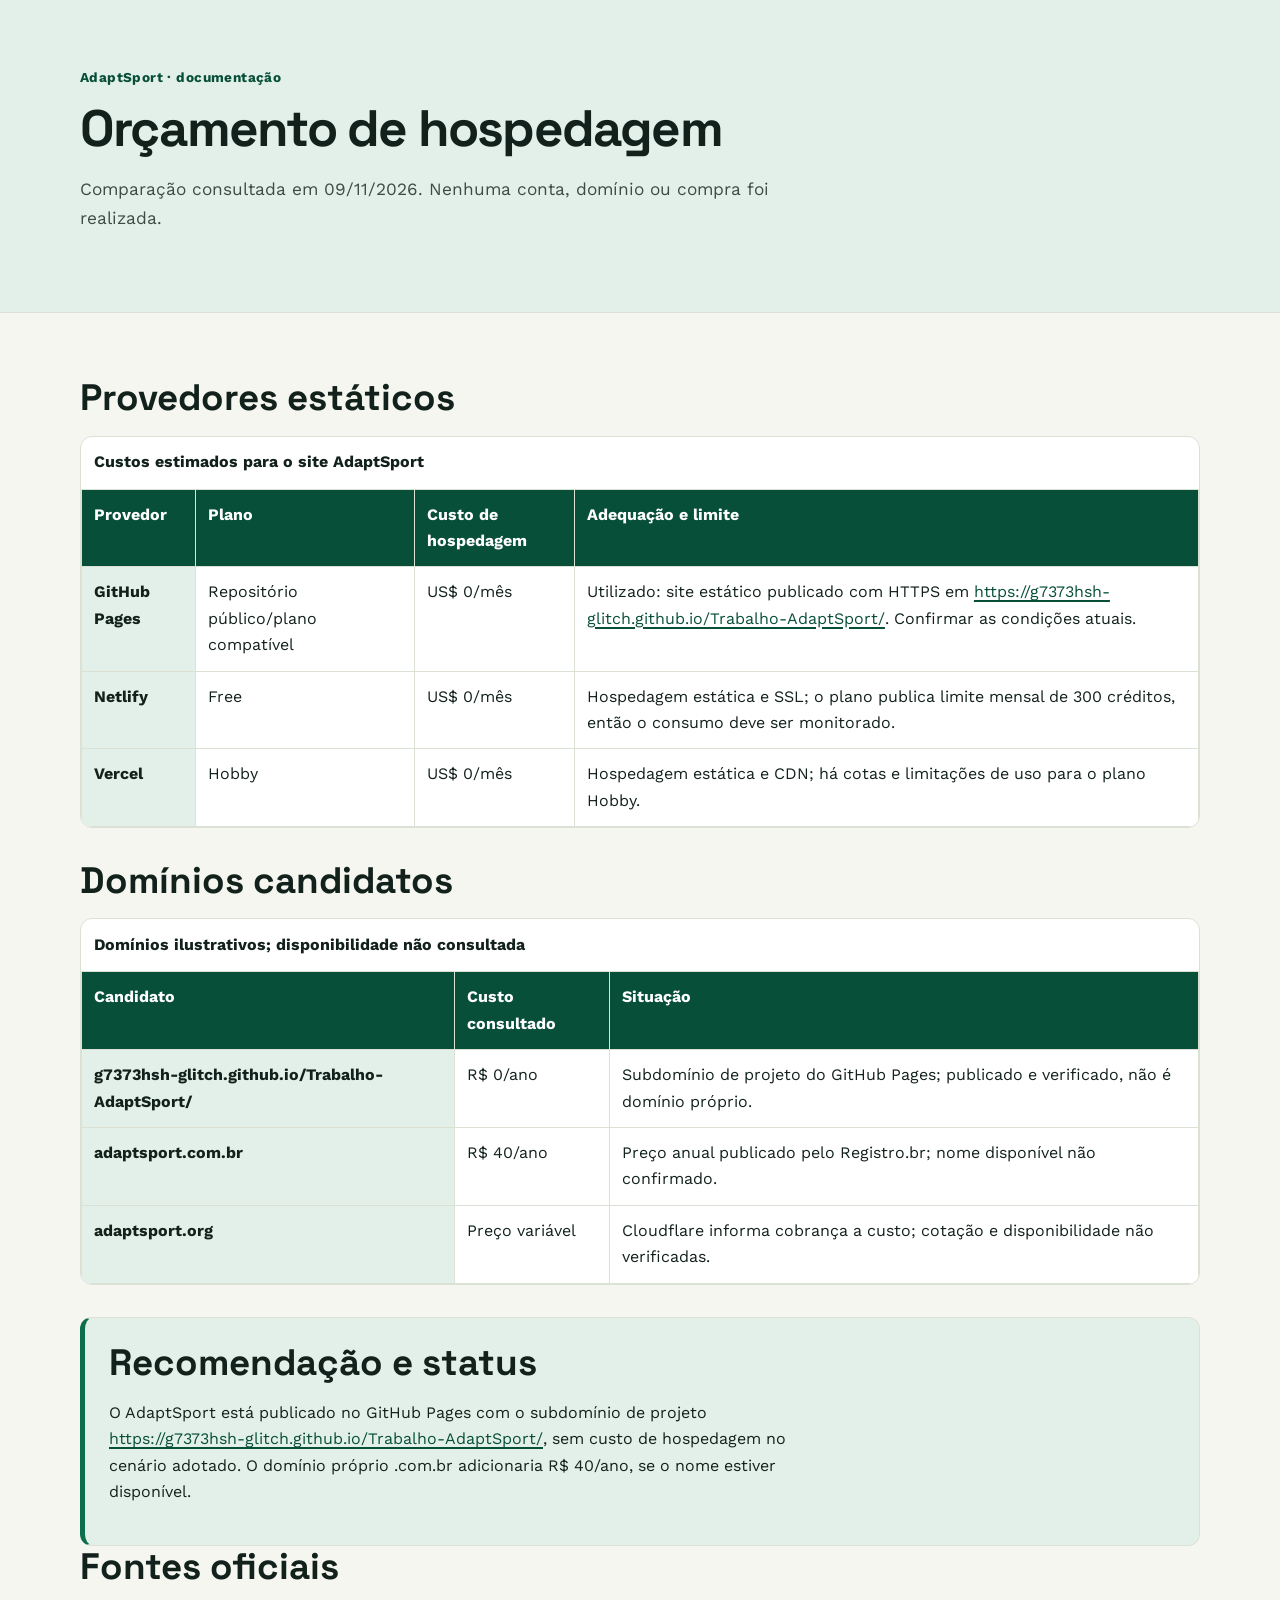
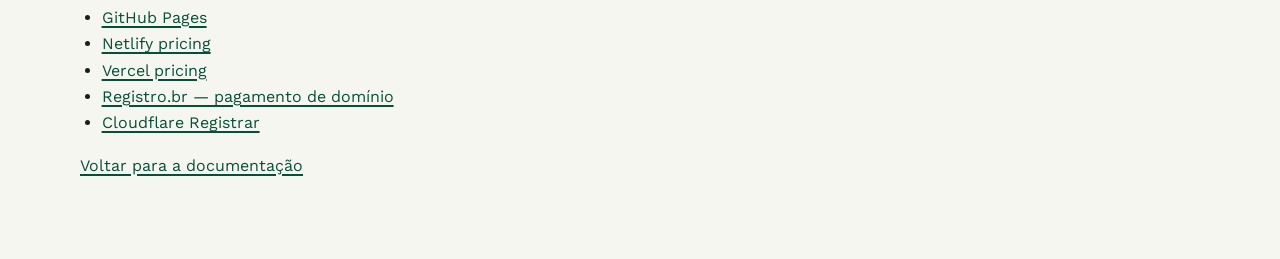
<file: docs/orcamento_hospedagem.html>
<!doctype html>
<html lang="pt-BR">
<head>
  <meta charset="utf-8">
  <meta name="viewport" content="width=device-width, initial-scale=1">
  <title>Orçamento de hospedagem — AdaptSport</title>
  <link rel="stylesheet" href="../assets/style.css">
</head>
<body>
<a class="skip-link" href="#conteudo">Pular para o conteúdo</a>
<header class="page-hero"><div class="container"><p class="eyebrow">AdaptSport · documentação</p><h1>Orçamento de hospedagem</h1><p class="lead">Comparação consultada em 09/11/2026. Nenhuma conta, domínio ou compra foi realizada.</p></div></header>
<main class="container section" id="conteudo">
  <h2>Provedores estáticos</h2>
  <div class="table-scroll" tabindex="0" aria-label="Tabela comparativa de hospedagem; use setas para percorrer em telas estreitas">
    <table class="budget-table">
      <caption>Custos estimados para o site AdaptSport</caption>
      <thead><tr><th scope="col">Provedor</th><th scope="col">Plano</th><th scope="col">Custo de hospedagem</th><th scope="col">Adequação e limite</th></tr></thead>
      <tbody>
        <tr><th scope="row">GitHub Pages</th><td>Repositório público/plano compatível</td><td>US$ 0/mês</td><td>Utilizado: site estático publicado com HTTPS em <a href="https://g7373hsh-glitch.github.io/Trabalho-AdaptSport/">https://g7373hsh-glitch.github.io/Trabalho-AdaptSport/</a>. Confirmar as condições atuais.</td></tr>
        <tr><th scope="row">Netlify</th><td>Free</td><td>US$ 0/mês</td><td>Hospedagem estática e SSL; o plano publica limite mensal de 300 créditos, então o consumo deve ser monitorado.</td></tr>
        <tr><th scope="row">Vercel</th><td>Hobby</td><td>US$ 0/mês</td><td>Hospedagem estática e CDN; há cotas e limitações de uso para o plano Hobby.</td></tr>
      </tbody>
    </table>
  </div>
  <h2>Domínios candidatos</h2>
  <div class="table-scroll" tabindex="0" aria-label="Tabela de candidatos de domínio; use setas para percorrer em telas estreitas">
    <table class="budget-table">
      <caption>Domínios ilustrativos; disponibilidade não consultada</caption>
      <thead><tr><th scope="col">Candidato</th><th scope="col">Custo consultado</th><th scope="col">Situação</th></tr></thead>
      <tbody>
        <tr><th scope="row">g7373hsh-glitch.github.io/Trabalho-AdaptSport/</th><td>R$ 0/ano</td><td>Subdomínio de projeto do GitHub Pages; publicado e verificado, não é domínio próprio.</td></tr>
        <tr><th scope="row">adaptsport.com.br</th><td>R$ 40/ano</td><td>Preço anual publicado pelo Registro.br; nome disponível não confirmado.</td></tr>
        <tr><th scope="row">adaptsport.org</th><td>Preço variável</td><td>Cloudflare informa cobrança a custo; cotação e disponibilidade não verificadas.</td></tr>
      </tbody>
    </table>
  </div>
  <aside class="callout"><h2>Recomendação e status</h2><p>O AdaptSport está publicado no GitHub Pages com o subdomínio de projeto <a href="https://g7373hsh-glitch.github.io/Trabalho-AdaptSport/">https://g7373hsh-glitch.github.io/Trabalho-AdaptSport/</a>, sem custo de hospedagem no cenário adotado. O domínio próprio .com.br adicionaria R$ 40/ano, se o nome estiver disponível.</p></aside>
  <h2>Fontes oficiais</h2>
  <ul>
    <li><a href="https://docs.github.com/en/pages/getting-started-with-github-pages/about-github-pages">GitHub Pages</a></li>
    <li><a href="https://www.netlify.com/pricing/">Netlify pricing</a></li>
    <li><a href="https://vercel.com/pricing">Vercel pricing</a></li>
    <li><a href="https://registro.br/ajuda/pagamento-de-dominio/">Registro.br — pagamento de domínio</a></li>
    <li><a href="https://www.cloudflare.com/domains/">Cloudflare Registrar</a></li>
  </ul>
  <p><a href="README.md">Voltar para a documentação</a></p>
</main>
</body>
</html>
</file>
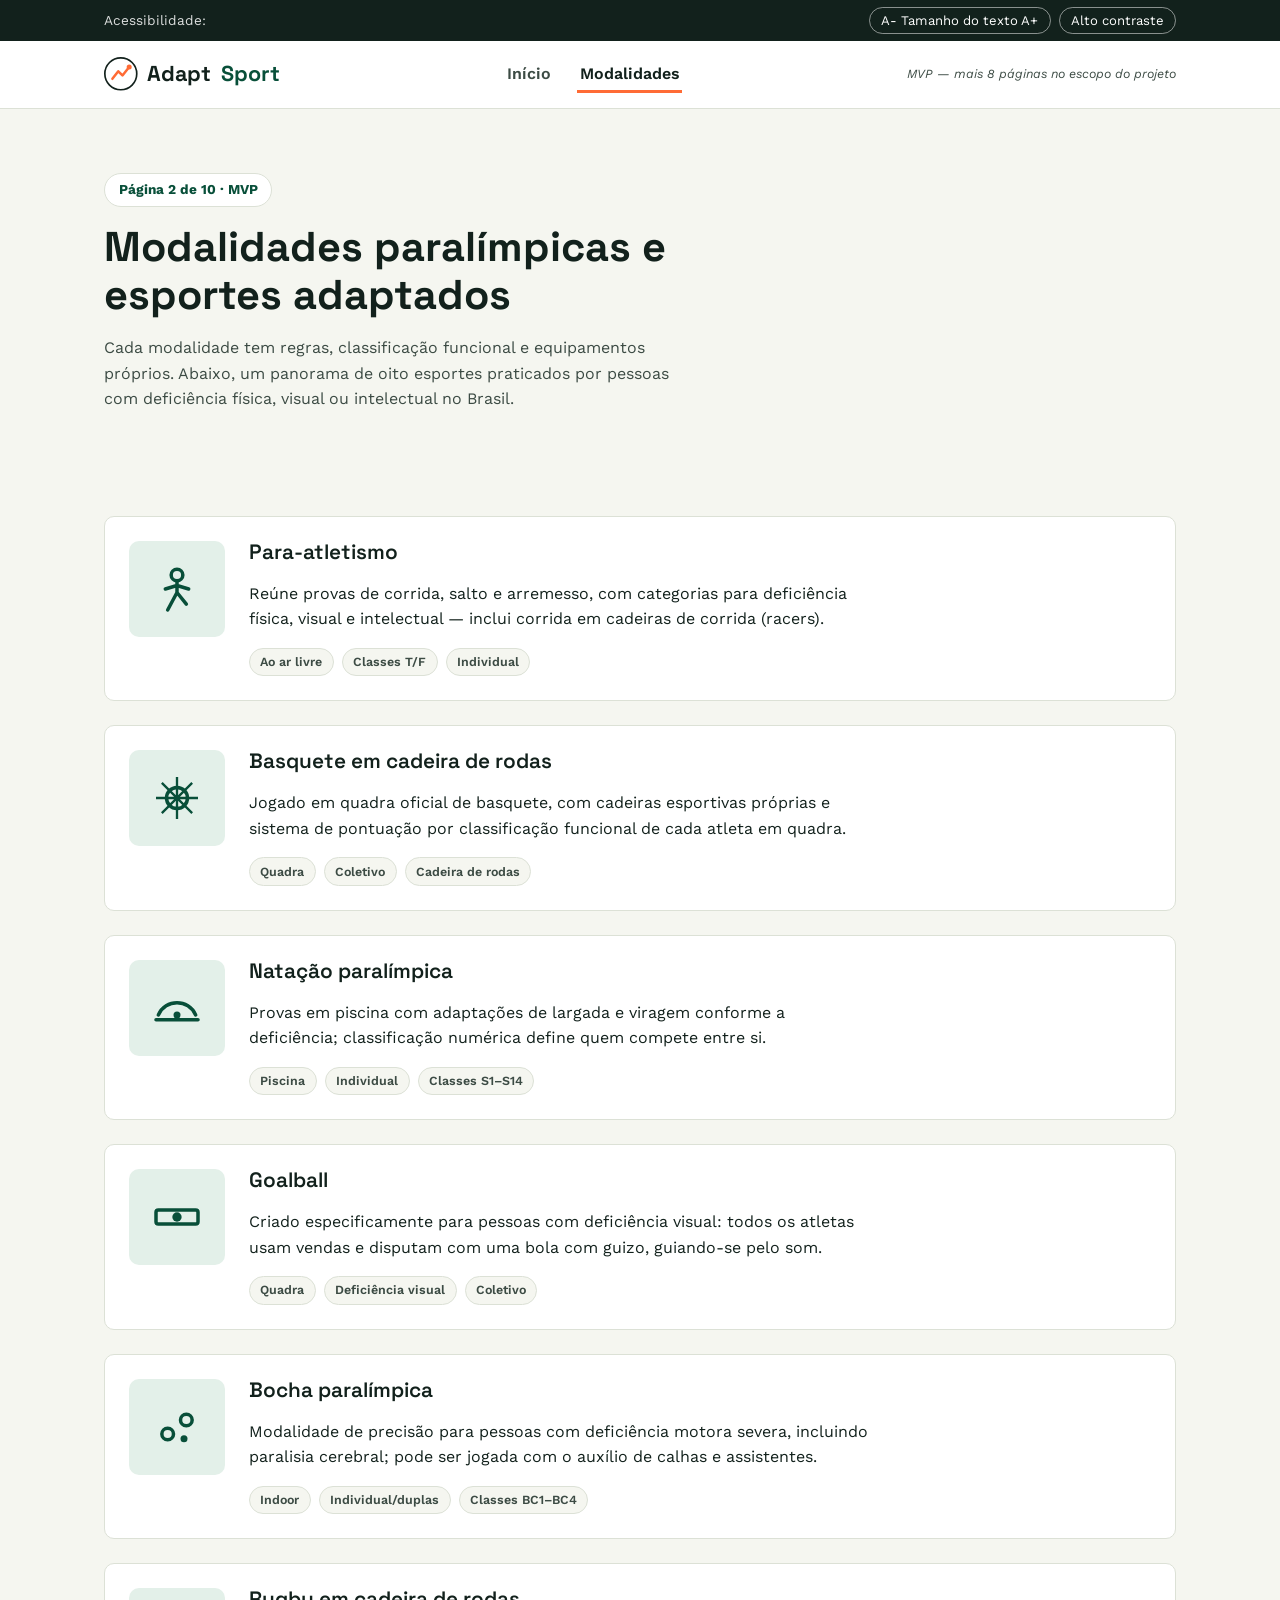
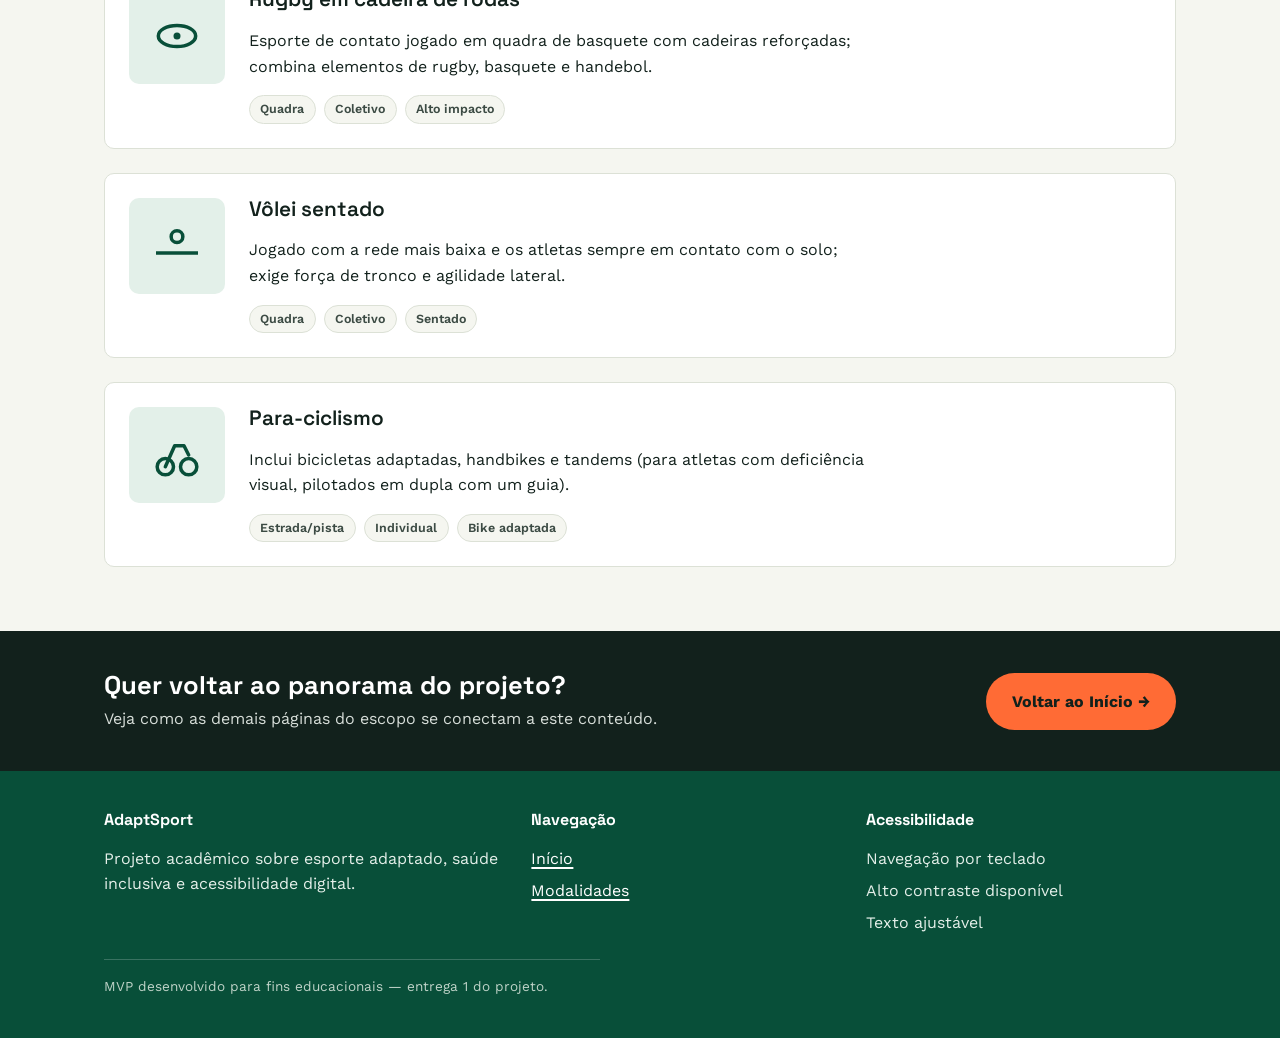
<file: docs/evidencias/mvp-original/modalidades.html>
<!doctype html>
<html lang="pt-BR">
<head>
<meta charset="UTF-8">
<meta name="viewport" content="width=device-width, initial-scale=1">
<title>Modalidades Paralímpicas | AdaptSport</title>
<meta name="description" content="Conheça modalidades paralímpicas e esportes adaptados: para-atletismo, basquete em cadeira de rodas, goalball, bocha, natação paralímpica e mais.">
<link rel="stylesheet" href="assets/style.css">
</head>
<body>
<a class="skip-link" href="#conteudo">Pular para o conteúdo</a>

<div class="a11y-bar">
  <div class="container">
    <span class="a11y-bar__label">Acessibilidade:</span>
    <div class="a11y-bar__controls">
      <button type="button" id="btn-fonte" aria-pressed="false">A- Tamanho do texto A+</button>
      <button type="button" id="btn-contraste" aria-pressed="false">Alto contraste</button>
    </div>
  </div>
</div>

<header class="site-header">
  <div class="container">
    <a class="logo" href="index.html">
      <svg class="logo__mark" viewBox="0 0 40 40" fill="none" aria-hidden="true">
        <circle cx="20" cy="20" r="19" stroke="currentColor" stroke-width="2"/>
        <path d="M10 26 L17 17 L22 22 L30 12" stroke="#FF6B35" stroke-width="3" stroke-linecap="round" stroke-linejoin="round"/>
        <circle cx="30" cy="12" r="3" fill="#FF6B35"/>
      </svg>
      Adapt<span class="accent-word">Sport</span>
    </a>
    <nav class="main-nav" aria-label="Navegação principal">
      <ul>
        <li><a href="index.html">Início</a></li>
        <li><a href="modalidades.html" aria-current="page">Modalidades</a></li>
      </ul>
    </nav>
    <span class="nav-note">MVP — mais 8 páginas no escopo do projeto</span>
  </div>
</header>

<main id="conteudo">

  <section class="section" style="padding-bottom: 0;">
    <div class="container">
      <div class="section__head">
        <span class="hero__eyebrow">Página 2 de 10 · MVP</span>
        <h1 style="font-size: clamp(1.9rem, 4vw, 2.6rem);">Modalidades paralímpicas e esportes adaptados</h1>
        <p>Cada modalidade tem regras, classificação funcional e equipamentos próprios. Abaixo, um panorama de oito esportes praticados por pessoas com deficiência física, visual ou intelectual no Brasil.</p>
      </div>
    </div>
  </section>

  <section class="section">
    <div class="container">
      <ul class="sport-list" style="list-style:none; padding:0; margin:0;">

        <li class="sport">
          <div class="sport__icon">
            <svg viewBox="0 0 48 48" fill="none" aria-hidden="true"><circle cx="24" cy="12" r="5" stroke="currentColor" stroke-width="3"/><path d="M24 17v10l-8 15M24 27l8 10M14 24l10-3 10 3" stroke="currentColor" stroke-width="3" stroke-linecap="round" stroke-linejoin="round"/></svg>
          </div>
          <div>
            <h3>Para-atletismo</h3>
            <p>Reúne provas de corrida, salto e arremesso, com categorias para deficiência física, visual e intelectual — inclui corrida em cadeiras de corrida (racers).</p>
            <div class="sport__meta">
              <span class="pill">Ao ar livre</span>
              <span class="pill">Classes T/F</span>
              <span class="pill">Individual</span>
            </div>
          </div>
        </li>

        <li class="sport">
          <div class="sport__icon">
            <svg viewBox="0 0 48 48" fill="none" aria-hidden="true"><circle cx="24" cy="24" r="9" stroke="currentColor" stroke-width="3"/><path d="M6 24h36M24 6v36M11 11l26 26M37 11 11 37" stroke="currentColor" stroke-width="2"/></svg>
          </div>
          <div>
            <h3>Basquete em cadeira de rodas</h3>
            <p>Jogado em quadra oficial de basquete, com cadeiras esportivas próprias e sistema de pontuação por classificação funcional de cada atleta em quadra.</p>
            <div class="sport__meta">
              <span class="pill">Quadra</span>
              <span class="pill">Coletivo</span>
              <span class="pill">Cadeira de rodas</span>
            </div>
          </div>
        </li>

        <li class="sport">
          <div class="sport__icon">
            <svg viewBox="0 0 48 48" fill="none" aria-hidden="true"><path d="M8 30c6-14 26-14 32 0" stroke="currentColor" stroke-width="3" stroke-linecap="round"/><circle cx="24" cy="30" r="3" fill="currentColor"/><path d="M6 34h36" stroke="currentColor" stroke-width="3" stroke-linecap="round"/></svg>
          </div>
          <div>
            <h3>Natação paralímpica</h3>
            <p>Provas em piscina com adaptações de largada e viragem conforme a deficiência; classificação numérica define quem compete entre si.</p>
            <div class="sport__meta">
              <span class="pill">Piscina</span>
              <span class="pill">Individual</span>
              <span class="pill">Classes S1–S14</span>
            </div>
          </div>
        </li>

        <li class="sport">
          <div class="sport__icon">
            <svg viewBox="0 0 48 48" fill="none" aria-hidden="true"><rect x="6" y="18" width="36" height="12" rx="2" stroke="currentColor" stroke-width="3"/><circle cx="24" cy="24" r="4" fill="currentColor"/></svg>
          </div>
          <div>
            <h3>Goalball</h3>
            <p>Criado especificamente para pessoas com deficiência visual: todos os atletas usam vendas e disputam com uma bola com guizo, guiando-se pelo som.</p>
            <div class="sport__meta">
              <span class="pill">Quadra</span>
              <span class="pill">Deficiência visual</span>
              <span class="pill">Coletivo</span>
            </div>
          </div>
        </li>

        <li class="sport">
          <div class="sport__icon">
            <svg viewBox="0 0 48 48" fill="none" aria-hidden="true"><circle cx="16" cy="30" r="5" stroke="currentColor" stroke-width="3"/><circle cx="32" cy="18" r="5" stroke="currentColor" stroke-width="3"/><circle cx="30" cy="34" r="3" fill="currentColor"/></svg>
          </div>
          <div>
            <h3>Bocha paralímpica</h3>
            <p>Modalidade de precisão para pessoas com deficiência motora severa, incluindo paralisia cerebral; pode ser jogada com o auxílio de calhas e assistentes.</p>
            <div class="sport__meta">
              <span class="pill">Indoor</span>
              <span class="pill">Individual/duplas</span>
              <span class="pill">Classes BC1–BC4</span>
            </div>
          </div>
        </li>

        <li class="sport">
          <div class="sport__icon">
            <svg viewBox="0 0 48 48" fill="none" aria-hidden="true"><ellipse cx="24" cy="24" rx="16" ry="9" stroke="currentColor" stroke-width="3"/><circle cx="24" cy="24" r="3" fill="currentColor"/></svg>
          </div>
          <div>
            <h3>Rugby em cadeira de rodas</h3>
            <p>Esporte de contato jogado em quadra de basquete com cadeiras reforçadas; combina elementos de rugby, basquete e handebol.</p>
            <div class="sport__meta">
              <span class="pill">Quadra</span>
              <span class="pill">Coletivo</span>
              <span class="pill">Alto impacto</span>
            </div>
          </div>
        </li>

        <li class="sport">
          <div class="sport__icon">
            <svg viewBox="0 0 48 48" fill="none" aria-hidden="true"><line x1="6" y1="30" x2="42" y2="30" stroke="currentColor" stroke-width="3"/><circle cx="24" cy="16" r="5" stroke="currentColor" stroke-width="3"/></svg>
          </div>
          <div>
            <h3>Vôlei sentado</h3>
            <p>Jogado com a rede mais baixa e os atletas sempre em contato com o solo; exige força de tronco e agilidade lateral.</p>
            <div class="sport__meta">
              <span class="pill">Quadra</span>
              <span class="pill">Coletivo</span>
              <span class="pill">Sentado</span>
            </div>
          </div>
        </li>

        <li class="sport">
          <div class="sport__icon">
            <svg viewBox="0 0 48 48" fill="none" aria-hidden="true"><circle cx="14" cy="34" r="7" stroke="currentColor" stroke-width="3"/><circle cx="34" cy="34" r="7" stroke="currentColor" stroke-width="3"/><path d="M14 34l8-18h8l4 8" stroke="currentColor" stroke-width="3" stroke-linecap="round" stroke-linejoin="round"/></svg>
          </div>
          <div>
            <h3>Para-ciclismo</h3>
            <p>Inclui bicicletas adaptadas, handbikes e tandems (para atletas com deficiência visual, pilotados em dupla com um guia).</p>
            <div class="sport__meta">
              <span class="pill">Estrada/pista</span>
              <span class="pill">Individual</span>
              <span class="pill">Bike adaptada</span>
            </div>
          </div>
        </li>

      </ul>
    </div>
  </section>

  <section class="cta-strip">
    <div class="container">
      <div>
        <h2>Quer voltar ao panorama do projeto?</h2>
        <p>Veja como as demais páginas do escopo se conectam a este conteúdo.</p>
      </div>
      <a class="btn btn-accent" href="index.html">Voltar ao Início →</a>
    </div>
  </section>

</main>

<footer class="site-footer">
  <div class="container">
    <div class="footer-grid">
      <div>
        <h4>AdaptSport</h4>
        <p>Projeto acadêmico sobre esporte adaptado, saúde inclusiva e acessibilidade digital.</p>
      </div>
      <div>
        <h4>Navegação</h4>
        <ul>
          <li><a href="index.html">Início</a></li>
          <li><a href="modalidades.html">Modalidades</a></li>
        </ul>
      </div>
      <div>
        <h4>Acessibilidade</h4>
        <ul>
          <li>Navegação por teclado</li>
          <li>Alto contraste disponível</li>
          <li>Texto ajustável</li>
        </ul>
      </div>
    </div>
    <p class="footer-bottom">MVP desenvolvido para fins educacionais — entrega 1 do projeto.</p>
  </div>
</footer>

<script src="assets/a11y.js"></script>
</body>
</html>
</file>
<file: assets/style.css>
/* =========================================================
   AdaptSport — Esporte Adaptado e Saúde Inclusiva
   Identidade do MVP preservada · CSS responsivo e acessível
   ========================================================= */
@import url('https://fonts.googleapis.com/css2?family=Space+Grotesk:wght@500;600;700&family=Work+Sans:wght@400;500;600;700&display=swap');

/* Variáveis de cores, tipografia, medidas e espaçamentos usados pelo site. */
:root {
  --ink: #12211C;
  --ink-soft: #3C4B44;
  --bg: #F5F6F0;
  --surface: #FFFFFF;
  --primary: #0B6E4F;
  --primary-dark: #084F39;
  --primary-soft: #E3F0E9;
  --accent: #FF6B35;
  --line: #DCE1D6;
  --focus: #1B4CFF;
  --font-display: 'Space Grotesk', 'Segoe UI', sans-serif;
  --font-body: 'Work Sans', 'Segoe UI', sans-serif;
  --max-width: 1120px;
  --radius: 12px;
  --space-1: .5rem;
  --space-2: 1rem;
  --space-3: 1.5rem;
  --space-4: 2.5rem;
  --space-5: 4rem;
}

/* Tema de alto contraste ativado pelo arquivo a11y.js. */
[data-contrast="alto"] {
  --ink: #000000;
  --ink-soft: #222222;
  --bg: #FFFFFF;
  --surface: #FFFFFF;
  --primary: #005236;
  --primary-dark: #003824;
  --primary-soft: #DCEFE3;
  --accent: #B34000;
  --line: #000000;
  --focus: #0000CC;
}

/* Reset básico e regras globais para elementos, foco, links e textos. */
* { box-sizing: border-box; }
html { scroll-behavior: smooth; font-size: 100%; }
html[data-fontsize="grande"] { font-size: 118%; }
html[data-fontsize="maior"] { font-size: 132%; }
body { margin: 0; background: var(--bg); color: var(--ink); font: 1rem/1.65 var(--font-body); -webkit-font-smoothing: antialiased; }
img, svg, video, audio { max-width: 100%; }
svg { display: block; }
a { color: var(--primary-dark); text-decoration-thickness: 1.5px; text-underline-offset: .18em; }
a:hover { color: var(--primary); }
button, input, select, textarea { font: inherit; }
button { color: inherit; }
:focus-visible { outline: 3px solid var(--focus); outline-offset: 3px; border-radius: 4px; }
:target { scroll-margin-top: 11rem; }

h1, h2, h3 { color: var(--ink); font-family: var(--font-display); line-height: 1.15; margin: 0 0 var(--space-2); }
h1 { font-size: clamp(2.25rem, 5vw, 3.6rem); letter-spacing: -.035em; }
h2 { font-size: clamp(1.6rem, 3vw, 2.3rem); }
h3 { font-size: 1.24rem; }
p { max-width: 68ch; margin: 0 0 var(--space-2); }
ul, ol { padding-left: 1.35rem; }
.container { width: min(100% - 2rem, var(--max-width)); margin-inline: auto; }

/* Link invisível até receber foco: permite pular direto ao conteúdo. */
.skip-link { position: absolute; z-index: 200; top: .5rem; left: -1000px; border-radius: 0 0 8px 0; background: var(--ink); color: #fff; padding: .8rem 1rem; font-weight: 700; }
.skip-link:focus { left: .5rem; }

/* Barra de acessibilidade com controles de fonte e contraste. */
.a11y-bar { background: var(--ink); color: #fff; font-size: .88rem; }
.a11y-bar__inner { display: flex; align-items: center; justify-content: space-between; flex-wrap: wrap; gap: .5rem 1rem; padding-block: .45rem; }
.a11y-bar__label { font-weight: 600; }
.a11y-bar__controls { display: flex; flex-wrap: wrap; gap: .5rem; }
.a11y-bar button { background: transparent; border: 1px solid #D7DED9; border-radius: 999px; color: #fff; padding: .3rem .75rem; cursor: pointer; font-size: .85rem; }
.a11y-bar button:hover, .a11y-bar button[aria-pressed="true"] { background: var(--accent); color: #12211C; border-color: var(--accent); font-weight: 700; }

/* Cabeçalho fixo e navegação principal compartilhada pelas páginas. */
.site-header { position: sticky; top: 0; z-index: 100; background: var(--surface); border-bottom: 1px solid var(--line); box-shadow: 0 4px 12px #12211c0a; }
.header-top { min-height: 4.2rem; display: flex; align-items: center; justify-content: space-between; gap: 1rem; padding-block: .6rem; }
.logo { display: inline-flex; align-items: center; gap: .6rem; color: var(--ink); text-decoration: none; font: 700 1.35rem/1 var(--font-display); white-space: nowrap; }
.logo__mark { width: 2.1rem; height: 2.1rem; flex: 0 0 auto; }
.accent-word { color: var(--primary-dark); }
.nav-note { color: var(--ink-soft); font-size: .83rem; text-align: right; }
.main-nav { padding-bottom: .55rem; }
.main-nav ul { display: grid; grid-template-columns: repeat(5, minmax(0, 1fr)); gap: .2rem .35rem; list-style: none; margin: 0; padding: 0; }
.main-nav a { display: block; border-bottom: 3px solid transparent; border-radius: 4px 4px 0 0; padding: .35rem .35rem; color: var(--ink-soft); font-size: .9rem; font-weight: 600; line-height: 1.3; text-decoration: none; }
.main-nav a:hover { background: var(--primary-soft); color: var(--ink); }
.main-nav a[aria-current="page"] { border-bottom-color: var(--accent); color: var(--ink); }
.nav-toggle { display: none; border: 2px solid var(--primary-dark); border-radius: 999px; background: var(--surface); color: var(--primary-dark); padding: .45rem .9rem; cursor: pointer; font-weight: 700; }

/* Hero da página inicial: apresenta a proposta principal do AdaptSport. */
.hero { overflow: hidden; background: var(--primary-soft); border-bottom: 1px solid var(--line); }
.hero__layout { display: grid; grid-template-columns: 1.15fr .85fr; align-items: center; gap: var(--space-4); padding-block: clamp(2.5rem, 6vw, 5rem); }
.hero h1 { max-width: 16ch; }
.hero__copy .lead { max-width: 55ch; color: var(--ink-soft); font-size: 1.12rem; }
.hero-art { max-width: 420px; justify-self: center; width: 100%; }
.eyebrow, .tag { display: inline-block; color: var(--primary-dark); font-size: .85rem; font-weight: 700; letter-spacing: .03em; }
.eyebrow { margin: 0 0 .75rem; }
.actions, .form-actions { display: flex; flex-wrap: wrap; gap: .75rem; margin-top: 1.4rem; }
.btn { display: inline-flex; align-items: center; justify-content: center; gap: .5rem; min-height: 2.75rem; padding: .7rem 1.2rem; border: 2px solid transparent; border-radius: 999px; font-weight: 700; text-decoration: none; cursor: pointer; }
.btn-primary { background: var(--primary); color: #fff; }
.btn-primary:hover { background: var(--primary-dark); color: #fff; }
.btn-outline { border-color: var(--ink); background: transparent; color: var(--ink); }
.btn-outline:hover { background: var(--ink); color: #fff; }

/* Cabeçalho interno usado nas páginas secundárias. */
.page-hero { background: var(--primary-soft); border-bottom: 1px solid var(--line); padding-block: clamp(2.4rem, 5vw, 4.2rem); }
.page-hero h1 { max-width: 24ch; font-size: clamp(2.1rem, 4.5vw, 3.2rem); }
.page-hero .lead { color: var(--ink-soft); max-width: 68ch; font-size: 1.08rem; }
.section { padding-block: var(--space-5); }
.section--alt { background: var(--surface); border-block: 1px solid var(--line); }
.section__head { max-width: 70ch; margin-bottom: var(--space-4); }
.section__head p:last-child { margin-bottom: 0; }

/* Grades reutilizáveis para estatísticas, cards e listas de verificação. */
.stat-grid, .card-grid, .check-grid { display: grid; grid-template-columns: repeat(3, minmax(0, 1fr)); gap: var(--space-3); }
.stat-card, .card, .check-card, .quote-card, .callout { border: 1px solid var(--line); border-radius: var(--radius); background: var(--surface); padding: var(--space-3); }
.stat-card h3 { display: block; margin: 0 0 .2rem; color: var(--primary-dark); font: 700 clamp(1.8rem, 3vw, 2.5rem)/1.15 var(--font-display); }
.stat-card p, .meta, .source-note { color: var(--ink-soft); }
.stat-card p { margin-bottom: 0; }
.card { display: flex; flex-direction: column; align-items: flex-start; gap: .35rem; }
.card > :last-child { margin-top: auto; }
.card h3 { margin: .25rem 0; }
.card p { margin-bottom: .55rem; }
.card .tag { background: var(--primary-soft); border-radius: 999px; padding: .2rem .65rem; }
.meta { margin: 0; font-size: .86rem; font-weight: 700; }
.source-note { margin-top: 1rem; font-size: .9rem; }
.two-column { display: grid; grid-template-columns: 1.1fr .9fr; gap: var(--space-4); align-items: start; }
.callout { background: var(--primary-soft); border-left: 5px solid var(--primary); }
.callout h3 { margin-top: 0; }
.callout ul { margin-bottom: 0; }
.ods-note { margin-block: 2rem; border-left: 5px solid var(--accent); border-radius: 0 var(--radius) var(--radius) 0; background: var(--surface); padding: 1rem 1.2rem; }
.page-map { display: grid; grid-template-columns: repeat(5, minmax(0, 1fr)); gap: .65rem; list-style: none; padding: 0; }
.page-map a { display: block; height: 100%; border: 1px solid var(--line); border-radius: 8px; background: var(--surface); padding: .8rem; font-weight: 600; text-decoration: none; }
.page-map a:hover { border-color: var(--primary); background: var(--primary-soft); }

/* Área do filtro de modalidades e texto de quantidade de resultados. */
.filter-bar { display: grid; grid-template-columns: minmax(0, 1fr) auto; gap: .35rem .75rem; align-items: center; margin-bottom: 1rem; }
.filter-bar label { grid-column: 1 / -1; font-weight: 700; }
.filter-bar input { width: 100%; }
.filter-bar p { margin: 0; font-size: .9rem; color: var(--ink-soft); }
/* Grade dos oito cards de modalidades. */
.sport-list { display: grid; grid-template-columns: repeat(2, minmax(0, 1fr)); gap: 1rem; list-style: none; padding: 0; }
.sport-card { display: grid; grid-template-columns: 3.5rem minmax(0, 1fr); gap: 1rem; align-items: start; border: 1px solid var(--line); border-radius: var(--radius); background: var(--surface); padding: 1.15rem; }
.sport-card[hidden] { display: none; }
.sport-card h3 { margin-bottom: .4rem; }
.sport-card p { margin-bottom: .6rem; }
.sport-icon { display: grid; place-items: center; width: 3.5rem; height: 3.5rem; border-radius: .75rem; background: var(--primary-soft); color: var(--primary-dark); font: 700 1.25rem var(--font-display); }
.chips { display: flex; flex-wrap: wrap; gap: .4rem; list-style: none; padding: 0; margin: .4rem 0 0; }
.chips li { border: 1px solid var(--line); border-radius: 999px; background: var(--bg); padding: .18rem .6rem; color: var(--ink-soft); font-size: .8rem; }
.link-list li, .feature-list li { margin-bottom: .65rem; }
.steps { counter-reset: etapa; display: grid; grid-template-columns: repeat(2, minmax(0, 1fr)); gap: 1rem; list-style: none; padding: 0; }
.steps li { counter-increment: etapa; position: relative; border: 1px solid var(--line); border-radius: var(--radius); background: var(--surface); padding: 1.25rem 1.25rem 1.25rem 4.2rem; }
.steps li::before { content: counter(etapa, decimal-leading-zero); position: absolute; left: 1.25rem; top: 1.2rem; color: var(--primary-dark); font: 700 1.2rem var(--font-display); }
.steps h3 { font-size: 1.08rem; }
.steps p { margin: 0; }
.check-card h3 { color: var(--primary-dark); }
.check-card ul { margin-bottom: 0; }
.athlete-card { min-height: 15rem; }
.athlete-card--note { border-style: dashed; background: var(--primary-soft); }
.quote-grid { display: grid; grid-template-columns: repeat(2, minmax(0, 1fr)); gap: var(--space-3); }
.quote-card { margin: 0; border-top: 4px solid var(--accent); }
.quote-card blockquote { margin: 0 0 1rem; font: 600 1.12rem/1.55 var(--font-display); }
.quote-card figcaption { color: var(--ink-soft); font-size: .9rem; }

/* Componente do guia rápido com respostas baseadas em regras locais. */
.quick-guide { border: 1px solid var(--line); border-radius: var(--radius); background: var(--surface); padding: var(--space-3); }
.quick-guide label, .field label, .filter-bar label { display: block; font-weight: 700; }
.inline-form { display: flex; gap: .55rem; margin: .35rem 0; }
.inline-form input { flex: 1; min-width: 0; }
.quick-guide small { display: block; color: var(--ink-soft); }
.guide-answer { min-height: 3.5rem; margin: 1rem 0 0; border-left: 4px solid var(--primary); padding: .6rem .8rem; background: var(--bg); }

/* Layout da área de vídeo, áudio e transcrição. */
.media-grid { display: grid; grid-template-columns: 1.25fr .75fr; gap: var(--space-4); align-items: start; }
.media-player { display: block; width: 100%; border-radius: var(--radius); background: #101A16; }
.video-embed { width: 100%; aspect-ratio: 16 / 9; overflow: hidden; border-radius: var(--radius); background: #12211C; }
.video-embed iframe { width: 100%; height: 100%; border: 0; }
.transcript { margin-top: 1rem; border: 1px solid var(--line); border-radius: 8px; background: var(--surface); padding: .8rem 1rem; }
.transcript summary { cursor: pointer; font-weight: 700; }
.transcript p { margin: .8rem 0 0; }

/* Layout do formulário de contato e seus campos. */
.form-layout { display: grid; grid-template-columns: .8fr 1.2fr; gap: var(--space-4); align-items: start; }
.contact-form { display: grid; gap: 1rem; border: 1px solid var(--line); border-radius: var(--radius); background: var(--surface); padding: var(--space-3); }
.form-row { display: grid; grid-template-columns: repeat(2, minmax(0, 1fr)); gap: 1rem; }
.field { min-width: 0; }
.field label { margin-bottom: .35rem; }
.field input, .field select, .field textarea, .filter-bar input, .inline-form input { width: 100%; min-height: 2.8rem; border: 1px solid #69766F; border-radius: 7px; background: var(--surface); color: var(--ink); padding: .6rem .7rem; }
.field textarea { min-height: 8rem; resize: vertical; }
.field input[aria-invalid="true"], .field select[aria-invalid="true"], .field textarea[aria-invalid="true"] { border: 2px solid #A32121; background: #FFF5F5; }
.field-error { display: block; min-height: 1.25rem; color: #8B1717; font-weight: 600; }
.form-status { min-height: 1.3rem; padding: .25rem 0; font-weight: 700; }
.form-status:not(:empty) { border-left: 4px solid var(--primary); padding-left: .7rem; }
.form-actions .btn { min-height: 2.9rem; }

/* Rodapé com navegação, acessibilidade e aviso acadêmico. */
.site-footer { margin-top: var(--space-5); background: var(--primary-dark); color: #F2F7F4; padding-block: var(--space-4) var(--space-3); }
.site-footer h2 { color: #fff; font-size: 1.12rem; }
.site-footer p { color: #E2EEE7; }
.site-footer a { color: #fff; }
.footer-grid { display: grid; grid-template-columns: 1.1fr 1.3fr 1fr; gap: var(--space-3); }
.footer-nav { display: grid; grid-template-columns: repeat(2, minmax(0, 1fr)); list-style: none; gap: .3rem .7rem; padding: 0; margin: 0; }
.footer-ods { font-weight: 700; }
.footer-bottom { margin-top: var(--space-3); border-top: 1px solid #ffffff55; padding-top: 1rem; font-size: .85rem; }
.footer-bottom p { margin-bottom: .35rem; }

/* Ajustes para tablets e telas médias. */
@media (max-width: 850px) {
  .hero__layout, .two-column, .form-layout, .media-grid { grid-template-columns: 1fr; }
  .hero-art { max-width: 300px; }
  .stat-grid, .card-grid, .check-grid { grid-template-columns: repeat(2, minmax(0, 1fr)); }
  .page-map { grid-template-columns: repeat(3, minmax(0, 1fr)); }
  .main-nav ul { grid-template-columns: repeat(5, minmax(0, 1fr)); }
}
/* Ajustes para celulares, incluindo menu recolhível e uma coluna. */
@media (max-width: 650px) {
  .container { width: min(100% - 1.25rem, var(--max-width)); }
  .header-top { min-height: 3.8rem; }
  .nav-note { display: none; }
  html.js .nav-toggle { display: inline-flex; }
  .main-nav { padding-bottom: .6rem; }
  .main-nav ul { grid-template-columns: repeat(2, minmax(0, 1fr)); }
  .main-nav.is-collapsed ul { display: none; }
  .main-nav a { min-height: 2.5rem; padding: .55rem .4rem; font-size: .92rem; }
  .a11y-bar__inner { align-items: flex-start; flex-direction: column; }
  .hero__layout { gap: 1.5rem; padding-block: 2.4rem; }
  .stat-grid, .card-grid, .check-grid, .sport-list, .steps, .quote-grid, .page-map { grid-template-columns: 1fr; }
  .sport-card { grid-template-columns: 2.8rem minmax(0, 1fr); gap: .75rem; padding: .9rem; }
  .sport-icon { width: 2.8rem; height: 2.8rem; }
  .footer-grid { grid-template-columns: 1fr; }
  .form-row { grid-template-columns: 1fr; }
  .inline-form { align-items: stretch; flex-direction: column; }
  .inline-form .btn { width: 100%; }
  .section { padding-block: 2.7rem; }
}
/* Respeita usuários que preferem reduzir animações. */
@media (prefers-reduced-motion: reduce) {
  html { scroll-behavior: auto; }
  *, *::before, *::after { animation-duration: .001ms !important; transition-duration: .001ms !important; }
}

/* Tabelas da documentação (ex.: orçamento de hospedagem). */
.table-scroll { max-width: 100%; margin-block: 1rem 2rem; overflow-x: auto; border: 1px solid var(--line); border-radius: var(--radius); background: var(--surface); }
.budget-table { width: 100%; min-width: 52rem; border-collapse: collapse; color: var(--ink); }
.budget-table caption { padding: .8rem; text-align: left; font-weight: 700; }
.budget-table th, .budget-table td { border: 1px solid var(--line); padding: .75rem; text-align: left; vertical-align: top; }
.budget-table thead th { background: var(--primary-dark); color: #FFFFFF; }
.budget-table tbody th { background: var(--primary-soft); }
/* Imagens fotográficas do projeto: destaque visual sem alterar a identidade original. */
.hero-art { margin: 0; position: relative; overflow: hidden; border: 8px solid var(--surface); border-radius: 1.25rem; background: var(--surface); box-shadow: 0 18px 40px #12211c22; transform: rotate(1.2deg); }
.hero-image { display: block; width: 100%; aspect-ratio: 16 / 10; object-fit: cover; }
.hero-art figcaption { padding: .65rem .9rem .75rem; color: var(--ink-soft); font-size: .82rem; font-weight: 700; letter-spacing: .02em; }
.section--visual-intro { background: var(--primary-soft); border-block: 1px solid var(--line); }
.image-intro { display: grid; grid-template-columns: minmax(0, 1.05fr) minmax(18rem, .95fr); gap: var(--space-4); align-items: center; }
.image-intro--reverse { grid-template-columns: minmax(18rem, .95fr) minmax(0, 1.05fr); }
.image-intro--reverse .image-intro__media { order: 2; }
.image-intro__media { overflow: hidden; border: 8px solid var(--surface); border-radius: 1rem; background: var(--surface); box-shadow: 0 14px 32px #12211c18; }
.image-intro__media img { display: block; width: 100%; aspect-ratio: 4 / 3; object-fit: cover; transition: transform .35s ease; }
.image-intro__media:hover img { transform: scale(1.025); }
@media (max-width: 850px) {
  .image-intro, .image-intro--reverse { grid-template-columns: 1fr; }
  .image-intro--reverse .image-intro__media { order: 0; }
  .hero-art { max-width: 420px; transform: none; }
}
.media-note { margin-top: .65rem; color: var(--ink-soft); font-size: .88rem; }

/* Nome clicável da modalidade: abre o diálogo de detalhes. */
.sport-title { margin: 0; padding: 0; border: 0; background: transparent; color: var(--ink); cursor: pointer; font: inherit; font-weight: 700; text-align: left; text-decoration: underline; text-decoration-color: transparent; text-underline-offset: .16em; }
.sport-title:hover, .sport-title:focus-visible { color: var(--primary-dark); text-decoration-color: var(--accent); }
/* Janela nativa com explicação, vídeo do YouTube e fonte institucional. */
dialog#modal-modalidade { width: min(92vw, 680px); max-height: 88vh; overflow: auto; border: 1px solid var(--line); border-radius: var(--radius); background: var(--surface); color: var(--ink); padding: 0; box-shadow: 0 24px 80px #12211c44; }
dialog#modal-modalidade::backdrop { background: #12211c99; backdrop-filter: blur(3px); }
.modalidade-dialog { position: relative; padding: clamp(1.4rem, 4vw, 2.5rem); }
.modalidade-dialog h2 { margin-bottom: 1.25rem; }
.modalidade-dialog h3 { margin-top: 1.35rem; margin-bottom: .35rem; font-size: 1.08rem; color: var(--primary-dark); }
.modalidade-dialog__close { position: absolute; top: .8rem; right: .9rem; width: 2.2rem; height: 2.2rem; border: 1px solid var(--line); border-radius: 50%; background: var(--surface); color: var(--ink); cursor: pointer; font-size: 1.45rem; line-height: 1; }
.modalidade-dialog__links { display: flex; flex-wrap: wrap; gap: .7rem; margin-top: 1.4rem; }
.modalidade-dialog__note { margin-top: 1.2rem; color: var(--ink-soft); font-size: .86rem; }
</file>
<file: docs/evidencias/mvp-original/assets/style.css>
/* =========================================================
   AdaptSport — Esporte Adaptado e Saúde Inclusiva
   Design system: cores, tipografia, layout, acessibilidade
   ========================================================= */

@import url('https://fonts.googleapis.com/css2?family=Space+Grotesk:wght@500;600;700&family=Work+Sans:wght@400;500;600;700&display=swap');

:root {
  /* Cor */
  --ink: #12211C;
  --ink-soft: #3C4B44;
  --bg: #F5F6F0;
  --surface: #FFFFFF;
  --primary: #0B6E4F;
  --primary-dark: #084F39;
  --primary-soft: #E3F0E9;
  --accent: #FF6B35;
  --accent-soft: #FFE3D4;
  --line: #DCE1D6;
  --focus: #1B4CFF;

  /* Tipografia */
  --font-display: 'Space Grotesk', 'Segoe UI', sans-serif;
  --font-body: 'Work Sans', 'Segoe UI', sans-serif;

  /* Layout */
  --max-width: 1120px;
  --radius: 10px;
  --space-1: 0.5rem;
  --space-2: 1rem;
  --space-3: 1.5rem;
  --space-4: 2.5rem;
  --space-5: 4rem;
}

[data-contrast="alto"] {
  --ink: #000000;
  --bg: #FFFFFF;
  --surface: #FFFFFF;
  --primary: #005236;
  --primary-dark: #003824;
  --primary-soft: #DCEFE3;
  --accent: #B34000;
  --accent-soft: #FFDCC2;
  --line: #000000;
}

* { box-sizing: border-box; }

html {
  scroll-behavior: smooth;
  font-size: 100%;
}

html[data-fontsize="grande"] { font-size: 118%; }
html[data-fontsize="maior"] { font-size: 132%; }

body {
  margin: 0;
  font-family: var(--font-body);
  background: var(--bg);
  color: var(--ink);
  line-height: 1.6;
  -webkit-font-smoothing: antialiased;
}

img, svg { max-width: 100%; display: block; }

a { color: var(--primary-dark); }
a:not(.btn):not(.card-link):not(.logo) {
  text-decoration-thickness: 1.5px;
  text-underline-offset: 3px;
}

h1, h2, h3, h4 {
  font-family: var(--font-display);
  color: var(--ink);
  line-height: 1.15;
  margin: 0 0 var(--space-2);
}

h1 { font-size: clamp(2.2rem, 4.5vw, 3.4rem); font-weight: 700; }
h2 { font-size: clamp(1.6rem, 3vw, 2.3rem); font-weight: 700; }
h3 { font-size: 1.3rem; font-weight: 600; }

p { margin: 0 0 var(--space-2); max-width: 62ch; }

.container {
  max-width: var(--max-width);
  margin: 0 auto;
  padding: 0 var(--space-3);
}

/* Foco visível — obrigatório para acessibilidade */
a:focus-visible,
button:focus-visible,
input:focus-visible,
textarea:focus-visible,
select:focus-visible {
  outline: 3px solid var(--focus);
  outline-offset: 3px;
  border-radius: 4px;
}

/* Link "pular para o conteúdo" */
.skip-link {
  position: absolute;
  left: -999px;
  top: auto;
  background: var(--ink);
  color: #fff;
  padding: 0.9rem 1.4rem;
  z-index: 1000;
  border-radius: 0 0 8px 0;
  font-weight: 600;
}
.skip-link:focus {
  left: 0;
  top: 0;
}

/* Barra de acessibilidade */
.a11y-bar {
  background: var(--ink);
  color: #fff;
  font-size: 0.85rem;
}
.a11y-bar .container {
  display: flex;
  flex-wrap: wrap;
  align-items: center;
  justify-content: space-between;
  gap: var(--space-1);
  padding-top: 0.45rem;
  padding-bottom: 0.45rem;
}
.a11y-bar__label { opacity: 0.85; }
.a11y-bar__controls { display: flex; gap: 0.5rem; flex-wrap: wrap; }
.a11y-bar button {
  background: transparent;
  border: 1px solid rgba(255,255,255,0.5);
  color: #fff;
  padding: 0.3rem 0.7rem;
  border-radius: 999px;
  font-family: var(--font-body);
  font-size: 0.82rem;
  cursor: pointer;
}
.a11y-bar button:hover { background: rgba(255,255,255,0.15); }
.a11y-bar button[aria-pressed="true"] {
  background: var(--accent);
  border-color: var(--accent);
  color: var(--ink);
  font-weight: 700;
}

/* Cabeçalho / navegação */
header.site-header {
  background: var(--surface);
  border-bottom: 1px solid var(--line);
  position: sticky;
  top: 0;
  z-index: 100;
}
.site-header .container {
  display: flex;
  align-items: center;
  justify-content: space-between;
  padding-top: var(--space-2);
  padding-bottom: var(--space-2);
  gap: var(--space-2);
}
.logo {
  display: flex;
  align-items: center;
  gap: 0.6rem;
  font-family: var(--font-display);
  font-weight: 700;
  font-size: 1.35rem;
  color: var(--ink);
  text-decoration: none;
}
.logo__mark {
  width: 2.1rem;
  height: 2.1rem;
  flex-shrink: 0;
}
.logo span.accent-word { color: var(--primary-dark); }

nav.main-nav ul {
  list-style: none;
  display: flex;
  gap: var(--space-3);
  margin: 0;
  padding: 0;
  flex-wrap: wrap;
}
nav.main-nav a {
  text-decoration: none;
  color: var(--ink-soft);
  font-weight: 600;
  padding: 0.4rem 0.15rem;
  border-bottom: 3px solid transparent;
}
nav.main-nav a:hover { color: var(--primary-dark); }
nav.main-nav a[aria-current="page"] {
  color: var(--ink);
  border-bottom-color: var(--accent);
}
.nav-note {
  font-size: 0.78rem;
  color: var(--ink-soft);
  font-style: italic;
}

/* Botões */
.btn {
  display: inline-flex;
  align-items: center;
  gap: 0.5rem;
  font-family: var(--font-body);
  font-weight: 700;
  padding: 0.85rem 1.5rem;
  border-radius: 999px;
  text-decoration: none;
  border: 2px solid transparent;
  cursor: pointer;
  font-size: 1rem;
}
.btn-primary { background: var(--primary); color: #fff; }
.btn-primary:hover { background: var(--primary-dark); }
.btn-accent { background: var(--accent); color: var(--ink); }
.btn-accent:hover { background: #E85A26; }
.btn-outline {
  background: transparent;
  border-color: var(--ink);
  color: var(--ink);
}
.btn-outline:hover { background: var(--ink); color: #fff; }

/* Hero */
.hero {
  background: var(--primary-soft);
  overflow: hidden;
  position: relative;
  border-bottom: 1px solid var(--line);
}
.hero .container {
  display: flex;
  flex-wrap: wrap;
  display: grid;
  grid-template-columns: 1.1fr 0.9fr;
  align-items: center;
  gap: var(--space-4);
  padding-top: var(--space-5);
  padding-bottom: var(--space-5);
}
.hero .container > * { flex: 1 1 380px; }
.hero__eyebrow {
  display: inline-block;
  background: var(--surface);
  border: 1px solid var(--line);
  color: var(--primary-dark);
  font-weight: 700;
  font-size: 0.85rem;
  padding: 0.35rem 0.85rem;
  border-radius: 999px;
  margin-bottom: var(--space-2);
}
.hero h1 { max-width: 14ch; }
.hero p.lead {
  font-size: 1.15rem;
  color: var(--ink-soft);
  max-width: 46ch;
}
.hero__actions {
  display: flex;
  gap: var(--space-2);
  flex-wrap: wrap;
  margin-top: var(--space-3);
}
.hero__art { width: 100%; height: auto; }

/* Estatísticas */
.stats {
  display: flex;
  flex-wrap: wrap;
  display: grid;
  grid-template-columns: repeat(3, 1fr);
  gap: var(--space-3);
  padding: var(--space-4) 0;
}
.stats > .stat { flex: 1 1 220px; }
.stat {
  background: var(--surface);
  border: 1px solid var(--line);
  border-radius: var(--radius);
  padding: var(--space-3);
}
.stat strong {
  display: block;
  font-family: var(--font-display);
  font-size: 2.1rem;
  color: var(--primary-dark);
}
.stat span { color: var(--ink-soft); font-size: 0.95rem; }

/* Seções */
section.section { padding: var(--space-5) 0; }
section.section--alt { background: var(--surface); border-top: 1px solid var(--line); border-bottom: 1px solid var(--line); }
.section__head { max-width: 60ch; margin-bottom: var(--space-4); }
.section__head p { color: var(--ink-soft); }

/* Grid de cards */
.grid {
  display: flex;
  flex-wrap: wrap;
  display: grid;
  grid-template-columns: repeat(3, 1fr);
  gap: var(--space-3);
}
.grid > .card { flex: 1 1 260px; }
.card {
  background: var(--surface);
  border: 1px solid var(--line);
  border-radius: var(--radius);
  padding: var(--space-3);
  display: flex;
  flex-direction: column;
  gap: 0.6rem;
}
.card__icon {
  width: 3rem;
  height: 3rem;
  color: var(--primary-dark);
}
.card h3 { margin-bottom: 0.1rem; }
.card p { color: var(--ink-soft); font-size: 0.96rem; margin-bottom: 0; }
.card .tag {
  align-self: flex-start;
  font-size: 0.75rem;
  font-weight: 700;
  color: var(--primary-dark);
  background: var(--primary-soft);
  padding: 0.2rem 0.6rem;
  border-radius: 999px;
}

/* Modalidades page — lista detalhada */
.sport-list { display: flex; flex-direction: column; gap: var(--space-3); }
.sport {
  display: flex;
  display: grid;
  grid-template-columns: 96px 1fr;
  gap: var(--space-3);
  background: var(--surface);
  border: 1px solid var(--line);
  border-radius: var(--radius);
  padding: var(--space-3);
  align-items: start;
}
.sport__icon { flex: 0 0 96px; }
.sport > div + div { flex: 1 1 auto; min-width: 0; }
.sport__icon {
  width: 96px;
  height: 96px;
  background: var(--primary-soft);
  border-radius: var(--radius);
  display: flex;
  align-items: center;
  justify-content: center;
}
.sport__icon svg { width: 56px; height: 56px; color: var(--primary-dark); }
.sport__meta {
  display: flex;
  gap: 0.5rem;
  flex-wrap: wrap;
  margin-top: 0.4rem;
}
.sport__meta .pill {
  font-size: 0.78rem;
  font-weight: 600;
  color: var(--ink-soft);
  background: var(--bg);
  border: 1px solid var(--line);
  padding: 0.2rem 0.65rem;
  border-radius: 999px;
}

/* Faixa CTA */
.cta-strip {
  background: var(--ink);
  color: #fff;
}
.cta-strip .container {
  padding: var(--space-4) var(--space-3);
  display: flex;
  align-items: center;
  justify-content: space-between;
  gap: var(--space-3);
  flex-wrap: wrap;
}
.cta-strip h2 { color: #fff; margin: 0; font-size: 1.6rem; }
.cta-strip p { color: #D7DED9; margin: 0.3rem 0 0; }

/* Roteiro do projeto (10 páginas) */
.roadmap {
  display: flex;
  flex-wrap: wrap;
  display: grid;
  grid-template-columns: repeat(5, 1fr);
  gap: var(--space-2);
}
.roadmap > li { flex: 1 1 170px; }
.roadmap li {
  list-style: none;
  border: 1px dashed var(--line);
  border-radius: var(--radius);
  padding: 0.9rem;
  font-size: 0.88rem;
  color: var(--ink-soft);
  background: var(--surface);
}
.roadmap li.is-live {
  border-style: solid;
  border-color: var(--primary);
  color: var(--ink);
  font-weight: 600;
  background: var(--primary-soft);
}
.roadmap li .n { display: block; font-family: var(--font-display); color: var(--primary-dark); font-weight: 700; }

/* Rodapé */
footer.site-footer {
  background: var(--primary-dark);
  color: #E4EFE9;
  padding: var(--space-4) 0 var(--space-3);
}
footer.site-footer a { color: #fff; }
.footer-grid {
  display: flex;
  flex-wrap: wrap;
  display: grid;
  grid-template-columns: 1.3fr 1fr 1fr;
  gap: var(--space-3);
}
.footer-grid > div { flex: 1 1 220px; }
footer.site-footer h4 { color: #fff; font-size: 1rem; }
footer.site-footer ul { list-style: none; padding: 0; margin: 0; display: flex; flex-direction: column; gap: 0.4rem; }
.footer-bottom {
  border-top: 1px solid rgba(255,255,255,0.2);
  margin-top: var(--space-3);
  padding-top: var(--space-2);
  font-size: 0.85rem;
  color: #BFD3C8;
}

/* Responsivo */
@media (max-width: 860px) {
  .hero .container { grid-template-columns: 1fr; }
  .hero__art { max-width: 320px; margin: 0 auto; }
  .grid { grid-template-columns: repeat(2, 1fr); }
  .stats { grid-template-columns: 1fr; }
  .footer-grid { grid-template-columns: 1fr 1fr; }
  .roadmap { grid-template-columns: repeat(2, 1fr); }
}
@media (max-width: 600px) {
  .grid { grid-template-columns: 1fr; }
  .sport { grid-template-columns: 1fr; }
  .sport__icon { width: 64px; height: 64px; }
  .sport__icon svg { width: 36px; height: 36px; }
  .footer-grid { grid-template-columns: 1fr; }
  .roadmap { grid-template-columns: 1fr 1fr; }
}

/* Movimento reduzido */
@media (prefers-reduced-motion: reduce) {
  html { scroll-behavior: auto; }
  * { animation-duration: 0.001ms !important; transition-duration: 0.001ms !important; }
}
</file>
